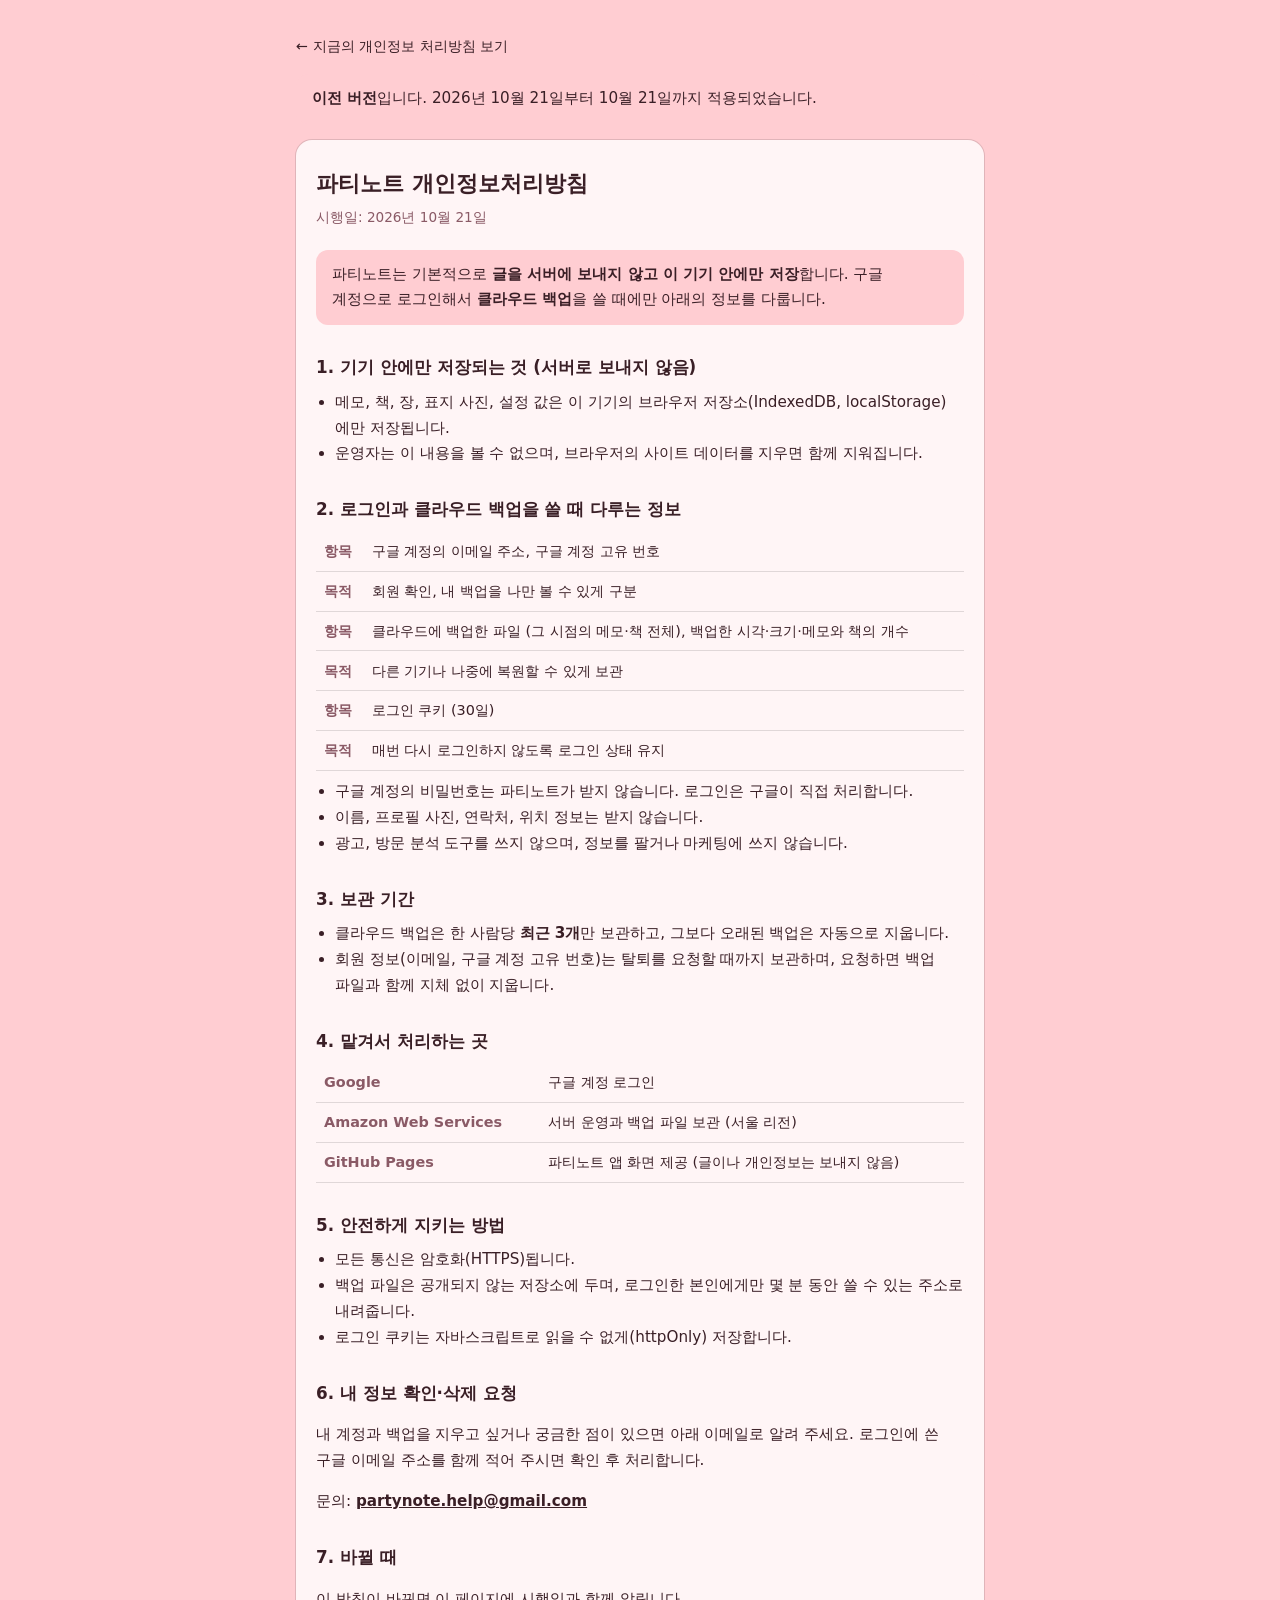
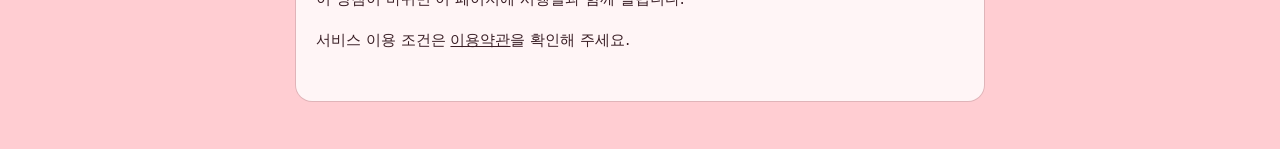
<file: privacy-20261021.html>
<!DOCTYPE html>
<html lang="ko">
<head>
    <meta charset="UTF-8">
    <meta name="viewport" content="width=device-width, initial-scale=1.0">
    <meta http-equiv="Content-Security-Policy" content="default-src 'self'; style-src 'self' 'unsafe-inline'; img-src 'self'; object-src 'none'; base-uri 'self'; form-action 'none'">
    <link rel="icon" type="image/png" href="./img/icons/favicon-32.png">
    <title>파티노트 개인정보 처리방침 (2026.10.21. ~ 2026.10.21.)</title>
    <style>
        :root { --bg: #FFCDD2; --surface: #FFF5F6; --text: #3A1F26; --sub: #8A5A66; --accent: #FF8FAB; --line: #0000001f; }
        * { box-sizing: border-box; }
        body { margin: 0; background: var(--bg); color: var(--text); font-family: system-ui, -apple-system, 'Apple SD Gothic Neo', sans-serif; line-height: 1.7; word-break: keep-all; overflow-wrap: anywhere; }
        main { max-width: 720px; margin: 0 auto; padding: 2rem 1rem 3rem; }
        article { background: var(--surface); border-radius: 1rem; padding: 1.5rem 1.25rem 2rem; box-shadow: 0 0 0 1px var(--line); }
        h1 { font-size: 1.4rem; margin: 0 0 .25rem; }
        h2 { font-size: 1.05rem; margin: 1.75rem 0 .5rem; }
        p, li { font-size: .95rem; }
        ul { padding-left: 1.2rem; margin: .25rem 0; }
        .date { color: var(--sub); font-size: .85rem; margin: 0 0 1.25rem; }
        .summary { background: var(--bg); border-radius: .75rem; padding: .75rem 1rem; }
        table { width: 100%; border-collapse: collapse; font-size: .9rem; margin: .5rem 0; }
        th, td { text-align: left; vertical-align: top; padding: .45rem .5rem; border-bottom: 1px solid var(--line); }
        th { white-space: nowrap; color: var(--sub); font-weight: 600; }
        a { color: inherit; }
        .back { display: inline-block; margin-bottom: 1rem; color: var(--text); text-decoration: none; font-size: .9rem; }
    </style>
</head>
<body>
<main>
    <a class="back" href="./privacy.html">← 지금의 개인정보 처리방침 보기</a>
    <p class="summary" style="margin:0 0 1rem"><b>이전 버전</b>입니다. 2026년 10월 21일부터 10월 21일까지 적용되었습니다.</p>
    <article>
        <h1>파티노트 개인정보처리방침</h1>
        <p class="date">시행일: 2026년 10월 21일</p>

        <p class="summary">
            파티노트는 기본적으로 <b>글을 서버에 보내지 않고 이 기기 안에만 저장</b>합니다.
            구글 계정으로 로그인해서 <b>클라우드 백업</b>을 쓸 때에만 아래의 정보를 다룹니다.
        </p>

        <h2>1. 기기 안에만 저장되는 것 (서버로 보내지 않음)</h2>
        <ul>
            <li>메모, 책, 장, 표지 사진, 설정 값은 이 기기의 브라우저 저장소(IndexedDB, localStorage)에만 저장됩니다.</li>
            <li>운영자는 이 내용을 볼 수 없으며, 브라우저의 사이트 데이터를 지우면 함께 지워집니다.</li>
        </ul>

        <h2>2. 로그인과 클라우드 백업을 쓸 때 다루는 정보</h2>
        <table>
            <tr><th>항목</th><td>구글 계정의 이메일 주소, 구글 계정 고유 번호</td></tr>
            <tr><th>목적</th><td>회원 확인, 내 백업을 나만 볼 수 있게 구분</td></tr>
            <tr><th>항목</th><td>클라우드에 백업한 파일 (그 시점의 메모·책 전체), 백업한 시각·크기·메모와 책의 개수</td></tr>
            <tr><th>목적</th><td>다른 기기나 나중에 복원할 수 있게 보관</td></tr>
            <tr><th>항목</th><td>로그인 쿠키 (30일)</td></tr>
            <tr><th>목적</th><td>매번 다시 로그인하지 않도록 로그인 상태 유지</td></tr>
        </table>
        <ul>
            <li>구글 계정의 비밀번호는 파티노트가 받지 않습니다. 로그인은 구글이 직접 처리합니다.</li>
            <li>이름, 프로필 사진, 연락처, 위치 정보는 받지 않습니다.</li>
            <li>광고, 방문 분석 도구를 쓰지 않으며, 정보를 팔거나 마케팅에 쓰지 않습니다.</li>
        </ul>

        <h2>3. 보관 기간</h2>
        <ul>
            <li>클라우드 백업은 한 사람당 <b>최근 3개</b>만 보관하고, 그보다 오래된 백업은 자동으로 지웁니다.</li>
            <li>회원 정보(이메일, 구글 계정 고유 번호)는 탈퇴를 요청할 때까지 보관하며, 요청하면 백업 파일과 함께 지체 없이 지웁니다.</li>
        </ul>

        <h2>4. 맡겨서 처리하는 곳</h2>
        <table>
            <tr><th>Google</th><td>구글 계정 로그인</td></tr>
            <tr><th>Amazon Web Services</th><td>서버 운영과 백업 파일 보관 (서울 리전)</td></tr>
            <tr><th>GitHub Pages</th><td>파티노트 앱 화면 제공 (글이나 개인정보는 보내지 않음)</td></tr>
        </table>

        <h2>5. 안전하게 지키는 방법</h2>
        <ul>
            <li>모든 통신은 암호화(HTTPS)됩니다.</li>
            <li>백업 파일은 공개되지 않는 저장소에 두며, 로그인한 본인에게만 몇 분 동안 쓸 수 있는 주소로 내려줍니다.</li>
            <li>로그인 쿠키는 자바스크립트로 읽을 수 없게(httpOnly) 저장합니다.</li>
        </ul>

        <h2>6. 내 정보 확인·삭제 요청</h2>
        <p>
            내 계정과 백업을 지우고 싶거나 궁금한 점이 있으면 아래 이메일로 알려 주세요.
            로그인에 쓴 구글 이메일 주소를 함께 적어 주시면 확인 후 처리합니다.
        </p>
        <p>문의: <a href="mailto:partynote.help@gmail.com"><b>partynote.help@gmail.com</b></a></p>

        <h2>7. 바뀔 때</h2>
        <p>이 방침이 바뀌면 이 페이지에 시행일과 함께 알립니다.</p>
        <p>서비스 이용 조건은 <a href="./terms.html">이용약관</a>을 확인해 주세요.</p>
    </article>
</main>
</body>
</html>
</file>
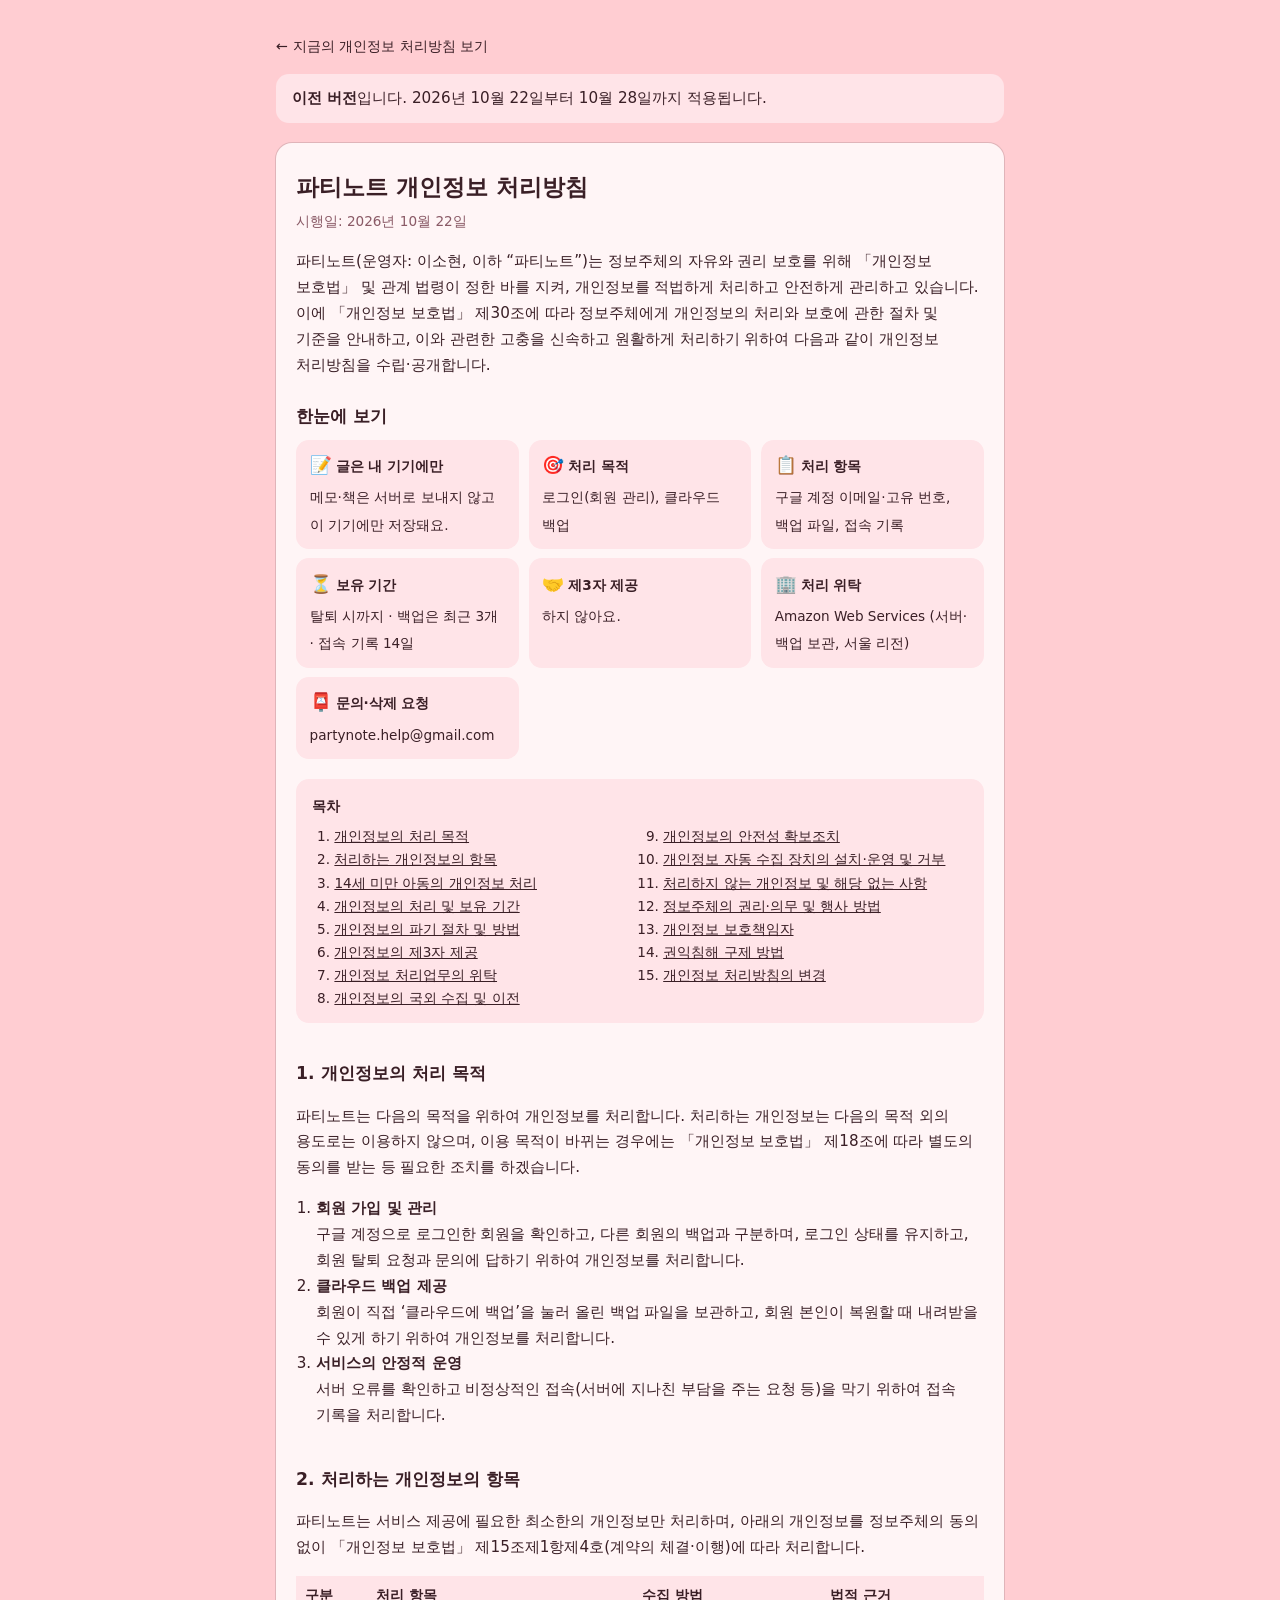
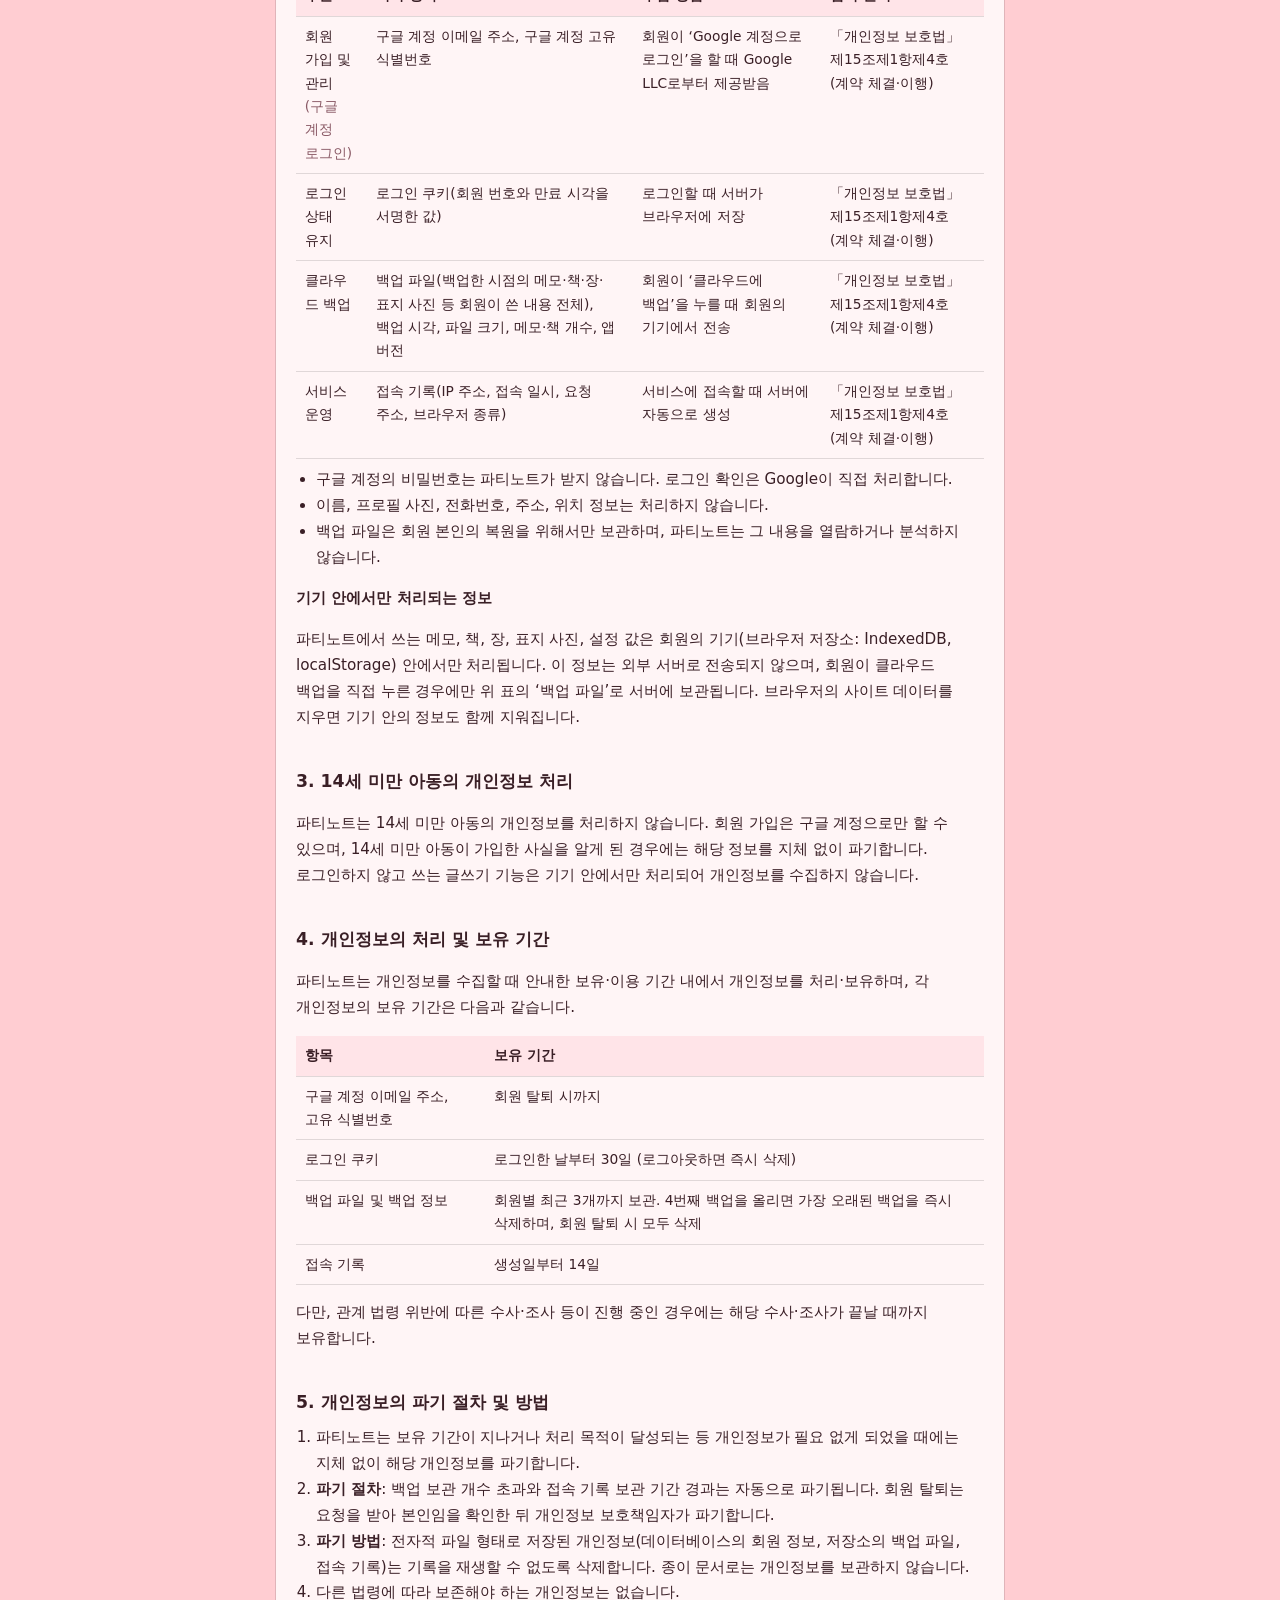
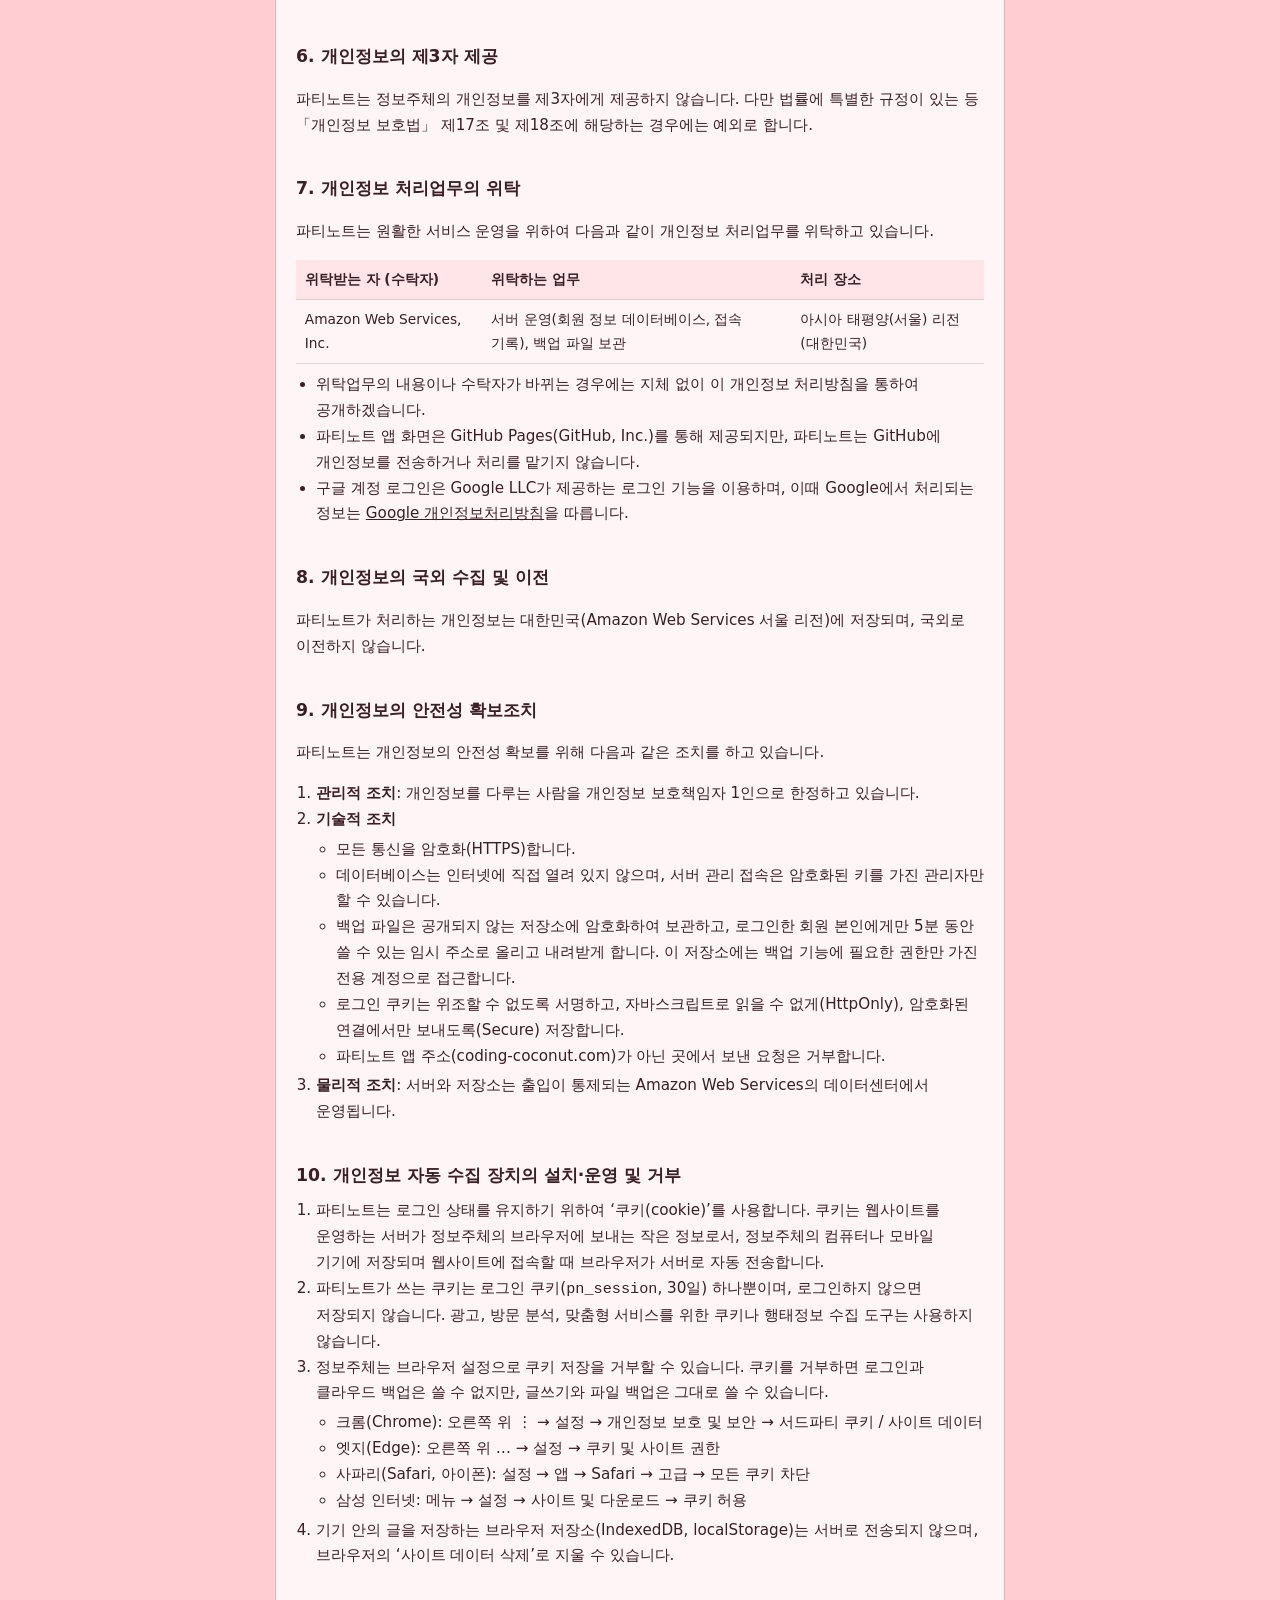
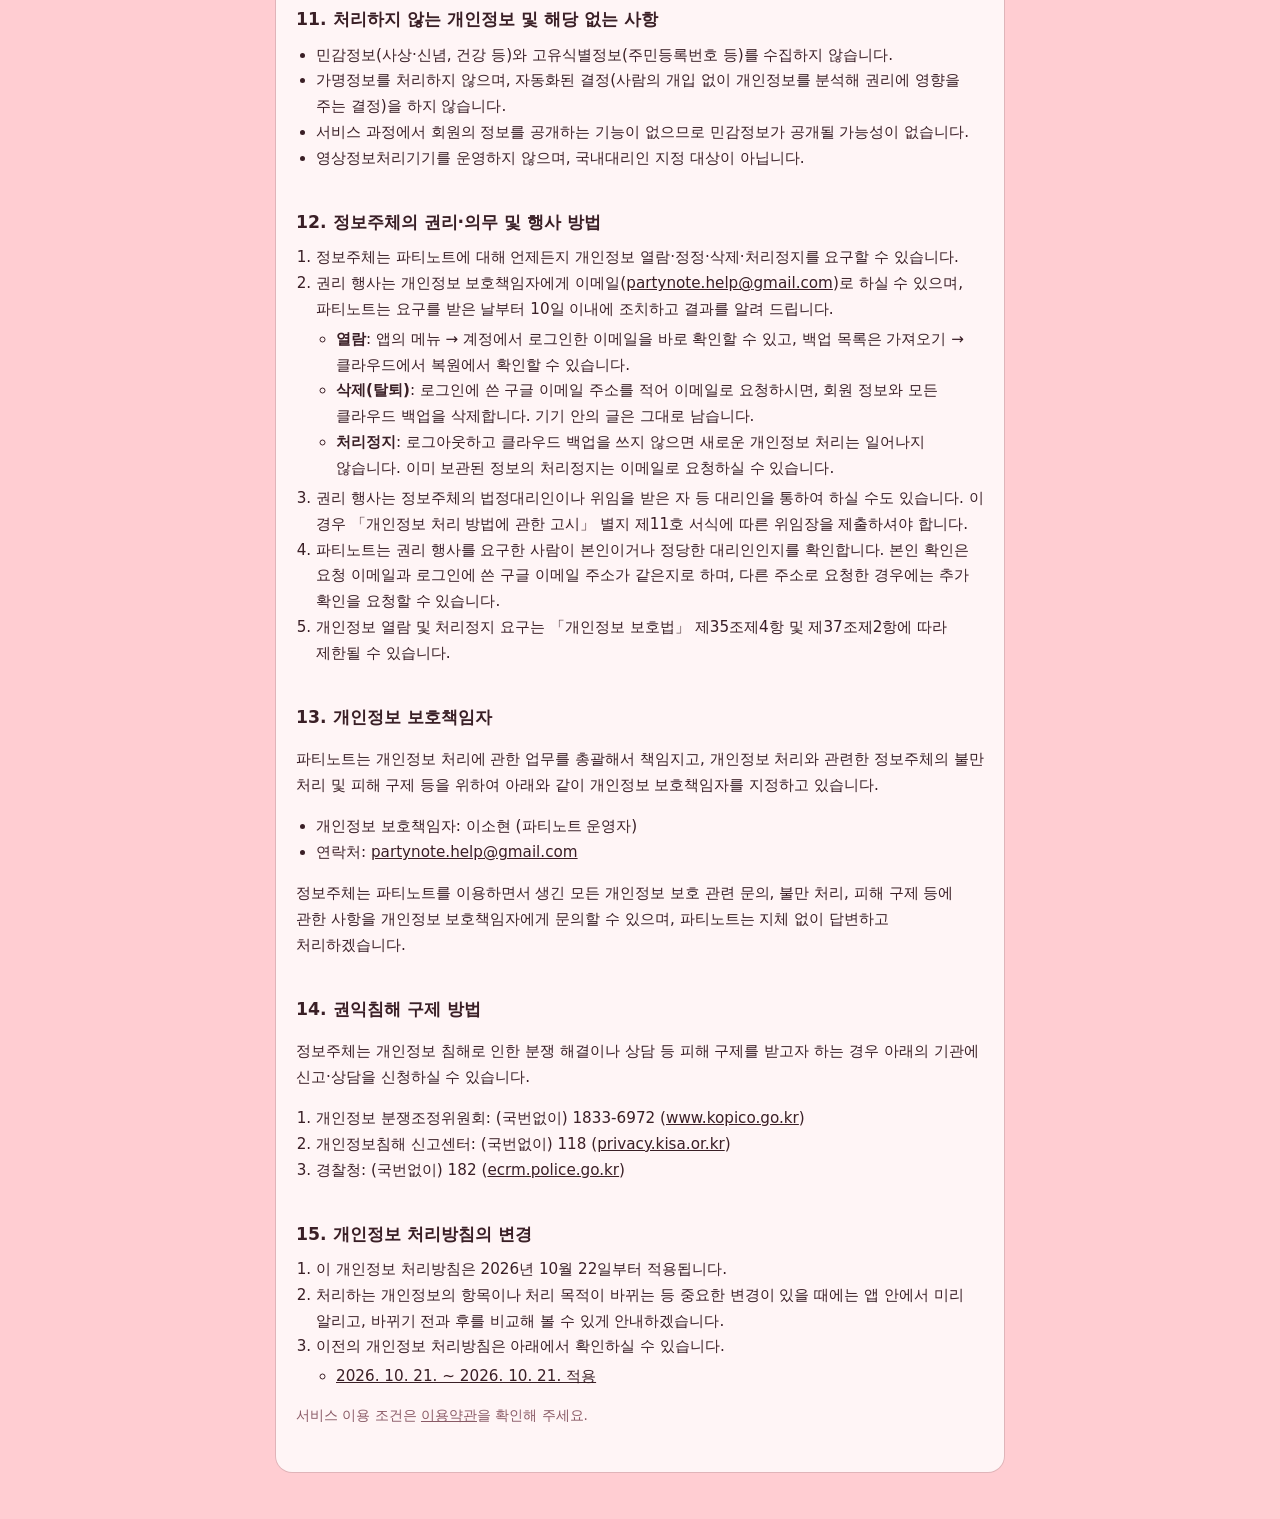
<file: privacy-20261022.html>
<!DOCTYPE html>
<html lang="ko">
<head>
    <meta charset="UTF-8">
    <meta name="viewport" content="width=device-width, initial-scale=1.0">
    <meta http-equiv="Content-Security-Policy" content="default-src 'self'; style-src 'self' 'unsafe-inline'; img-src 'self'; object-src 'none'; base-uri 'self'; form-action 'none'">
    <link rel="icon" type="image/png" href="./img/icons/favicon-32.png">
    <title>파티노트 개인정보 처리방침 (2026.10.22. ~ 2026.10.28.)</title>
    <style>
        :root { --bg: #FFCDD2; --surface: #FFF5F6; --text: #3A1F26; --sub: #8A5A66; --accent: #FF8FAB; --line: #0000001f; --soft: #FFE4E8; }
        * { box-sizing: border-box; }
        html { scroll-behavior: smooth; }
        body { margin: 0; background: var(--bg); color: var(--text); font-family: system-ui, -apple-system, 'Apple SD Gothic Neo', sans-serif; line-height: 1.7; word-break: keep-all; overflow-wrap: anywhere; }
        main { max-width: 760px; margin: 0 auto; padding: 2rem 1rem 3rem; }
        article { background: var(--surface); border-radius: 1rem; padding: 1.5rem 1.25rem 2rem; box-shadow: 0 0 0 1px var(--line); }
        h1 { font-size: 1.45rem; margin: 0 0 .25rem; }
        h2 { font-size: 1.08rem; margin: 2rem 0 .5rem; padding-top: .25rem; scroll-margin-top: 1rem; }
        h3 { font-size: .95rem; margin: 1rem 0 .35rem; }
        p, li { font-size: .95rem; }
        ul, ol { padding-left: 1.25rem; margin: .25rem 0; }
        .date { color: var(--sub); font-size: .85rem; margin: 0 0 1rem; }
        .lead { margin: 0 0 1.25rem; }
        a { color: inherit; }
        .back { display: inline-block; margin-bottom: 1rem; color: var(--text); text-decoration: none; font-size: .9rem; }
        .note { color: var(--sub); font-size: .85rem; }
        /* 표: 좁은 화면에서는 옆으로 밀어서 보기 */
        .table-wrap { overflow-x: auto; margin: .5rem 0; }
        table { width: 100%; min-width: 520px; border-collapse: collapse; font-size: .86rem; }
        th, td { text-align: left; vertical-align: top; padding: .5rem .55rem; border-bottom: 1px solid var(--line); }
        thead th { background: var(--soft); font-weight: 600; white-space: nowrap; }
        /* 좁은 화면: 표를 줄마다 카드처럼 위아래로 펼침 (칸 이름은 data-label) */
        @media (max-width: 560px) {
            table { min-width: 0; }
            thead { display: none; }
            tr { display: block; padding: .6rem .7rem; margin-bottom: .5rem; border-radius: .7rem; background: var(--soft); }
            td { display: block; border: 0; padding: .15rem 0; }
            td::before { content: attr(data-label); display: block; font-size: .75rem; font-weight: 600; color: var(--sub); }
        }
        /* 한눈에 보기 (주요 개인정보 처리 표시) */
        .labels { display: grid; grid-template-columns: repeat(auto-fill, minmax(200px, 1fr)); gap: .6rem; margin: .5rem 0 1.25rem; }
        .label { background: var(--soft); border-radius: .8rem; padding: .7rem .85rem; }
        .label b { display: block; font-size: .85rem; margin-bottom: .15rem; }
        .label span { font-size: .85rem; color: var(--text); }
        .label .icon { font-size: 1.1rem; margin-right: .25rem; }
        /* 목차 */
        nav.toc { background: var(--soft); border-radius: .8rem; padding: .8rem 1rem; margin: 0 0 .5rem; }
        nav.toc b { font-size: .9rem; }
        nav.toc ol { columns: 2; column-gap: 1.5rem; padding-left: 1.4rem; margin: .4rem 0 0; }
        nav.toc li { font-size: .85rem; break-inside: avoid; }
        @media (max-width: 520px) { nav.toc ol { columns: 1; } }
    </style>
</head>
<body>
<main>
    <a class="back" href="./privacy.html">← 지금의 개인정보 처리방침 보기</a>
    <p class="lead" style="background:var(--soft);border-radius:.8rem;padding:.7rem 1rem"><b>이전 버전</b>입니다. 2026년 10월 22일부터 10월 28일까지 적용됩니다.</p>
    <article>
        <h1>파티노트 개인정보 처리방침</h1>
        <p class="date">시행일: 2026년 10월 22일</p>

        <p class="lead">
            파티노트(운영자: 이소현, 이하 “파티노트”)는 정보주체의 자유와 권리 보호를 위해 「개인정보 보호법」 및 관계 법령이 정한 바를 지켜,
            개인정보를 적법하게 처리하고 안전하게 관리하고 있습니다.
            이에 「개인정보 보호법」 제30조에 따라 정보주체에게 개인정보의 처리와 보호에 관한 절차 및 기준을 안내하고,
            이와 관련한 고충을 신속하고 원활하게 처리하기 위하여 다음과 같이 개인정보 처리방침을 수립·공개합니다.
        </p>

        <h2 style="margin-top:0">한눈에 보기</h2>
        <div class="labels">
            <div class="label"><b><span class="icon">📝</span>글은 내 기기에만</b><span>메모·책은 서버로 보내지 않고 이 기기에만 저장돼요.</span></div>
            <div class="label"><b><span class="icon">🎯</span>처리 목적</b><span>로그인(회원 관리), 클라우드 백업</span></div>
            <div class="label"><b><span class="icon">📋</span>처리 항목</b><span>구글 계정 이메일·고유 번호, 백업 파일, 접속 기록</span></div>
            <div class="label"><b><span class="icon">⏳</span>보유 기간</b><span>탈퇴 시까지 · 백업은 최근 3개 · 접속 기록 14일</span></div>
            <div class="label"><b><span class="icon">🤝</span>제3자 제공</b><span>하지 않아요.</span></div>
            <div class="label"><b><span class="icon">🏢</span>처리 위탁</b><span>Amazon Web Services (서버·백업 보관, 서울 리전)</span></div>
            <div class="label"><b><span class="icon">📮</span>문의·삭제 요청</b><span>partynote.help@gmail.com</span></div>
        </div>

        <nav class="toc" aria-label="목차">
            <b>목차</b>
            <ol>
                <li><a href="#purpose">개인정보의 처리 목적</a></li>
                <li><a href="#items">처리하는 개인정보의 항목</a></li>
                <li><a href="#children">14세 미만 아동의 개인정보 처리</a></li>
                <li><a href="#period">개인정보의 처리 및 보유 기간</a></li>
                <li><a href="#destroy">개인정보의 파기 절차 및 방법</a></li>
                <li><a href="#third">개인정보의 제3자 제공</a></li>
                <li><a href="#consign">개인정보 처리업무의 위탁</a></li>
                <li><a href="#abroad">개인정보의 국외 수집 및 이전</a></li>
                <li><a href="#safety">개인정보의 안전성 확보조치</a></li>
                <li><a href="#cookie">개인정보 자동 수집 장치의 설치·운영 및 거부</a></li>
                <li><a href="#none">처리하지 않는 개인정보 및 해당 없는 사항</a></li>
                <li><a href="#rights">정보주체의 권리·의무 및 행사 방법</a></li>
                <li><a href="#officer">개인정보 보호책임자</a></li>
                <li><a href="#remedy">권익침해 구제 방법</a></li>
                <li><a href="#change">개인정보 처리방침의 변경</a></li>
            </ol>
        </nav>

        <h2 id="purpose">1. 개인정보의 처리 목적</h2>
        <p>파티노트는 다음의 목적을 위하여 개인정보를 처리합니다. 처리하는 개인정보는 다음의 목적 외의 용도로는 이용하지 않으며, 이용 목적이 바뀌는 경우에는 「개인정보 보호법」 제18조에 따라 별도의 동의를 받는 등 필요한 조치를 하겠습니다.</p>
        <ol>
            <li><b>회원 가입 및 관리</b><br>구글 계정으로 로그인한 회원을 확인하고, 다른 회원의 백업과 구분하며, 로그인 상태를 유지하고, 회원 탈퇴 요청과 문의에 답하기 위하여 개인정보를 처리합니다.</li>
            <li><b>클라우드 백업 제공</b><br>회원이 직접 ‘클라우드에 백업’을 눌러 올린 백업 파일을 보관하고, 회원 본인이 복원할 때 내려받을 수 있게 하기 위하여 개인정보를 처리합니다.</li>
            <li><b>서비스의 안정적 운영</b><br>서버 오류를 확인하고 비정상적인 접속(서버에 지나친 부담을 주는 요청 등)을 막기 위하여 접속 기록을 처리합니다.</li>
        </ol>

        <h2 id="items">2. 처리하는 개인정보의 항목</h2>
        <p>파티노트는 서비스 제공에 필요한 최소한의 개인정보만 처리하며, 아래의 개인정보를 정보주체의 동의 없이 「개인정보 보호법」 제15조제1항제4호(계약의 체결·이행)에 따라 처리합니다.</p>
        <div class="table-wrap">
            <table>
                <thead><tr><th>구분</th><th>처리 항목</th><th>수집 방법</th><th>법적 근거</th></tr></thead>
                <tbody>
                    <tr><td data-label="구분">회원 가입 및 관리<br><span class="note">(구글 계정 로그인)</span></td><td data-label="처리 항목">구글 계정 이메일 주소, 구글 계정 고유 식별번호</td><td data-label="수집 방법">회원이 ‘Google 계정으로 로그인’을 할 때 Google LLC로부터 제공받음</td><td data-label="법적 근거">「개인정보 보호법」 제15조제1항제4호(계약 체결·이행)</td></tr>
                    <tr><td data-label="구분">로그인 상태 유지</td><td data-label="처리 항목">로그인 쿠키(회원 번호와 만료 시각을 서명한 값)</td><td data-label="수집 방법">로그인할 때 서버가 브라우저에 저장</td><td data-label="법적 근거">「개인정보 보호법」 제15조제1항제4호(계약 체결·이행)</td></tr>
                    <tr><td data-label="구분">클라우드 백업</td><td data-label="처리 항목">백업 파일(백업한 시점의 메모·책·장·표지 사진 등 회원이 쓴 내용 전체), 백업 시각, 파일 크기, 메모·책 개수, 앱 버전</td><td data-label="수집 방법">회원이 ‘클라우드에 백업’을 누를 때 회원의 기기에서 전송</td><td data-label="법적 근거">「개인정보 보호법」 제15조제1항제4호(계약 체결·이행)</td></tr>
                    <tr><td data-label="구분">서비스 운영</td><td data-label="처리 항목">접속 기록(IP 주소, 접속 일시, 요청 주소, 브라우저 종류)</td><td data-label="수집 방법">서비스에 접속할 때 서버에 자동으로 생성</td><td data-label="법적 근거">「개인정보 보호법」 제15조제1항제4호(계약 체결·이행)</td></tr>
                </tbody>
            </table>
        </div>
        <ul>
            <li>구글 계정의 비밀번호는 파티노트가 받지 않습니다. 로그인 확인은 Google이 직접 처리합니다.</li>
            <li>이름, 프로필 사진, 전화번호, 주소, 위치 정보는 처리하지 않습니다.</li>
            <li>백업 파일은 회원 본인의 복원을 위해서만 보관하며, 파티노트는 그 내용을 열람하거나 분석하지 않습니다.</li>
        </ul>
        <h3>기기 안에서만 처리되는 정보</h3>
        <p>
            파티노트에서 쓰는 메모, 책, 장, 표지 사진, 설정 값은 회원의 기기(브라우저 저장소: IndexedDB, localStorage) 안에서만 처리됩니다.
            이 정보는 외부 서버로 전송되지 않으며, 회원이 클라우드 백업을 직접 누른 경우에만 위 표의 ‘백업 파일’로 서버에 보관됩니다.
            브라우저의 사이트 데이터를 지우면 기기 안의 정보도 함께 지워집니다.
        </p>

        <h2 id="children">3. 14세 미만 아동의 개인정보 처리</h2>
        <p>파티노트는 14세 미만 아동의 개인정보를 처리하지 않습니다. 회원 가입은 구글 계정으로만 할 수 있으며, 14세 미만 아동이 가입한 사실을 알게 된 경우에는 해당 정보를 지체 없이 파기합니다. 로그인하지 않고 쓰는 글쓰기 기능은 기기 안에서만 처리되어 개인정보를 수집하지 않습니다.</p>

        <h2 id="period">4. 개인정보의 처리 및 보유 기간</h2>
        <p>파티노트는 개인정보를 수집할 때 안내한 보유·이용 기간 내에서 개인정보를 처리·보유하며, 각 개인정보의 보유 기간은 다음과 같습니다.</p>
        <div class="table-wrap">
            <table>
                <thead><tr><th>항목</th><th>보유 기간</th></tr></thead>
                <tbody>
                    <tr><td data-label="항목">구글 계정 이메일 주소, 고유 식별번호</td><td data-label="보유 기간">회원 탈퇴 시까지</td></tr>
                    <tr><td data-label="항목">로그인 쿠키</td><td data-label="보유 기간">로그인한 날부터 30일 (로그아웃하면 즉시 삭제)</td></tr>
                    <tr><td data-label="항목">백업 파일 및 백업 정보</td><td data-label="보유 기간">회원별 최근 3개까지 보관. 4번째 백업을 올리면 가장 오래된 백업을 즉시 삭제하며, 회원 탈퇴 시 모두 삭제</td></tr>
                    <tr><td data-label="항목">접속 기록</td><td data-label="보유 기간">생성일부터 14일</td></tr>
                </tbody>
            </table>
        </div>
        <p>다만, 관계 법령 위반에 따른 수사·조사 등이 진행 중인 경우에는 해당 수사·조사가 끝날 때까지 보유합니다.</p>

        <h2 id="destroy">5. 개인정보의 파기 절차 및 방법</h2>
        <ol>
            <li>파티노트는 보유 기간이 지나거나 처리 목적이 달성되는 등 개인정보가 필요 없게 되었을 때에는 지체 없이 해당 개인정보를 파기합니다.</li>
            <li><b>파기 절차</b>: 백업 보관 개수 초과와 접속 기록 보관 기간 경과는 자동으로 파기됩니다. 회원 탈퇴는 요청을 받아 본인임을 확인한 뒤 개인정보 보호책임자가 파기합니다.</li>
            <li><b>파기 방법</b>: 전자적 파일 형태로 저장된 개인정보(데이터베이스의 회원 정보, 저장소의 백업 파일, 접속 기록)는 기록을 재생할 수 없도록 삭제합니다. 종이 문서로는 개인정보를 보관하지 않습니다.</li>
            <li>다른 법령에 따라 보존해야 하는 개인정보는 없습니다.</li>
        </ol>

        <h2 id="third">6. 개인정보의 제3자 제공</h2>
        <p>파티노트는 정보주체의 개인정보를 제3자에게 제공하지 않습니다. 다만 법률에 특별한 규정이 있는 등 「개인정보 보호법」 제17조 및 제18조에 해당하는 경우에는 예외로 합니다.</p>

        <h2 id="consign">7. 개인정보 처리업무의 위탁</h2>
        <p>파티노트는 원활한 서비스 운영을 위하여 다음과 같이 개인정보 처리업무를 위탁하고 있습니다.</p>
        <div class="table-wrap">
            <table>
                <thead><tr><th>위탁받는 자 (수탁자)</th><th>위탁하는 업무</th><th>처리 장소</th></tr></thead>
                <tbody>
                    <tr><td data-label="위탁받는 자 (수탁자)">Amazon Web Services, Inc.</td><td data-label="위탁하는 업무">서버 운영(회원 정보 데이터베이스, 접속 기록), 백업 파일 보관</td><td data-label="처리 장소">아시아 태평양(서울) 리전 (대한민국)</td></tr>
                </tbody>
            </table>
        </div>
        <ul>
            <li>위탁업무의 내용이나 수탁자가 바뀌는 경우에는 지체 없이 이 개인정보 처리방침을 통하여 공개하겠습니다.</li>
            <li>파티노트 앱 화면은 GitHub Pages(GitHub, Inc.)를 통해 제공되지만, 파티노트는 GitHub에 개인정보를 전송하거나 처리를 맡기지 않습니다.</li>
            <li>구글 계정 로그인은 Google LLC가 제공하는 로그인 기능을 이용하며, 이때 Google에서 처리되는 정보는 <a href="https://policies.google.com/privacy?hl=ko" target="_blank" rel="noopener">Google 개인정보처리방침</a>을 따릅니다.</li>
        </ul>

        <h2 id="abroad">8. 개인정보의 국외 수집 및 이전</h2>
        <p>파티노트가 처리하는 개인정보는 대한민국(Amazon Web Services 서울 리전)에 저장되며, 국외로 이전하지 않습니다.</p>

        <h2 id="safety">9. 개인정보의 안전성 확보조치</h2>
        <p>파티노트는 개인정보의 안전성 확보를 위해 다음과 같은 조치를 하고 있습니다.</p>
        <ol>
            <li><b>관리적 조치</b>: 개인정보를 다루는 사람을 개인정보 보호책임자 1인으로 한정하고 있습니다.</li>
            <li><b>기술적 조치</b>
                <ul>
                    <li>모든 통신을 암호화(HTTPS)합니다.</li>
                    <li>데이터베이스는 인터넷에 직접 열려 있지 않으며, 서버 관리 접속은 암호화된 키를 가진 관리자만 할 수 있습니다.</li>
                    <li>백업 파일은 공개되지 않는 저장소에 암호화하여 보관하고, 로그인한 회원 본인에게만 5분 동안 쓸 수 있는 임시 주소로 올리고 내려받게 합니다. 이 저장소에는 백업 기능에 필요한 권한만 가진 전용 계정으로 접근합니다.</li>
                    <li>로그인 쿠키는 위조할 수 없도록 서명하고, 자바스크립트로 읽을 수 없게(HttpOnly), 암호화된 연결에서만 보내도록(Secure) 저장합니다.</li>
                    <li>파티노트 앱 주소(coding-coconut.com)가 아닌 곳에서 보낸 요청은 거부합니다.</li>
                </ul>
            </li>
            <li><b>물리적 조치</b>: 서버와 저장소는 출입이 통제되는 Amazon Web Services의 데이터센터에서 운영됩니다.</li>
        </ol>

        <h2 id="cookie">10. 개인정보 자동 수집 장치의 설치·운영 및 거부</h2>
        <ol>
            <li>파티노트는 로그인 상태를 유지하기 위하여 ‘쿠키(cookie)’를 사용합니다. 쿠키는 웹사이트를 운영하는 서버가 정보주체의 브라우저에 보내는 작은 정보로서, 정보주체의 컴퓨터나 모바일 기기에 저장되며 웹사이트에 접속할 때 브라우저가 서버로 자동 전송합니다.</li>
            <li>파티노트가 쓰는 쿠키는 로그인 쿠키(<code>pn_session</code>, 30일) 하나뿐이며, 로그인하지 않으면 저장되지 않습니다. 광고, 방문 분석, 맞춤형 서비스를 위한 쿠키나 행태정보 수집 도구는 사용하지 않습니다.</li>
            <li>정보주체는 브라우저 설정으로 쿠키 저장을 거부할 수 있습니다. 쿠키를 거부하면 로그인과 클라우드 백업은 쓸 수 없지만, 글쓰기와 파일 백업은 그대로 쓸 수 있습니다.
                <ul>
                    <li>크롬(Chrome): 오른쪽 위 ⋮ → 설정 → 개인정보 보호 및 보안 → 서드파티 쿠키 / 사이트 데이터</li>
                    <li>엣지(Edge): 오른쪽 위 … → 설정 → 쿠키 및 사이트 권한</li>
                    <li>사파리(Safari, 아이폰): 설정 → 앱 → Safari → 고급 → 모든 쿠키 차단</li>
                    <li>삼성 인터넷: 메뉴 → 설정 → 사이트 및 다운로드 → 쿠키 허용</li>
                </ul>
            </li>
            <li>기기 안의 글을 저장하는 브라우저 저장소(IndexedDB, localStorage)는 서버로 전송되지 않으며, 브라우저의 ‘사이트 데이터 삭제’로 지울 수 있습니다.</li>
        </ol>

        <h2 id="none">11. 처리하지 않는 개인정보 및 해당 없는 사항</h2>
        <ul>
            <li>민감정보(사상·신념, 건강 등)와 고유식별정보(주민등록번호 등)를 수집하지 않습니다.</li>
            <li>가명정보를 처리하지 않으며, 자동화된 결정(사람의 개입 없이 개인정보를 분석해 권리에 영향을 주는 결정)을 하지 않습니다.</li>
            <li>서비스 과정에서 회원의 정보를 공개하는 기능이 없으므로 민감정보가 공개될 가능성이 없습니다.</li>
            <li>영상정보처리기기를 운영하지 않으며, 국내대리인 지정 대상이 아닙니다.</li>
        </ul>

        <h2 id="rights">12. 정보주체의 권리·의무 및 행사 방법</h2>
        <ol>
            <li>정보주체는 파티노트에 대해 언제든지 개인정보 열람·정정·삭제·처리정지를 요구할 수 있습니다.</li>
            <li>권리 행사는 개인정보 보호책임자에게 이메일(<a href="mailto:partynote.help@gmail.com">partynote.help@gmail.com</a>)로 하실 수 있으며, 파티노트는 요구를 받은 날부터 10일 이내에 조치하고 결과를 알려 드립니다.
                <ul>
                    <li><b>열람</b>: 앱의 메뉴 → 계정에서 로그인한 이메일을 바로 확인할 수 있고, 백업 목록은 가져오기 → 클라우드에서 복원에서 확인할 수 있습니다.</li>
                    <li><b>삭제(탈퇴)</b>: 로그인에 쓴 구글 이메일 주소를 적어 이메일로 요청하시면, 회원 정보와 모든 클라우드 백업을 삭제합니다. 기기 안의 글은 그대로 남습니다.</li>
                    <li><b>처리정지</b>: 로그아웃하고 클라우드 백업을 쓰지 않으면 새로운 개인정보 처리는 일어나지 않습니다. 이미 보관된 정보의 처리정지는 이메일로 요청하실 수 있습니다.</li>
                </ul>
            </li>
            <li>권리 행사는 정보주체의 법정대리인이나 위임을 받은 자 등 대리인을 통하여 하실 수도 있습니다. 이 경우 「개인정보 처리 방법에 관한 고시」 별지 제11호 서식에 따른 위임장을 제출하셔야 합니다.</li>
            <li>파티노트는 권리 행사를 요구한 사람이 본인이거나 정당한 대리인인지를 확인합니다. 본인 확인은 요청 이메일과 로그인에 쓴 구글 이메일 주소가 같은지로 하며, 다른 주소로 요청한 경우에는 추가 확인을 요청할 수 있습니다.</li>
            <li>개인정보 열람 및 처리정지 요구는 「개인정보 보호법」 제35조제4항 및 제37조제2항에 따라 제한될 수 있습니다.</li>
        </ol>

        <h2 id="officer">13. 개인정보 보호책임자</h2>
        <p>파티노트는 개인정보 처리에 관한 업무를 총괄해서 책임지고, 개인정보 처리와 관련한 정보주체의 불만 처리 및 피해 구제 등을 위하여 아래와 같이 개인정보 보호책임자를 지정하고 있습니다.</p>
        <ul>
            <li>개인정보 보호책임자: 이소현 (파티노트 운영자)</li>
            <li>연락처: <a href="mailto:partynote.help@gmail.com">partynote.help@gmail.com</a></li>
        </ul>
        <p>정보주체는 파티노트를 이용하면서 생긴 모든 개인정보 보호 관련 문의, 불만 처리, 피해 구제 등에 관한 사항을 개인정보 보호책임자에게 문의할 수 있으며, 파티노트는 지체 없이 답변하고 처리하겠습니다.</p>

        <h2 id="remedy">14. 권익침해 구제 방법</h2>
        <p>정보주체는 개인정보 침해로 인한 분쟁 해결이나 상담 등 피해 구제를 받고자 하는 경우 아래의 기관에 신고·상담을 신청하실 수 있습니다.</p>
        <ol>
            <li>개인정보 분쟁조정위원회: (국번없이) 1833-6972 (<a href="https://www.kopico.go.kr" target="_blank" rel="noopener">www.kopico.go.kr</a>)</li>
            <li>개인정보침해 신고센터: (국번없이) 118 (<a href="https://privacy.kisa.or.kr" target="_blank" rel="noopener">privacy.kisa.or.kr</a>)</li>
            <li>경찰청: (국번없이) 182 (<a href="https://ecrm.police.go.kr" target="_blank" rel="noopener">ecrm.police.go.kr</a>)</li>
        </ol>

        <h2 id="change">15. 개인정보 처리방침의 변경</h2>
        <ol>
            <li>이 개인정보 처리방침은 2026년 10월 22일부터 적용됩니다.</li>
            <li>처리하는 개인정보의 항목이나 처리 목적이 바뀌는 등 중요한 변경이 있을 때에는 앱 안에서 미리 알리고, 바뀌기 전과 후를 비교해 볼 수 있게 안내하겠습니다.</li>
            <li>이전의 개인정보 처리방침은 아래에서 확인하실 수 있습니다.
                <ul>
                    <li><a href="./privacy-20261021.html">2026. 10. 21. ~ 2026. 10. 21. 적용</a></li>
                </ul>
            </li>
        </ol>
        <p class="note">서비스 이용 조건은 <a href="./terms.html">이용약관</a>을 확인해 주세요.</p>
    </article>
</main>
</body>
</html>
</file>
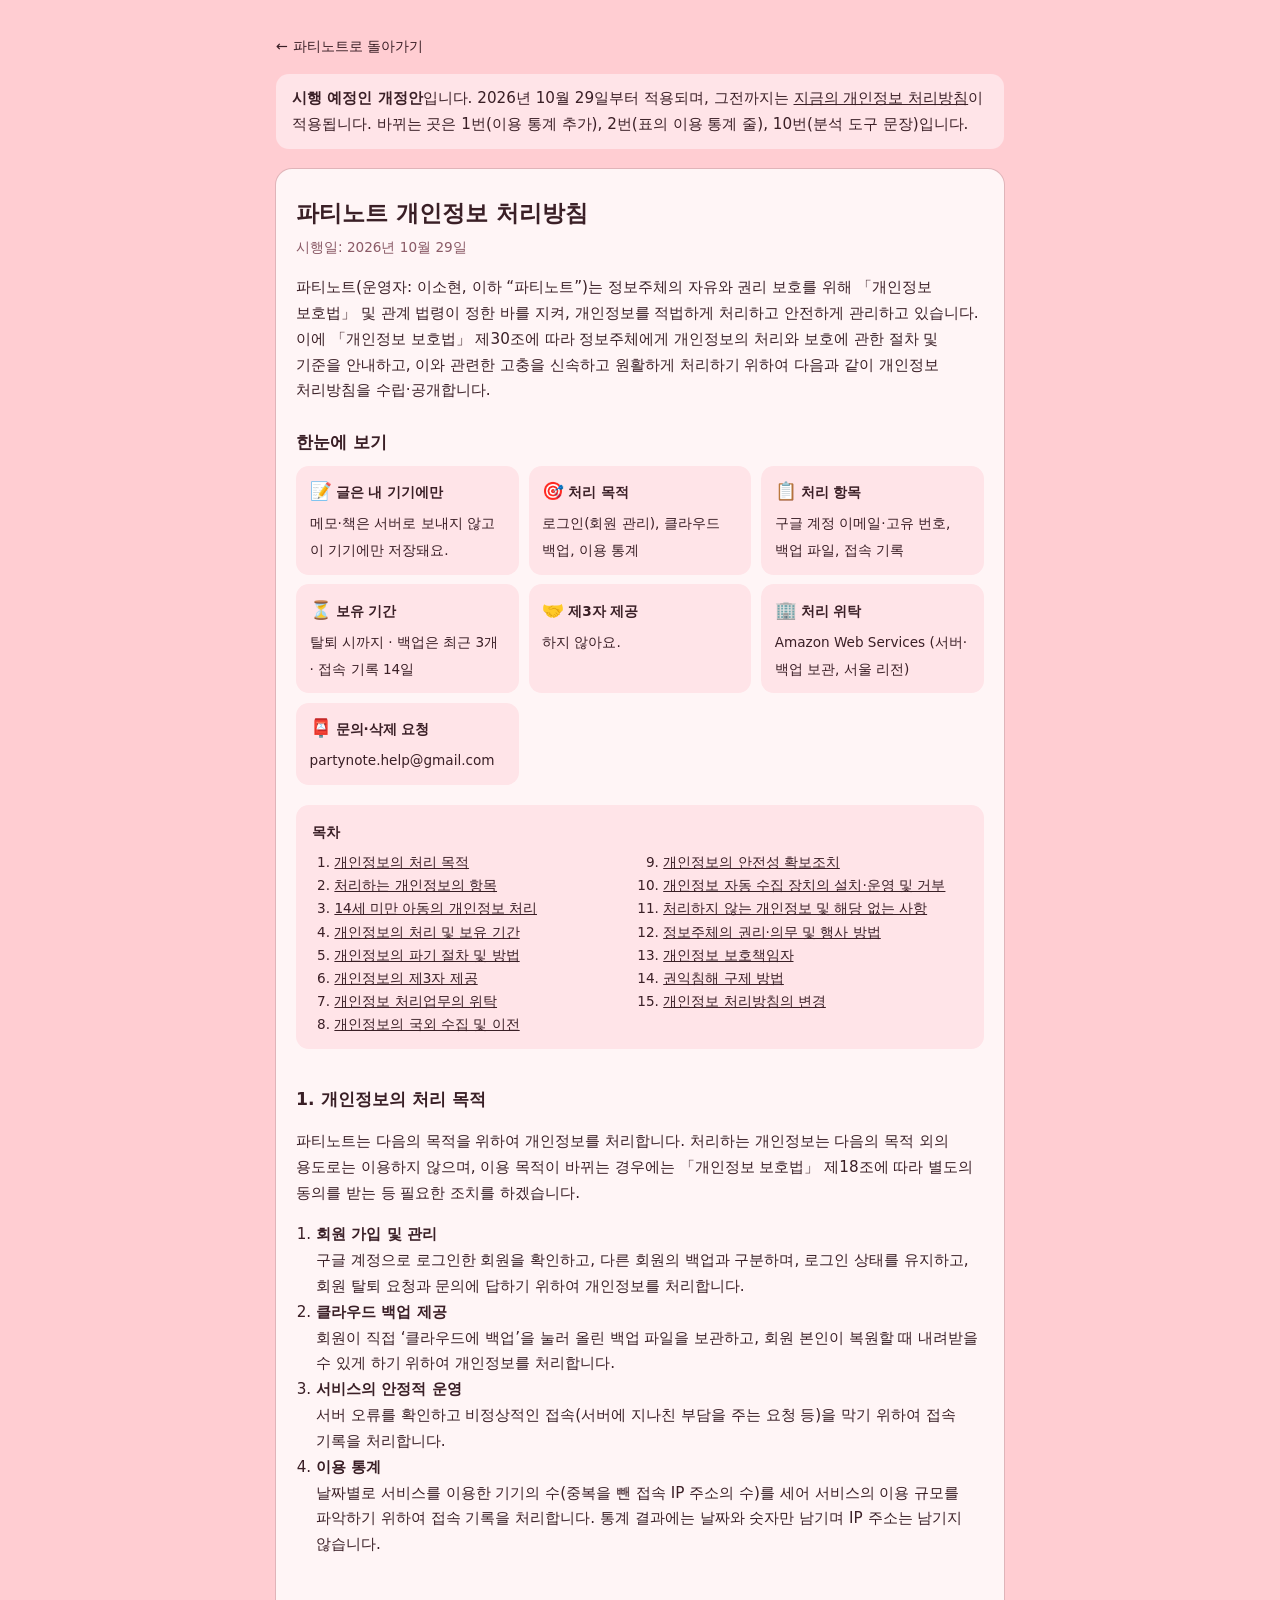
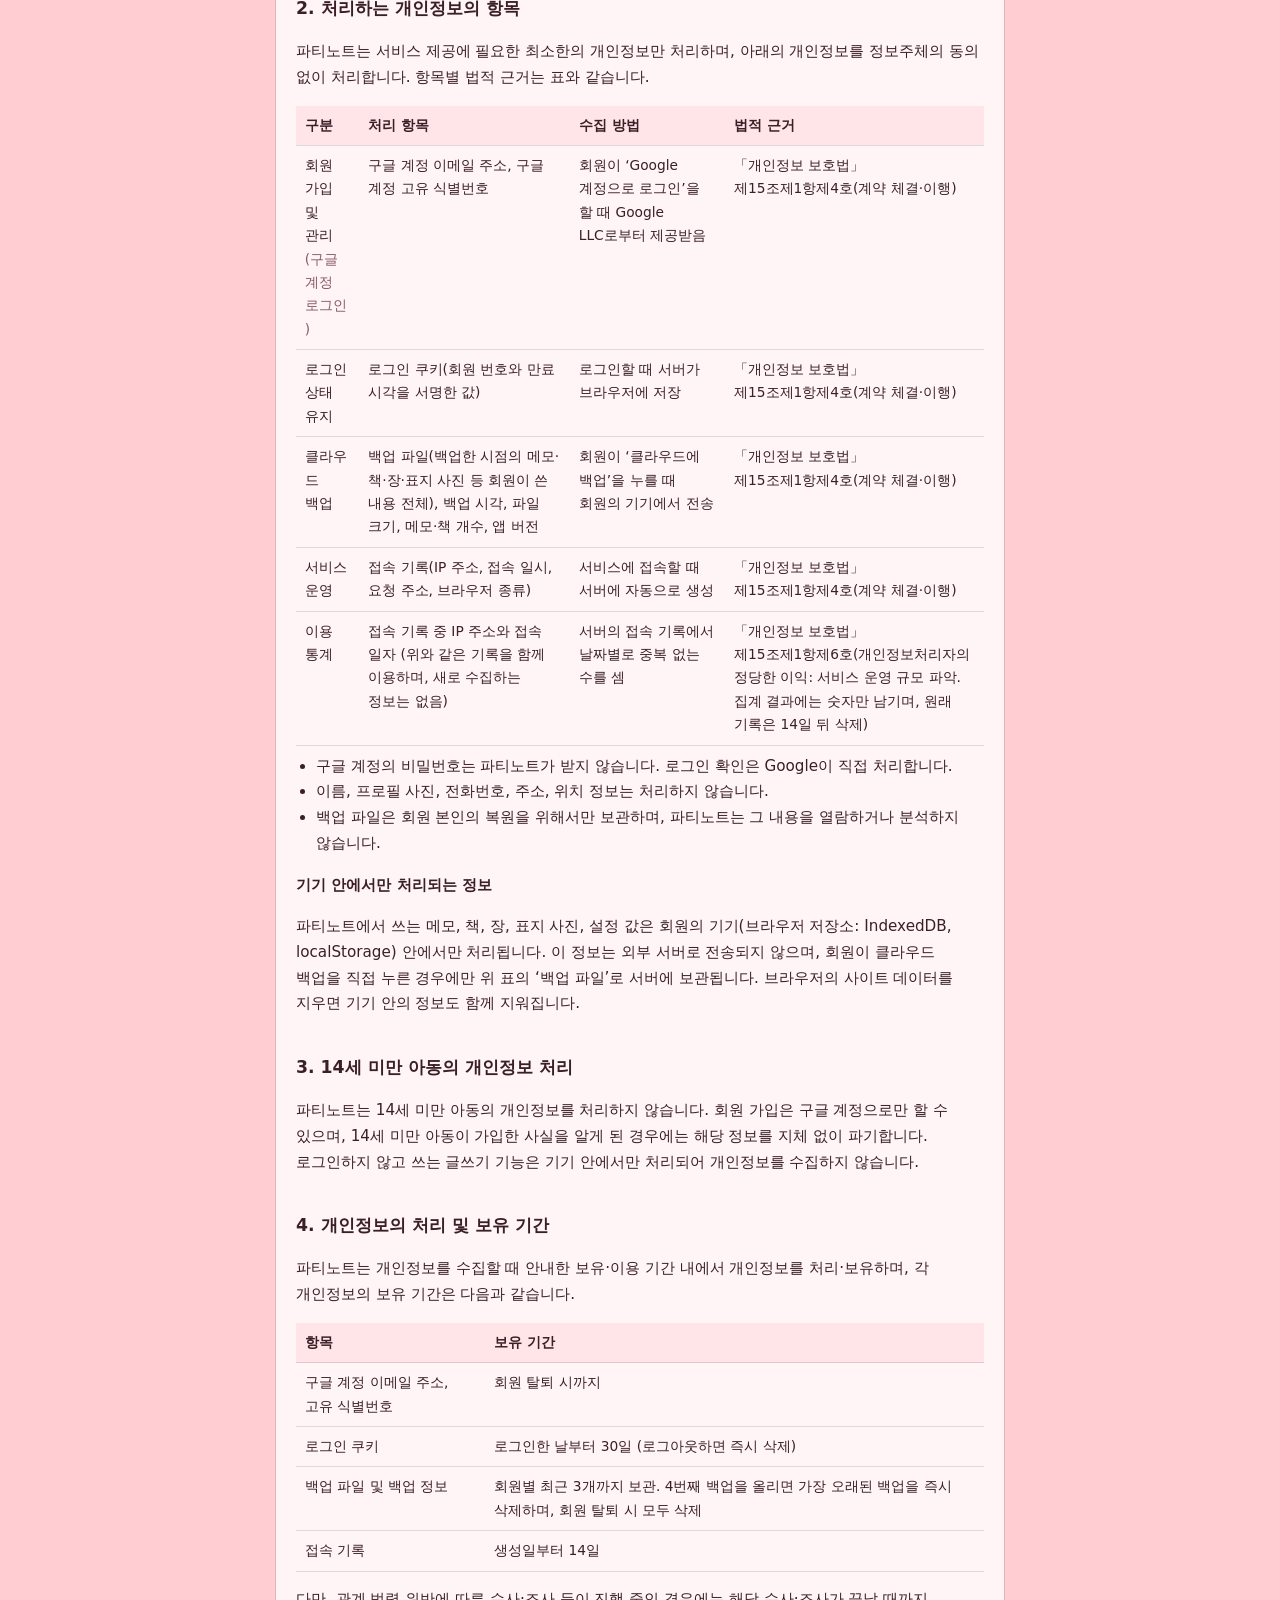
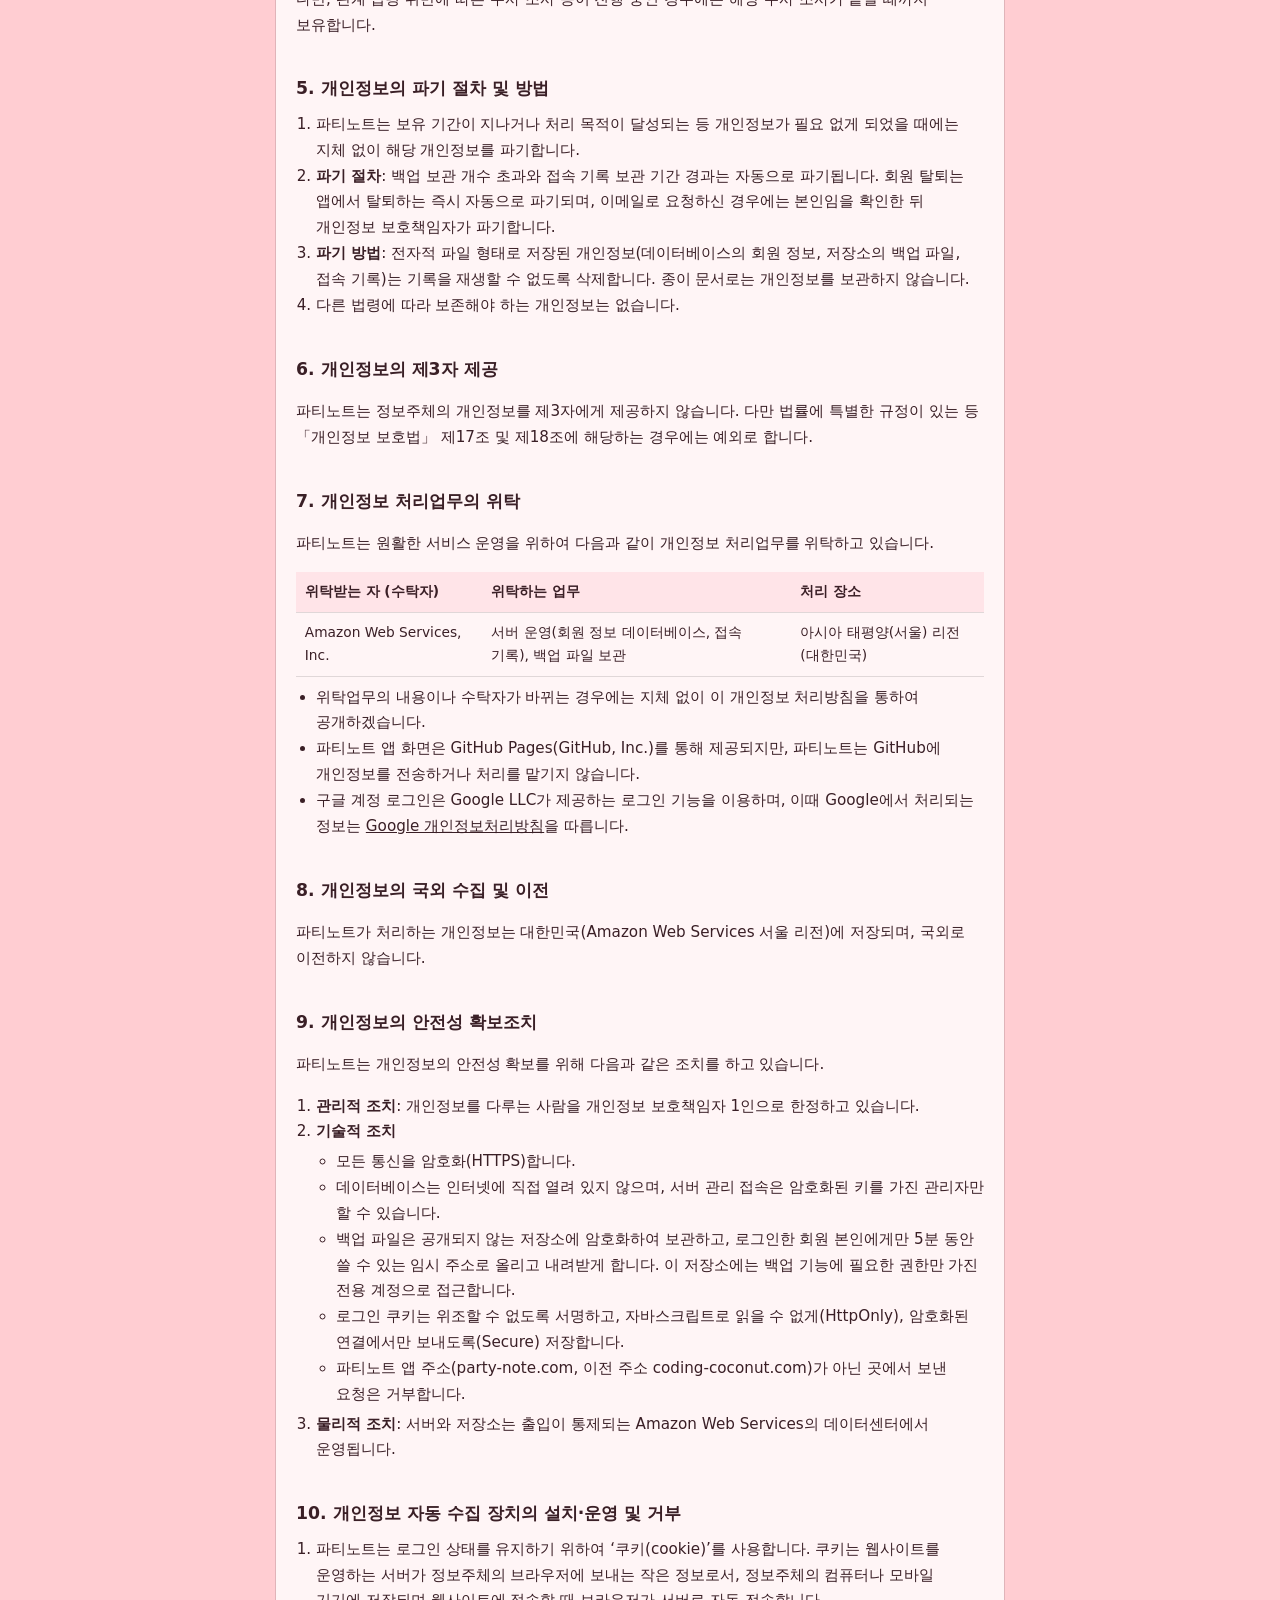
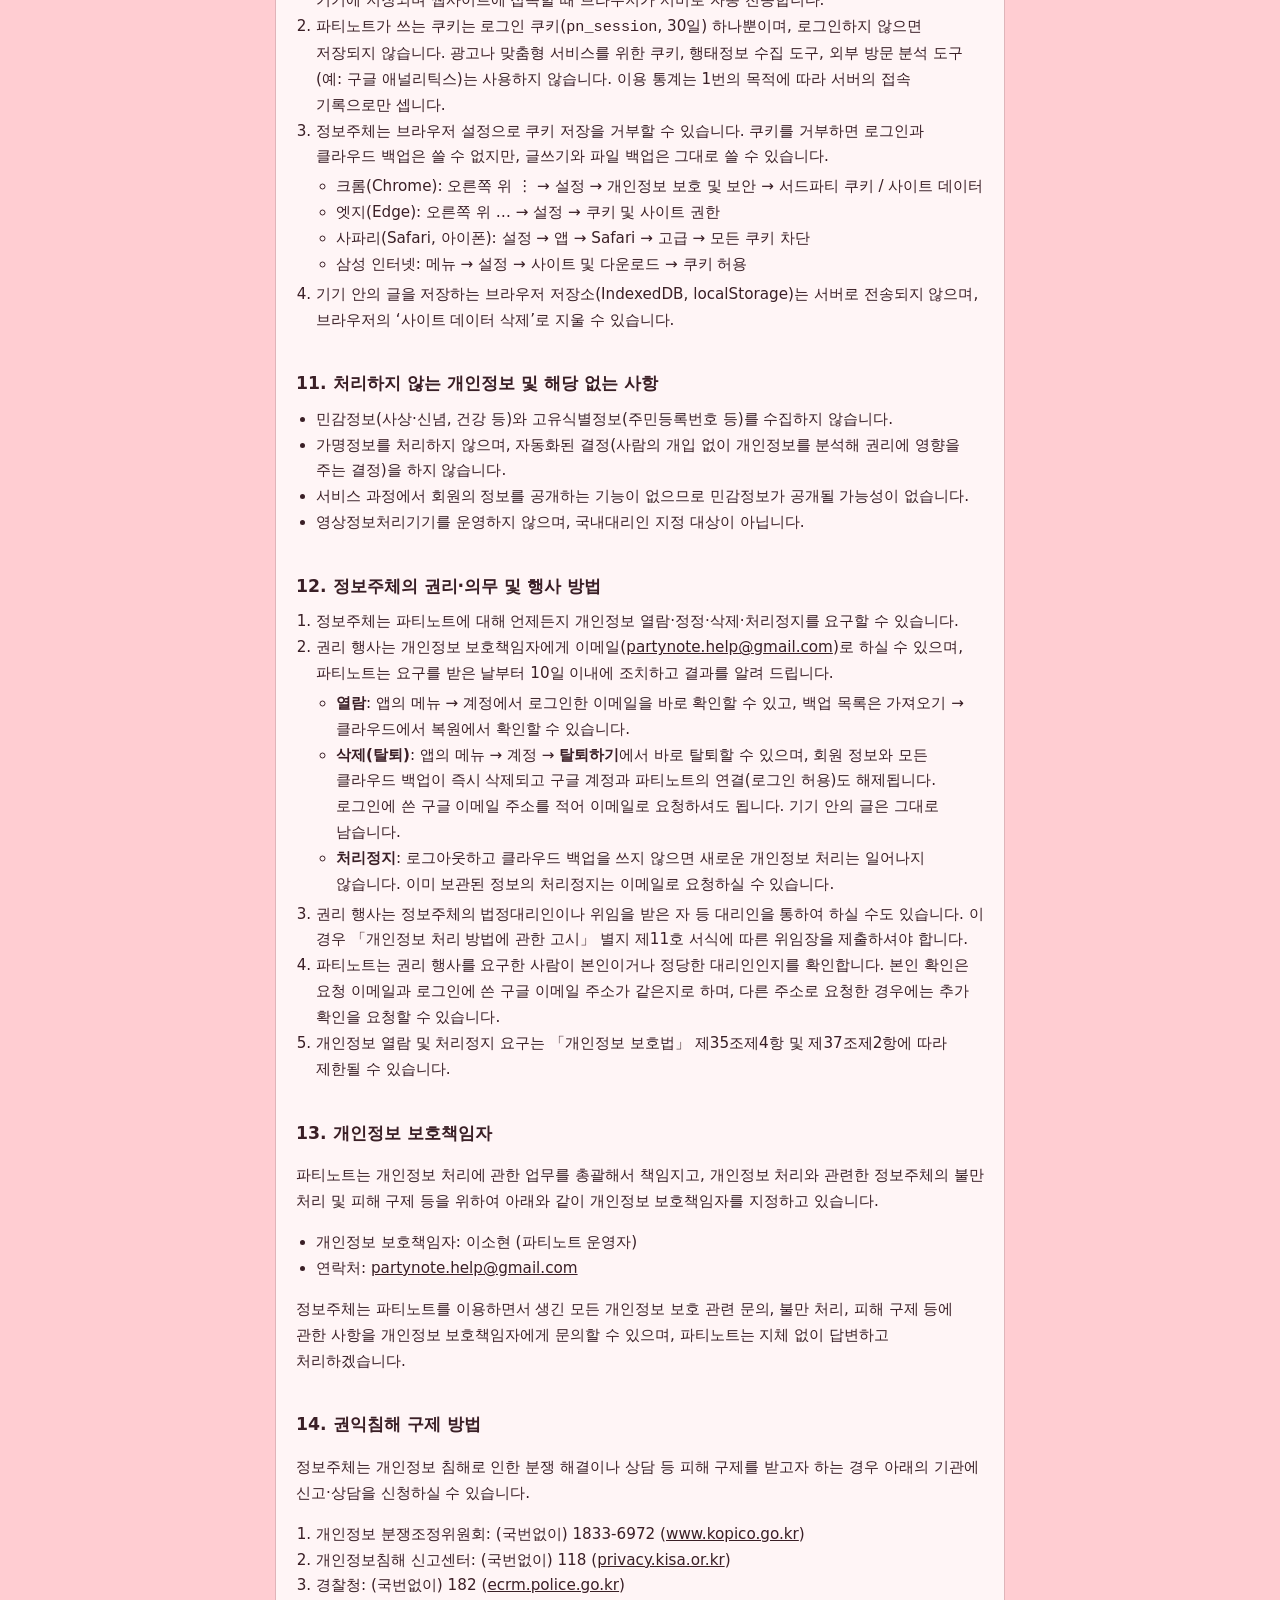
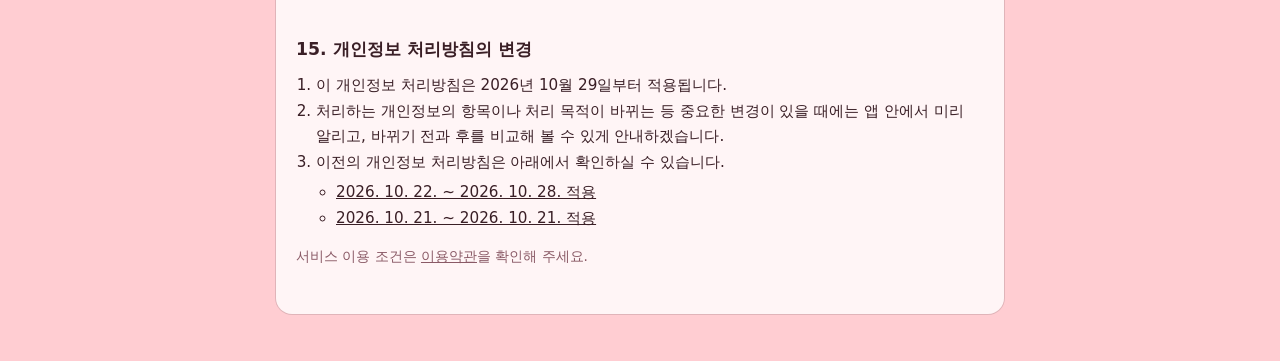
<file: privacy-20261029.html>
<!DOCTYPE html>
<html lang="ko">
<head>
    <meta charset="UTF-8">
    <meta name="viewport" content="width=device-width, initial-scale=1.0">
    <meta http-equiv="Content-Security-Policy" content="default-src 'self'; style-src 'self' 'unsafe-inline'; img-src 'self'; object-src 'none'; base-uri 'self'; form-action 'none'">
    <link rel="icon" type="image/png" href="./img/icons/favicon-32.png">
    <title>파티노트 개인정보 처리방침 개정안 (2026.10.29. 시행)</title>
    <style>
        :root { --bg: #FFCDD2; --surface: #FFF5F6; --text: #3A1F26; --sub: #8A5A66; --accent: #FF8FAB; --line: #0000001f; --soft: #FFE4E8; }
        * { box-sizing: border-box; }
        html { scroll-behavior: smooth; }
        body { margin: 0; background: var(--bg); color: var(--text); font-family: system-ui, -apple-system, 'Apple SD Gothic Neo', sans-serif; line-height: 1.7; word-break: keep-all; overflow-wrap: anywhere; }
        main { max-width: 760px; margin: 0 auto; padding: 2rem 1rem 3rem; }
        article { background: var(--surface); border-radius: 1rem; padding: 1.5rem 1.25rem 2rem; box-shadow: 0 0 0 1px var(--line); }
        h1 { font-size: 1.45rem; margin: 0 0 .25rem; }
        h2 { font-size: 1.08rem; margin: 2rem 0 .5rem; padding-top: .25rem; scroll-margin-top: 1rem; }
        h3 { font-size: .95rem; margin: 1rem 0 .35rem; }
        p, li { font-size: .95rem; }
        ul, ol { padding-left: 1.25rem; margin: .25rem 0; }
        .date { color: var(--sub); font-size: .85rem; margin: 0 0 1rem; }
        .lead { margin: 0 0 1.25rem; }
        a { color: inherit; }
        .back { display: inline-block; margin-bottom: 1rem; color: var(--text); text-decoration: none; font-size: .9rem; }
        .note { color: var(--sub); font-size: .85rem; }
        /* 표: 좁은 화면에서는 옆으로 밀어서 보기 */
        .table-wrap { overflow-x: auto; margin: .5rem 0; }
        table { width: 100%; min-width: 520px; border-collapse: collapse; font-size: .86rem; }
        th, td { text-align: left; vertical-align: top; padding: .5rem .55rem; border-bottom: 1px solid var(--line); }
        thead th { background: var(--soft); font-weight: 600; white-space: nowrap; }
        /* 좁은 화면: 표를 줄마다 카드처럼 위아래로 펼침 (칸 이름은 data-label) */
        @media (max-width: 560px) {
            table { min-width: 0; }
            thead { display: none; }
            tr { display: block; padding: .6rem .7rem; margin-bottom: .5rem; border-radius: .7rem; background: var(--soft); }
            td { display: block; border: 0; padding: .15rem 0; }
            td::before { content: attr(data-label); display: block; font-size: .75rem; font-weight: 600; color: var(--sub); }
        }
        /* 한눈에 보기 (주요 개인정보 처리 표시) */
        .labels { display: grid; grid-template-columns: repeat(auto-fill, minmax(200px, 1fr)); gap: .6rem; margin: .5rem 0 1.25rem; }
        .label { background: var(--soft); border-radius: .8rem; padding: .7rem .85rem; }
        .label b { display: block; font-size: .85rem; margin-bottom: .15rem; }
        .label span { font-size: .85rem; color: var(--text); }
        .label .icon { font-size: 1.1rem; margin-right: .25rem; }
        /* 목차 */
        nav.toc { background: var(--soft); border-radius: .8rem; padding: .8rem 1rem; margin: 0 0 .5rem; }
        nav.toc b { font-size: .9rem; }
        nav.toc ol { columns: 2; column-gap: 1.5rem; padding-left: 1.4rem; margin: .4rem 0 0; }
        nav.toc li { font-size: .85rem; break-inside: avoid; }
        @media (max-width: 520px) { nav.toc ol { columns: 1; } }
    </style>
</head>
<body>
<main>
    <a class="back" href="./">← 파티노트로 돌아가기</a>
    <p class="lead" style="background:var(--soft);border-radius:.8rem;padding:.7rem 1rem"><b>시행 예정인 개정안</b>입니다. 2026년 10월 29일부터 적용되며, 그전까지는 <a href="./privacy.html">지금의 개인정보 처리방침</a>이 적용됩니다. 바뀌는 곳은 1번(이용 통계 추가), 2번(표의 이용 통계 줄), 10번(분석 도구 문장)입니다.</p>
    <article>
        <h1>파티노트 개인정보 처리방침</h1>
        <p class="date">시행일: 2026년 10월 29일</p>

        <p class="lead">
            파티노트(운영자: 이소현, 이하 “파티노트”)는 정보주체의 자유와 권리 보호를 위해 「개인정보 보호법」 및 관계 법령이 정한 바를 지켜,
            개인정보를 적법하게 처리하고 안전하게 관리하고 있습니다.
            이에 「개인정보 보호법」 제30조에 따라 정보주체에게 개인정보의 처리와 보호에 관한 절차 및 기준을 안내하고,
            이와 관련한 고충을 신속하고 원활하게 처리하기 위하여 다음과 같이 개인정보 처리방침을 수립·공개합니다.
        </p>

        <h2 style="margin-top:0">한눈에 보기</h2>
        <div class="labels">
            <div class="label"><b><span class="icon">📝</span>글은 내 기기에만</b><span>메모·책은 서버로 보내지 않고 이 기기에만 저장돼요.</span></div>
            <div class="label"><b><span class="icon">🎯</span>처리 목적</b><span>로그인(회원 관리), 클라우드 백업, 이용 통계</span></div>
            <div class="label"><b><span class="icon">📋</span>처리 항목</b><span>구글 계정 이메일·고유 번호, 백업 파일, 접속 기록</span></div>
            <div class="label"><b><span class="icon">⏳</span>보유 기간</b><span>탈퇴 시까지 · 백업은 최근 3개 · 접속 기록 14일</span></div>
            <div class="label"><b><span class="icon">🤝</span>제3자 제공</b><span>하지 않아요.</span></div>
            <div class="label"><b><span class="icon">🏢</span>처리 위탁</b><span>Amazon Web Services (서버·백업 보관, 서울 리전)</span></div>
            <div class="label"><b><span class="icon">📮</span>문의·삭제 요청</b><span>partynote.help@gmail.com</span></div>
        </div>

        <nav class="toc" aria-label="목차">
            <b>목차</b>
            <ol>
                <li><a href="#purpose">개인정보의 처리 목적</a></li>
                <li><a href="#items">처리하는 개인정보의 항목</a></li>
                <li><a href="#children">14세 미만 아동의 개인정보 처리</a></li>
                <li><a href="#period">개인정보의 처리 및 보유 기간</a></li>
                <li><a href="#destroy">개인정보의 파기 절차 및 방법</a></li>
                <li><a href="#third">개인정보의 제3자 제공</a></li>
                <li><a href="#consign">개인정보 처리업무의 위탁</a></li>
                <li><a href="#abroad">개인정보의 국외 수집 및 이전</a></li>
                <li><a href="#safety">개인정보의 안전성 확보조치</a></li>
                <li><a href="#cookie">개인정보 자동 수집 장치의 설치·운영 및 거부</a></li>
                <li><a href="#none">처리하지 않는 개인정보 및 해당 없는 사항</a></li>
                <li><a href="#rights">정보주체의 권리·의무 및 행사 방법</a></li>
                <li><a href="#officer">개인정보 보호책임자</a></li>
                <li><a href="#remedy">권익침해 구제 방법</a></li>
                <li><a href="#change">개인정보 처리방침의 변경</a></li>
            </ol>
        </nav>

        <h2 id="purpose">1. 개인정보의 처리 목적</h2>
        <p>파티노트는 다음의 목적을 위하여 개인정보를 처리합니다. 처리하는 개인정보는 다음의 목적 외의 용도로는 이용하지 않으며, 이용 목적이 바뀌는 경우에는 「개인정보 보호법」 제18조에 따라 별도의 동의를 받는 등 필요한 조치를 하겠습니다.</p>
        <ol>
            <li><b>회원 가입 및 관리</b><br>구글 계정으로 로그인한 회원을 확인하고, 다른 회원의 백업과 구분하며, 로그인 상태를 유지하고, 회원 탈퇴 요청과 문의에 답하기 위하여 개인정보를 처리합니다.</li>
            <li><b>클라우드 백업 제공</b><br>회원이 직접 ‘클라우드에 백업’을 눌러 올린 백업 파일을 보관하고, 회원 본인이 복원할 때 내려받을 수 있게 하기 위하여 개인정보를 처리합니다.</li>
            <li><b>서비스의 안정적 운영</b><br>서버 오류를 확인하고 비정상적인 접속(서버에 지나친 부담을 주는 요청 등)을 막기 위하여 접속 기록을 처리합니다.</li>
            <li><b>이용 통계</b><br>날짜별로 서비스를 이용한 기기의 수(중복을 뺀 접속 IP 주소의 수)를 세어 서비스의 이용 규모를 파악하기 위하여 접속 기록을 처리합니다. 통계 결과에는 날짜와 숫자만 남기며 IP 주소는 남기지 않습니다.</li>
        </ol>

        <h2 id="items">2. 처리하는 개인정보의 항목</h2>
        <p>파티노트는 서비스 제공에 필요한 최소한의 개인정보만 처리하며, 아래의 개인정보를 정보주체의 동의 없이 처리합니다. 항목별 법적 근거는 표와 같습니다.</p>
        <div class="table-wrap">
            <table>
                <thead><tr><th>구분</th><th>처리 항목</th><th>수집 방법</th><th>법적 근거</th></tr></thead>
                <tbody>
                    <tr><td data-label="구분">회원 가입 및 관리<br><span class="note">(구글 계정 로그인)</span></td><td data-label="처리 항목">구글 계정 이메일 주소, 구글 계정 고유 식별번호</td><td data-label="수집 방법">회원이 ‘Google 계정으로 로그인’을 할 때 Google LLC로부터 제공받음</td><td data-label="법적 근거">「개인정보 보호법」 제15조제1항제4호(계약 체결·이행)</td></tr>
                    <tr><td data-label="구분">로그인 상태 유지</td><td data-label="처리 항목">로그인 쿠키(회원 번호와 만료 시각을 서명한 값)</td><td data-label="수집 방법">로그인할 때 서버가 브라우저에 저장</td><td data-label="법적 근거">「개인정보 보호법」 제15조제1항제4호(계약 체결·이행)</td></tr>
                    <tr><td data-label="구분">클라우드 백업</td><td data-label="처리 항목">백업 파일(백업한 시점의 메모·책·장·표지 사진 등 회원이 쓴 내용 전체), 백업 시각, 파일 크기, 메모·책 개수, 앱 버전</td><td data-label="수집 방법">회원이 ‘클라우드에 백업’을 누를 때 회원의 기기에서 전송</td><td data-label="법적 근거">「개인정보 보호법」 제15조제1항제4호(계약 체결·이행)</td></tr>
                    <tr><td data-label="구분">서비스 운영</td><td data-label="처리 항목">접속 기록(IP 주소, 접속 일시, 요청 주소, 브라우저 종류)</td><td data-label="수집 방법">서비스에 접속할 때 서버에 자동으로 생성</td><td data-label="법적 근거">「개인정보 보호법」 제15조제1항제4호(계약 체결·이행)</td></tr>
                    <tr><td data-label="구분">이용 통계</td><td data-label="처리 항목">접속 기록 중 IP 주소와 접속 일자 (위와 같은 기록을 함께 이용하며, 새로 수집하는 정보는 없음)</td><td data-label="수집 방법">서버의 접속 기록에서 날짜별로 중복 없는 수를 셈</td><td data-label="법적 근거">「개인정보 보호법」 제15조제1항제6호(개인정보처리자의 정당한 이익: 서비스 운영 규모 파악. 집계 결과에는 숫자만 남기며, 원래 기록은 14일 뒤 삭제)</td></tr>
                </tbody>
            </table>
        </div>
        <ul>
            <li>구글 계정의 비밀번호는 파티노트가 받지 않습니다. 로그인 확인은 Google이 직접 처리합니다.</li>
            <li>이름, 프로필 사진, 전화번호, 주소, 위치 정보는 처리하지 않습니다.</li>
            <li>백업 파일은 회원 본인의 복원을 위해서만 보관하며, 파티노트는 그 내용을 열람하거나 분석하지 않습니다.</li>
        </ul>
        <h3>기기 안에서만 처리되는 정보</h3>
        <p>
            파티노트에서 쓰는 메모, 책, 장, 표지 사진, 설정 값은 회원의 기기(브라우저 저장소: IndexedDB, localStorage) 안에서만 처리됩니다.
            이 정보는 외부 서버로 전송되지 않으며, 회원이 클라우드 백업을 직접 누른 경우에만 위 표의 ‘백업 파일’로 서버에 보관됩니다.
            브라우저의 사이트 데이터를 지우면 기기 안의 정보도 함께 지워집니다.
        </p>

        <h2 id="children">3. 14세 미만 아동의 개인정보 처리</h2>
        <p>파티노트는 14세 미만 아동의 개인정보를 처리하지 않습니다. 회원 가입은 구글 계정으로만 할 수 있으며, 14세 미만 아동이 가입한 사실을 알게 된 경우에는 해당 정보를 지체 없이 파기합니다. 로그인하지 않고 쓰는 글쓰기 기능은 기기 안에서만 처리되어 개인정보를 수집하지 않습니다.</p>

        <h2 id="period">4. 개인정보의 처리 및 보유 기간</h2>
        <p>파티노트는 개인정보를 수집할 때 안내한 보유·이용 기간 내에서 개인정보를 처리·보유하며, 각 개인정보의 보유 기간은 다음과 같습니다.</p>
        <div class="table-wrap">
            <table>
                <thead><tr><th>항목</th><th>보유 기간</th></tr></thead>
                <tbody>
                    <tr><td data-label="항목">구글 계정 이메일 주소, 고유 식별번호</td><td data-label="보유 기간">회원 탈퇴 시까지</td></tr>
                    <tr><td data-label="항목">로그인 쿠키</td><td data-label="보유 기간">로그인한 날부터 30일 (로그아웃하면 즉시 삭제)</td></tr>
                    <tr><td data-label="항목">백업 파일 및 백업 정보</td><td data-label="보유 기간">회원별 최근 3개까지 보관. 4번째 백업을 올리면 가장 오래된 백업을 즉시 삭제하며, 회원 탈퇴 시 모두 삭제</td></tr>
                    <tr><td data-label="항목">접속 기록</td><td data-label="보유 기간">생성일부터 14일</td></tr>
                </tbody>
            </table>
        </div>
        <p>다만, 관계 법령 위반에 따른 수사·조사 등이 진행 중인 경우에는 해당 수사·조사가 끝날 때까지 보유합니다.</p>

        <h2 id="destroy">5. 개인정보의 파기 절차 및 방법</h2>
        <ol>
            <li>파티노트는 보유 기간이 지나거나 처리 목적이 달성되는 등 개인정보가 필요 없게 되었을 때에는 지체 없이 해당 개인정보를 파기합니다.</li>
            <li><b>파기 절차</b>: 백업 보관 개수 초과와 접속 기록 보관 기간 경과는 자동으로 파기됩니다. 회원 탈퇴는 앱에서 탈퇴하는 즉시 자동으로 파기되며, 이메일로 요청하신 경우에는 본인임을 확인한 뒤 개인정보 보호책임자가 파기합니다.</li>
            <li><b>파기 방법</b>: 전자적 파일 형태로 저장된 개인정보(데이터베이스의 회원 정보, 저장소의 백업 파일, 접속 기록)는 기록을 재생할 수 없도록 삭제합니다. 종이 문서로는 개인정보를 보관하지 않습니다.</li>
            <li>다른 법령에 따라 보존해야 하는 개인정보는 없습니다.</li>
        </ol>

        <h2 id="third">6. 개인정보의 제3자 제공</h2>
        <p>파티노트는 정보주체의 개인정보를 제3자에게 제공하지 않습니다. 다만 법률에 특별한 규정이 있는 등 「개인정보 보호법」 제17조 및 제18조에 해당하는 경우에는 예외로 합니다.</p>

        <h2 id="consign">7. 개인정보 처리업무의 위탁</h2>
        <p>파티노트는 원활한 서비스 운영을 위하여 다음과 같이 개인정보 처리업무를 위탁하고 있습니다.</p>
        <div class="table-wrap">
            <table>
                <thead><tr><th>위탁받는 자 (수탁자)</th><th>위탁하는 업무</th><th>처리 장소</th></tr></thead>
                <tbody>
                    <tr><td data-label="위탁받는 자 (수탁자)">Amazon Web Services, Inc.</td><td data-label="위탁하는 업무">서버 운영(회원 정보 데이터베이스, 접속 기록), 백업 파일 보관</td><td data-label="처리 장소">아시아 태평양(서울) 리전 (대한민국)</td></tr>
                </tbody>
            </table>
        </div>
        <ul>
            <li>위탁업무의 내용이나 수탁자가 바뀌는 경우에는 지체 없이 이 개인정보 처리방침을 통하여 공개하겠습니다.</li>
            <li>파티노트 앱 화면은 GitHub Pages(GitHub, Inc.)를 통해 제공되지만, 파티노트는 GitHub에 개인정보를 전송하거나 처리를 맡기지 않습니다.</li>
            <li>구글 계정 로그인은 Google LLC가 제공하는 로그인 기능을 이용하며, 이때 Google에서 처리되는 정보는 <a href="https://policies.google.com/privacy?hl=ko" target="_blank" rel="noopener">Google 개인정보처리방침</a>을 따릅니다.</li>
        </ul>

        <h2 id="abroad">8. 개인정보의 국외 수집 및 이전</h2>
        <p>파티노트가 처리하는 개인정보는 대한민국(Amazon Web Services 서울 리전)에 저장되며, 국외로 이전하지 않습니다.</p>

        <h2 id="safety">9. 개인정보의 안전성 확보조치</h2>
        <p>파티노트는 개인정보의 안전성 확보를 위해 다음과 같은 조치를 하고 있습니다.</p>
        <ol>
            <li><b>관리적 조치</b>: 개인정보를 다루는 사람을 개인정보 보호책임자 1인으로 한정하고 있습니다.</li>
            <li><b>기술적 조치</b>
                <ul>
                    <li>모든 통신을 암호화(HTTPS)합니다.</li>
                    <li>데이터베이스는 인터넷에 직접 열려 있지 않으며, 서버 관리 접속은 암호화된 키를 가진 관리자만 할 수 있습니다.</li>
                    <li>백업 파일은 공개되지 않는 저장소에 암호화하여 보관하고, 로그인한 회원 본인에게만 5분 동안 쓸 수 있는 임시 주소로 올리고 내려받게 합니다. 이 저장소에는 백업 기능에 필요한 권한만 가진 전용 계정으로 접근합니다.</li>
                    <li>로그인 쿠키는 위조할 수 없도록 서명하고, 자바스크립트로 읽을 수 없게(HttpOnly), 암호화된 연결에서만 보내도록(Secure) 저장합니다.</li>
                    <li>파티노트 앱 주소(party-note.com, 이전 주소 coding-coconut.com)가 아닌 곳에서 보낸 요청은 거부합니다.</li>
                </ul>
            </li>
            <li><b>물리적 조치</b>: 서버와 저장소는 출입이 통제되는 Amazon Web Services의 데이터센터에서 운영됩니다.</li>
        </ol>

        <h2 id="cookie">10. 개인정보 자동 수집 장치의 설치·운영 및 거부</h2>
        <ol>
            <li>파티노트는 로그인 상태를 유지하기 위하여 ‘쿠키(cookie)’를 사용합니다. 쿠키는 웹사이트를 운영하는 서버가 정보주체의 브라우저에 보내는 작은 정보로서, 정보주체의 컴퓨터나 모바일 기기에 저장되며 웹사이트에 접속할 때 브라우저가 서버로 자동 전송합니다.</li>
            <li>파티노트가 쓰는 쿠키는 로그인 쿠키(<code>pn_session</code>, 30일) 하나뿐이며, 로그인하지 않으면 저장되지 않습니다. 광고나 맞춤형 서비스를 위한 쿠키, 행태정보 수집 도구, 외부 방문 분석 도구(예: 구글 애널리틱스)는 사용하지 않습니다. 이용 통계는 1번의 목적에 따라 서버의 접속 기록으로만 셉니다.</li>
            <li>정보주체는 브라우저 설정으로 쿠키 저장을 거부할 수 있습니다. 쿠키를 거부하면 로그인과 클라우드 백업은 쓸 수 없지만, 글쓰기와 파일 백업은 그대로 쓸 수 있습니다.
                <ul>
                    <li>크롬(Chrome): 오른쪽 위 ⋮ → 설정 → 개인정보 보호 및 보안 → 서드파티 쿠키 / 사이트 데이터</li>
                    <li>엣지(Edge): 오른쪽 위 … → 설정 → 쿠키 및 사이트 권한</li>
                    <li>사파리(Safari, 아이폰): 설정 → 앱 → Safari → 고급 → 모든 쿠키 차단</li>
                    <li>삼성 인터넷: 메뉴 → 설정 → 사이트 및 다운로드 → 쿠키 허용</li>
                </ul>
            </li>
            <li>기기 안의 글을 저장하는 브라우저 저장소(IndexedDB, localStorage)는 서버로 전송되지 않으며, 브라우저의 ‘사이트 데이터 삭제’로 지울 수 있습니다.</li>
        </ol>

        <h2 id="none">11. 처리하지 않는 개인정보 및 해당 없는 사항</h2>
        <ul>
            <li>민감정보(사상·신념, 건강 등)와 고유식별정보(주민등록번호 등)를 수집하지 않습니다.</li>
            <li>가명정보를 처리하지 않으며, 자동화된 결정(사람의 개입 없이 개인정보를 분석해 권리에 영향을 주는 결정)을 하지 않습니다.</li>
            <li>서비스 과정에서 회원의 정보를 공개하는 기능이 없으므로 민감정보가 공개될 가능성이 없습니다.</li>
            <li>영상정보처리기기를 운영하지 않으며, 국내대리인 지정 대상이 아닙니다.</li>
        </ul>

        <h2 id="rights">12. 정보주체의 권리·의무 및 행사 방법</h2>
        <ol>
            <li>정보주체는 파티노트에 대해 언제든지 개인정보 열람·정정·삭제·처리정지를 요구할 수 있습니다.</li>
            <li>권리 행사는 개인정보 보호책임자에게 이메일(<a href="mailto:partynote.help@gmail.com">partynote.help@gmail.com</a>)로 하실 수 있으며, 파티노트는 요구를 받은 날부터 10일 이내에 조치하고 결과를 알려 드립니다.
                <ul>
                    <li><b>열람</b>: 앱의 메뉴 → 계정에서 로그인한 이메일을 바로 확인할 수 있고, 백업 목록은 가져오기 → 클라우드에서 복원에서 확인할 수 있습니다.</li>
                    <li><b>삭제(탈퇴)</b>: 앱의 메뉴 → 계정 → <b>탈퇴하기</b>에서 바로 탈퇴할 수 있으며, 회원 정보와 모든 클라우드 백업이 즉시 삭제되고 구글 계정과 파티노트의 연결(로그인 허용)도 해제됩니다. 로그인에 쓴 구글 이메일 주소를 적어 이메일로 요청하셔도 됩니다. 기기 안의 글은 그대로 남습니다.</li>
                    <li><b>처리정지</b>: 로그아웃하고 클라우드 백업을 쓰지 않으면 새로운 개인정보 처리는 일어나지 않습니다. 이미 보관된 정보의 처리정지는 이메일로 요청하실 수 있습니다.</li>
                </ul>
            </li>
            <li>권리 행사는 정보주체의 법정대리인이나 위임을 받은 자 등 대리인을 통하여 하실 수도 있습니다. 이 경우 「개인정보 처리 방법에 관한 고시」 별지 제11호 서식에 따른 위임장을 제출하셔야 합니다.</li>
            <li>파티노트는 권리 행사를 요구한 사람이 본인이거나 정당한 대리인인지를 확인합니다. 본인 확인은 요청 이메일과 로그인에 쓴 구글 이메일 주소가 같은지로 하며, 다른 주소로 요청한 경우에는 추가 확인을 요청할 수 있습니다.</li>
            <li>개인정보 열람 및 처리정지 요구는 「개인정보 보호법」 제35조제4항 및 제37조제2항에 따라 제한될 수 있습니다.</li>
        </ol>

        <h2 id="officer">13. 개인정보 보호책임자</h2>
        <p>파티노트는 개인정보 처리에 관한 업무를 총괄해서 책임지고, 개인정보 처리와 관련한 정보주체의 불만 처리 및 피해 구제 등을 위하여 아래와 같이 개인정보 보호책임자를 지정하고 있습니다.</p>
        <ul>
            <li>개인정보 보호책임자: 이소현 (파티노트 운영자)</li>
            <li>연락처: <a href="mailto:partynote.help@gmail.com">partynote.help@gmail.com</a></li>
        </ul>
        <p>정보주체는 파티노트를 이용하면서 생긴 모든 개인정보 보호 관련 문의, 불만 처리, 피해 구제 등에 관한 사항을 개인정보 보호책임자에게 문의할 수 있으며, 파티노트는 지체 없이 답변하고 처리하겠습니다.</p>

        <h2 id="remedy">14. 권익침해 구제 방법</h2>
        <p>정보주체는 개인정보 침해로 인한 분쟁 해결이나 상담 등 피해 구제를 받고자 하는 경우 아래의 기관에 신고·상담을 신청하실 수 있습니다.</p>
        <ol>
            <li>개인정보 분쟁조정위원회: (국번없이) 1833-6972 (<a href="https://www.kopico.go.kr" target="_blank" rel="noopener">www.kopico.go.kr</a>)</li>
            <li>개인정보침해 신고센터: (국번없이) 118 (<a href="https://privacy.kisa.or.kr" target="_blank" rel="noopener">privacy.kisa.or.kr</a>)</li>
            <li>경찰청: (국번없이) 182 (<a href="https://ecrm.police.go.kr" target="_blank" rel="noopener">ecrm.police.go.kr</a>)</li>
        </ol>

        <h2 id="change">15. 개인정보 처리방침의 변경</h2>
        <ol>
            <li>이 개인정보 처리방침은 2026년 10월 29일부터 적용됩니다.</li>
            <li>처리하는 개인정보의 항목이나 처리 목적이 바뀌는 등 중요한 변경이 있을 때에는 앱 안에서 미리 알리고, 바뀌기 전과 후를 비교해 볼 수 있게 안내하겠습니다.</li>
            <li>이전의 개인정보 처리방침은 아래에서 확인하실 수 있습니다.
                <ul>
                    <li><a href="./privacy-20261022.html">2026. 10. 22. ~ 2026. 10. 28. 적용</a></li>
                    <li><a href="./privacy-20261021.html">2026. 10. 21. ~ 2026. 10. 21. 적용</a></li>
                </ul>
            </li>
        </ol>
        <p class="note">서비스 이용 조건은 <a href="./terms.html">이용약관</a>을 확인해 주세요.</p>
    </article>
</main>
</body>
</html>
</file>
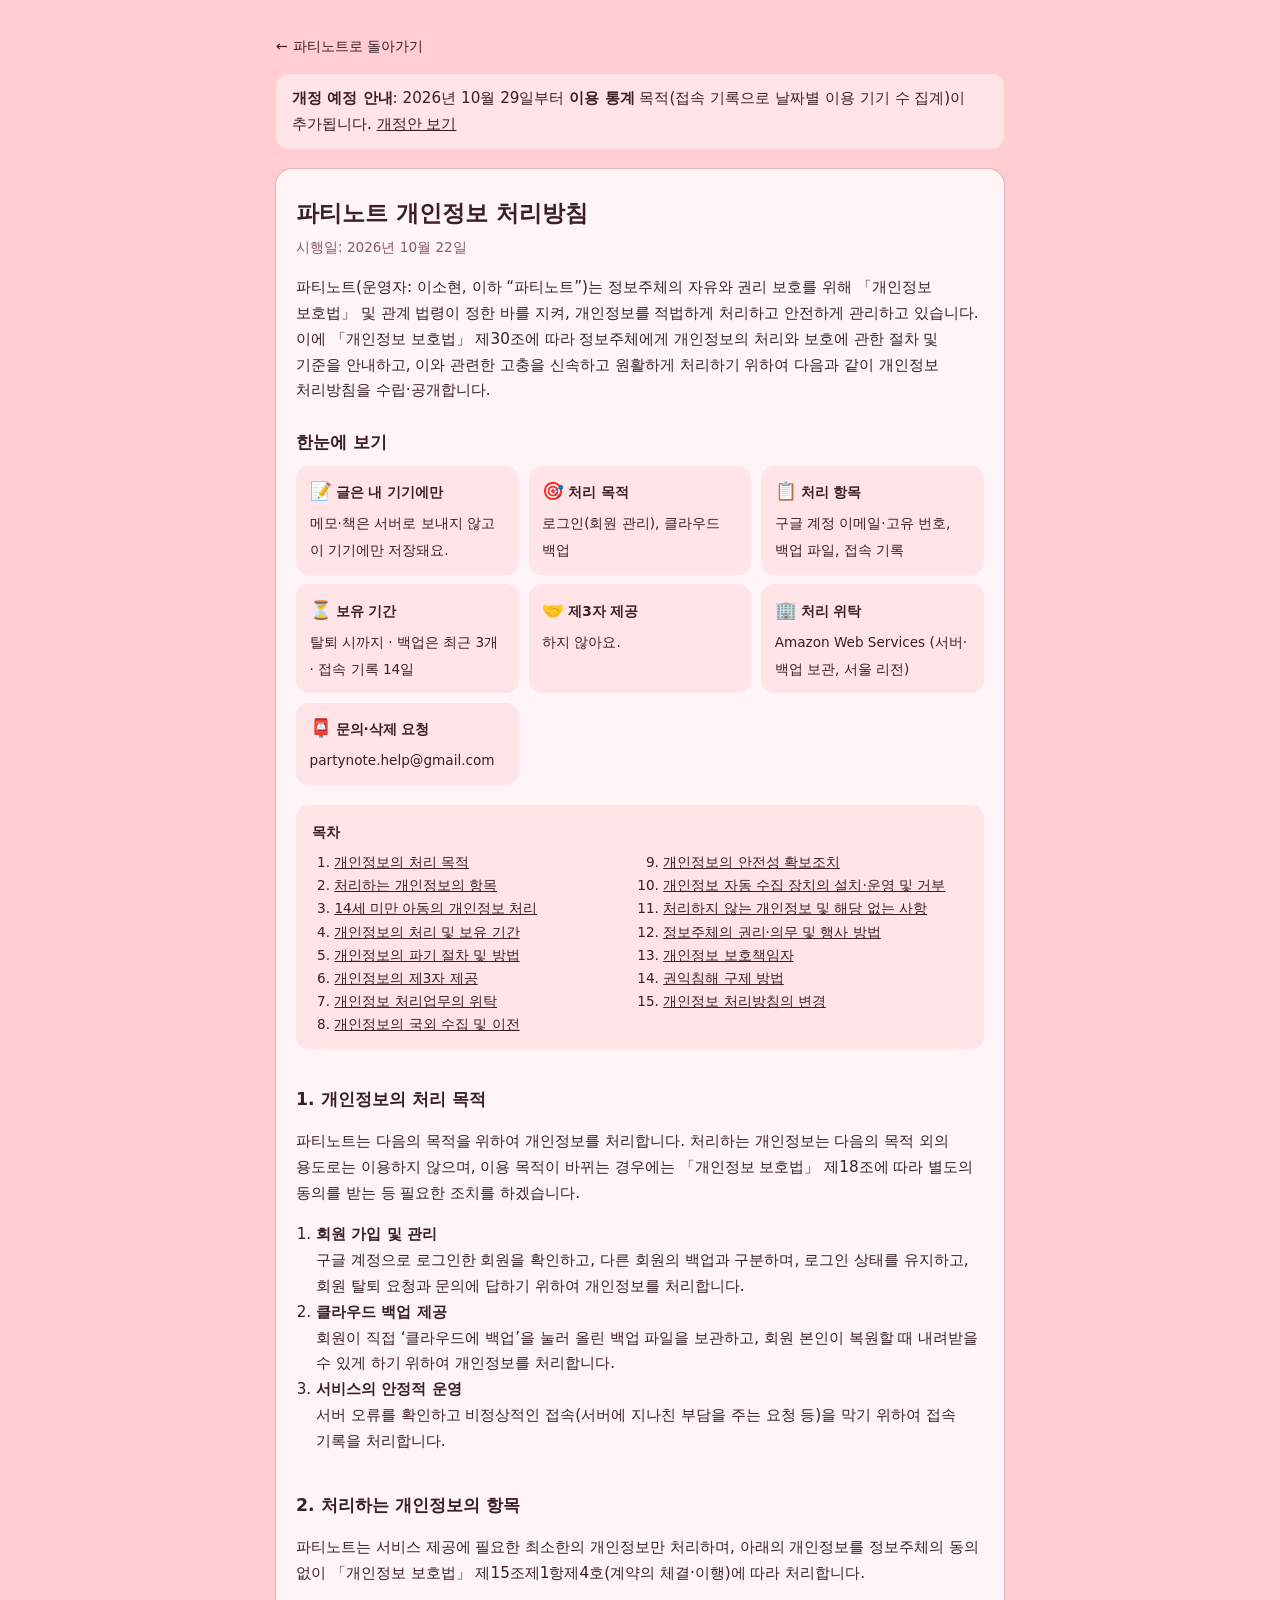
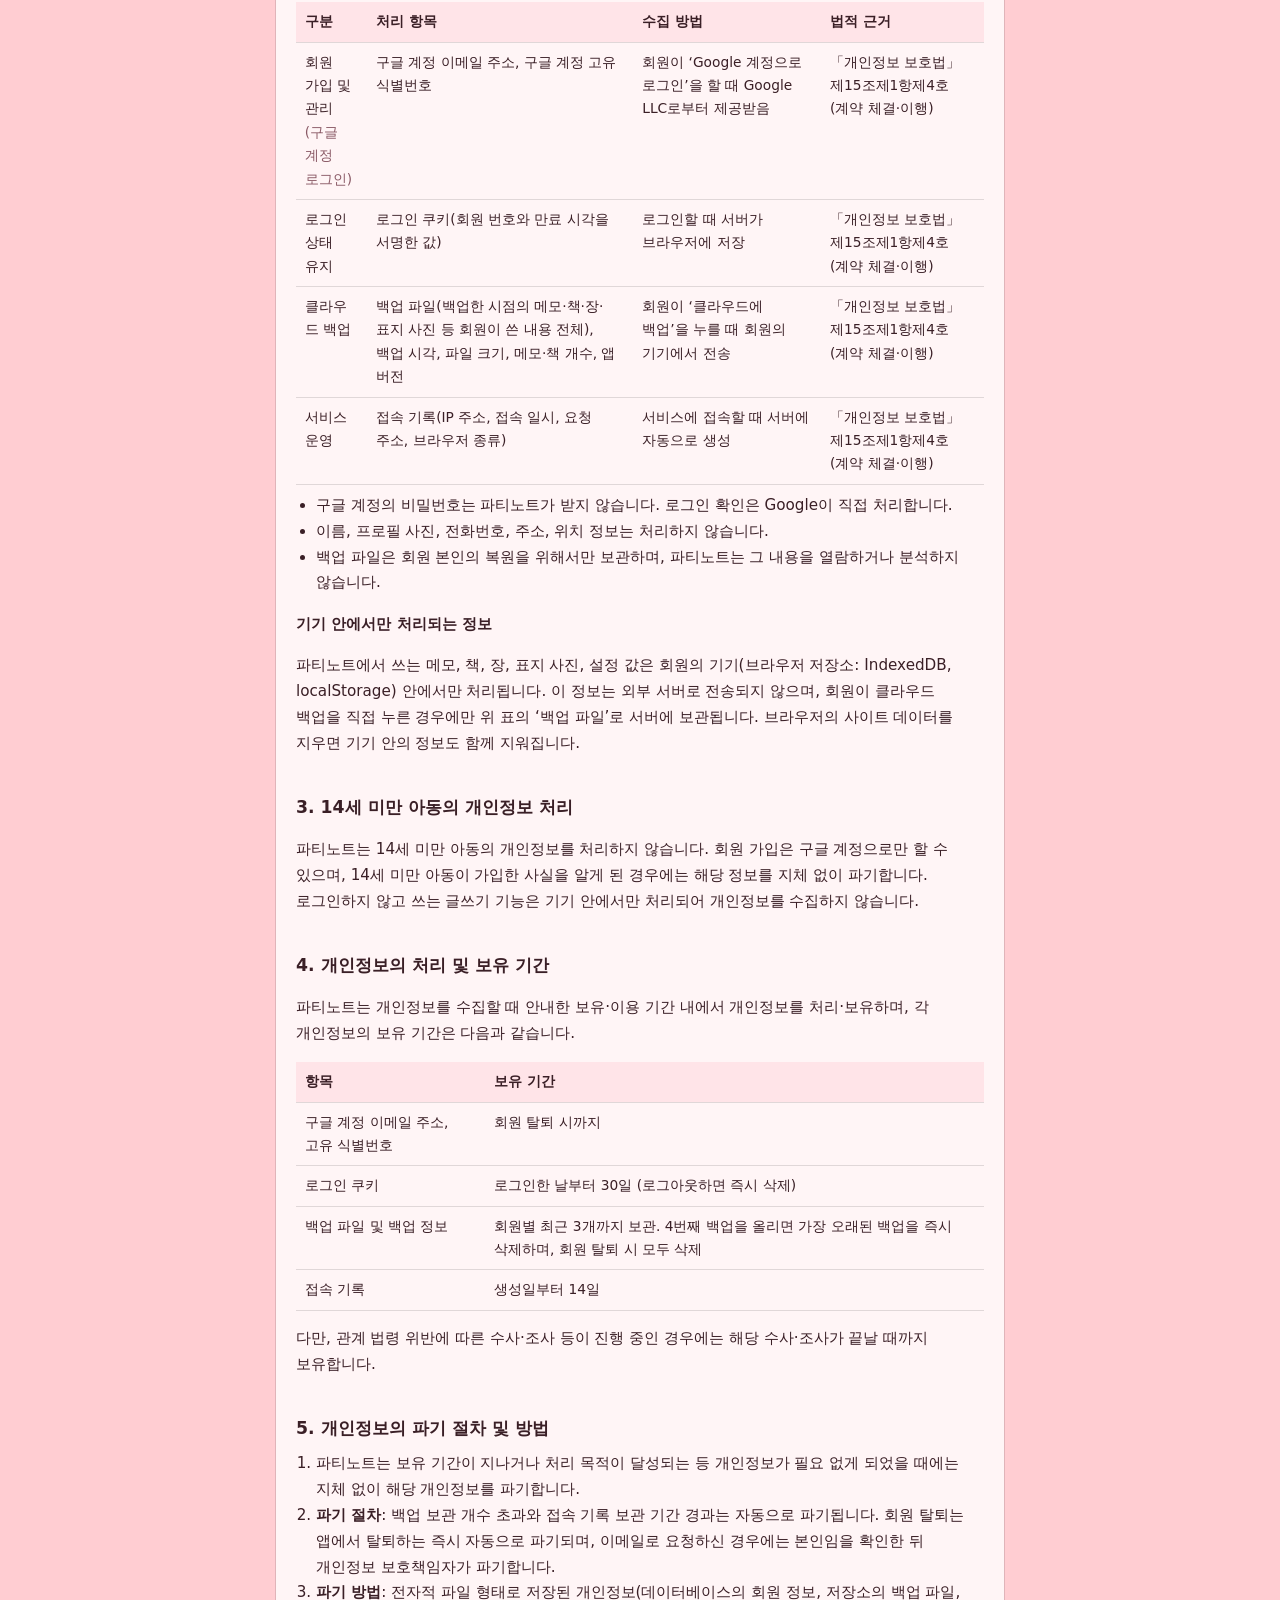
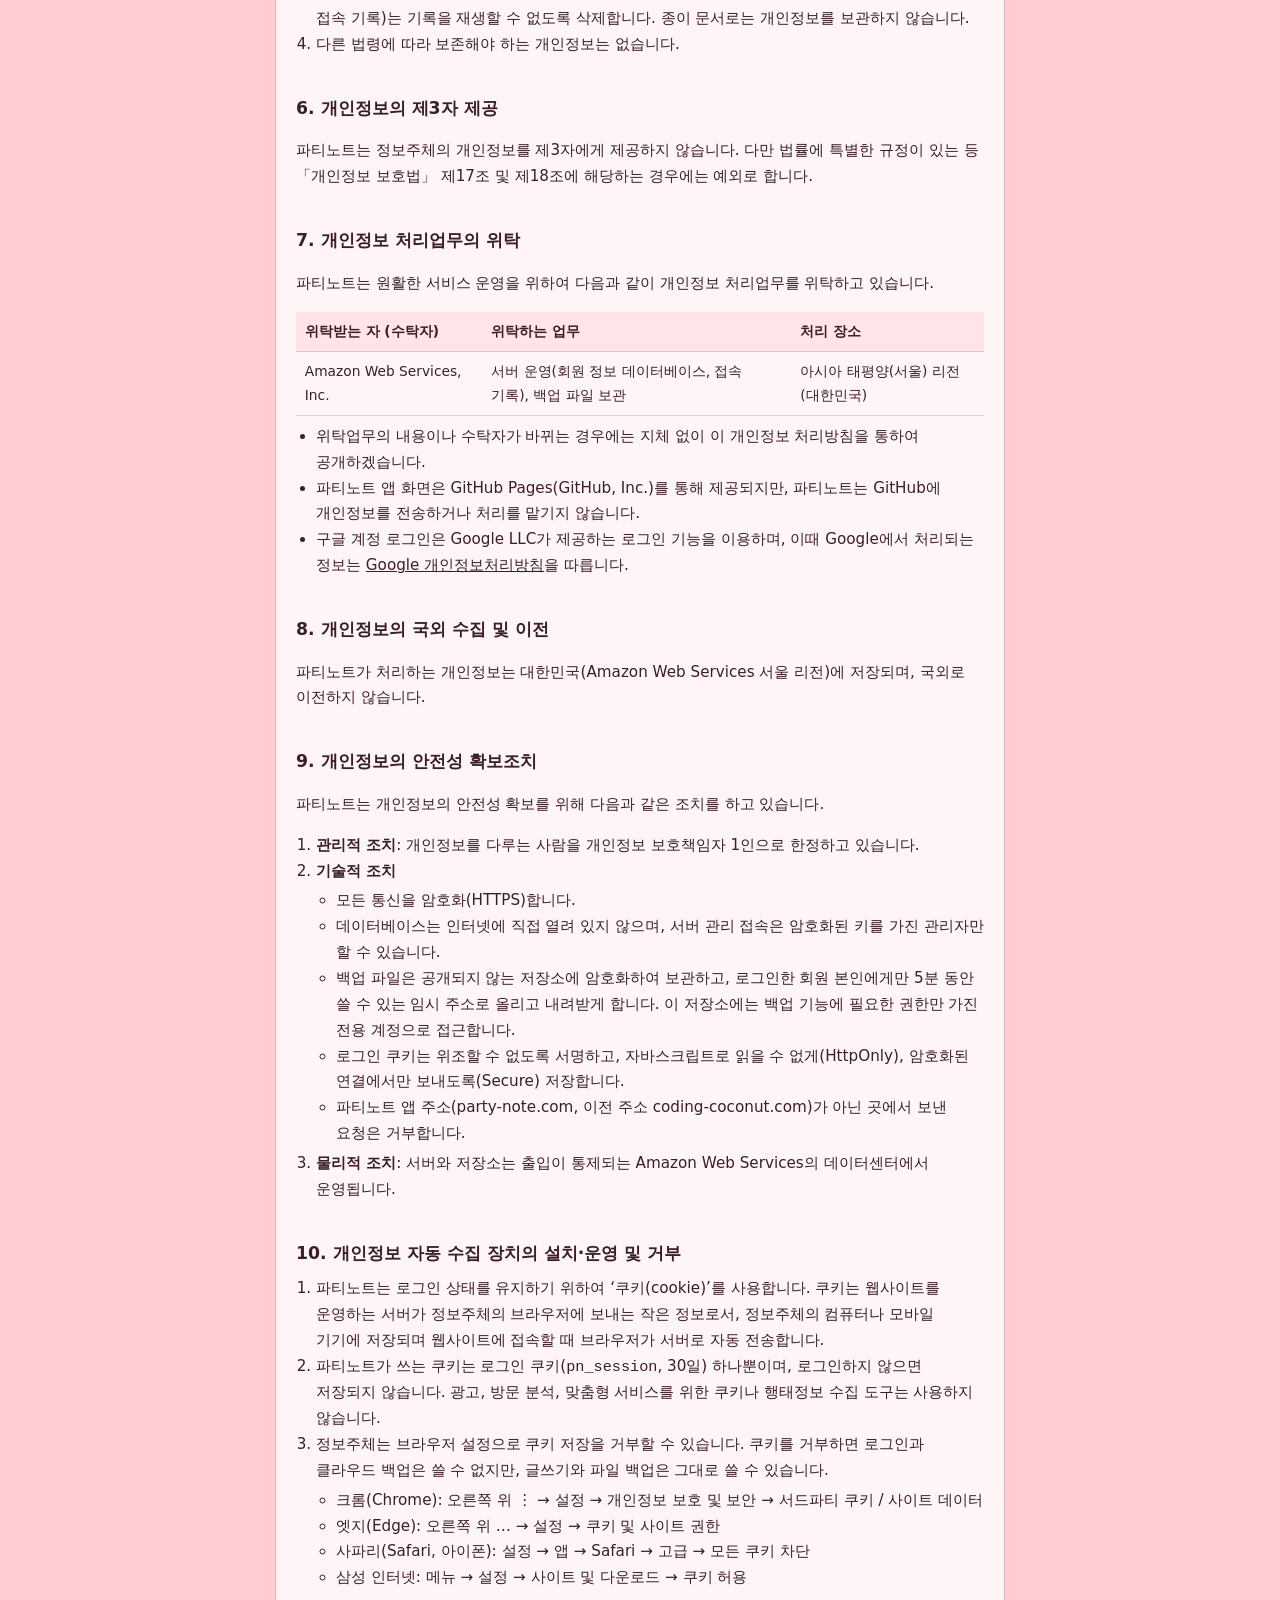
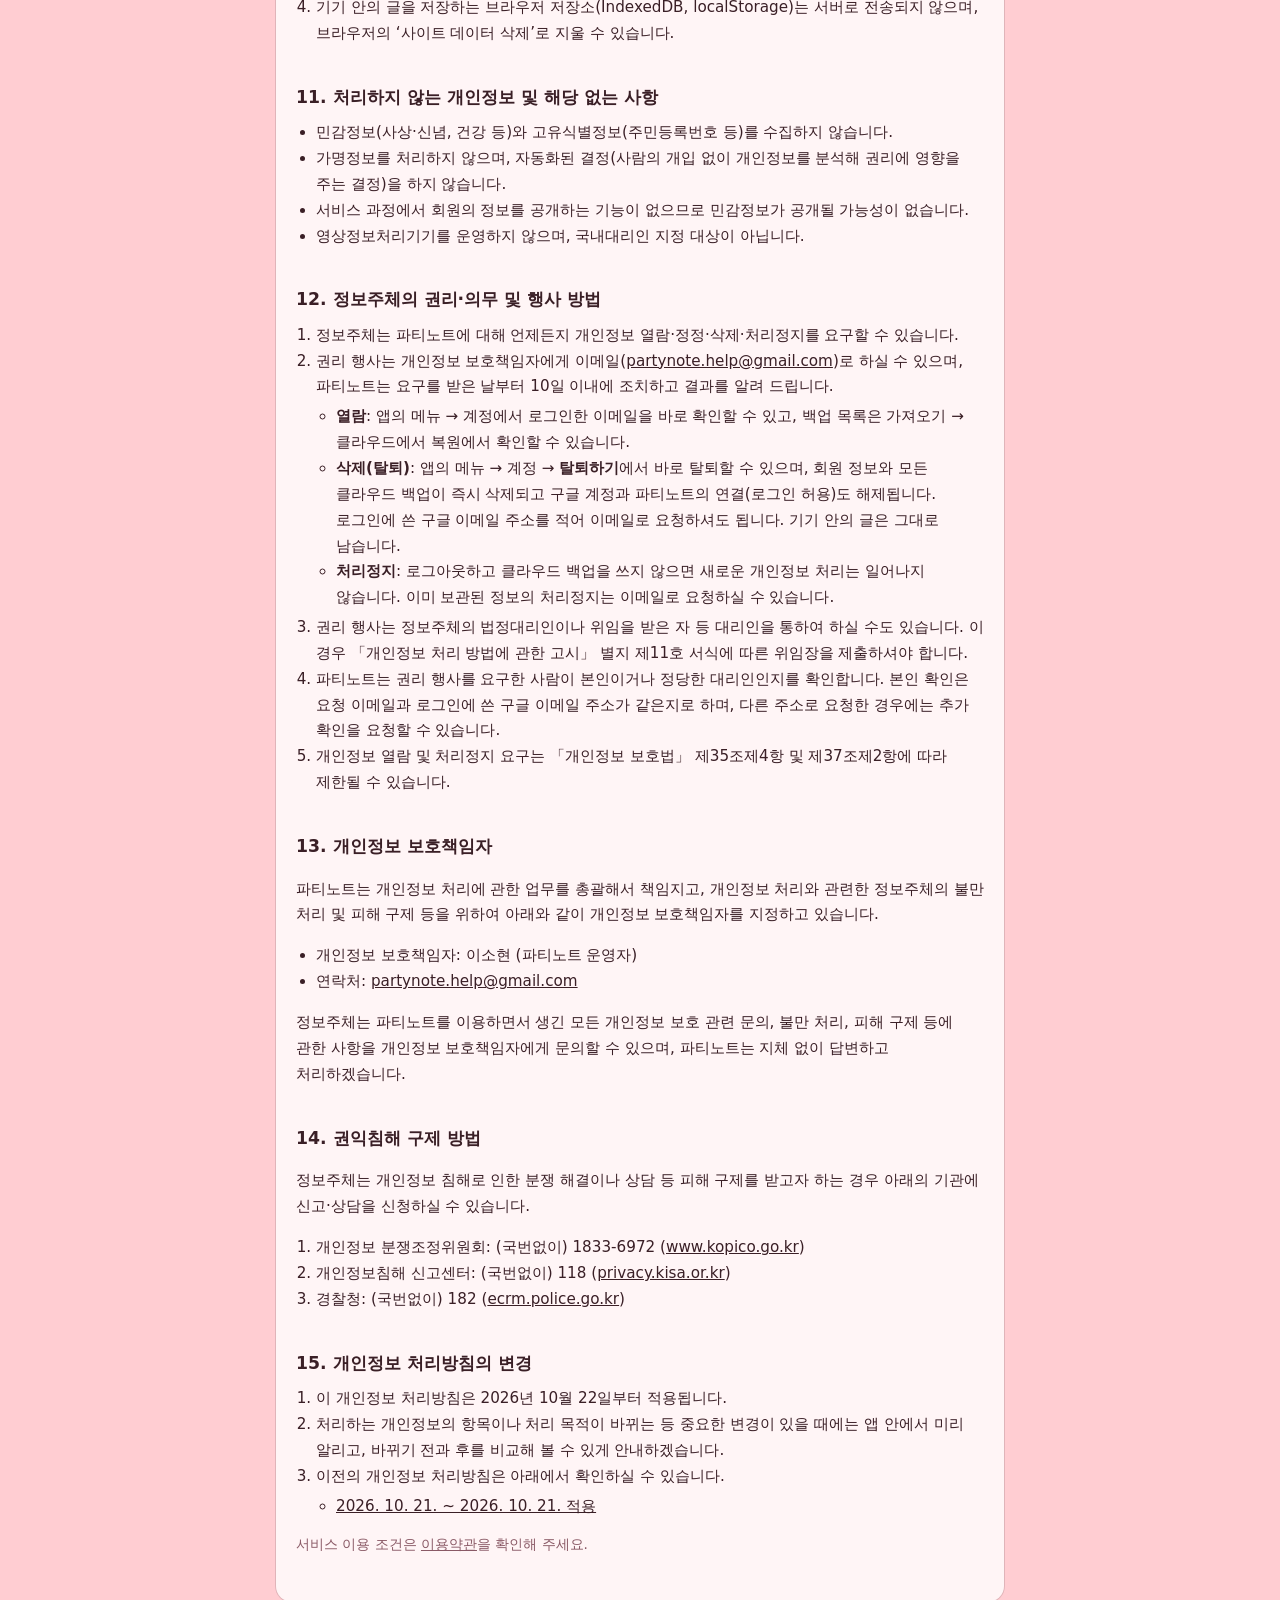
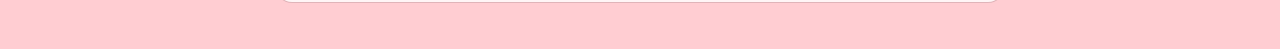
<file: privacy.html>
<!DOCTYPE html>
<html lang="ko">
<head>
    <meta charset="UTF-8">
    <meta name="viewport" content="width=device-width, initial-scale=1.0">
    <meta http-equiv="Content-Security-Policy" content="default-src 'self'; style-src 'self' 'unsafe-inline'; img-src 'self'; object-src 'none'; base-uri 'self'; form-action 'none'">
    <link rel="icon" type="image/png" href="./img/icons/favicon-32.png">
    <title>파티노트 개인정보 처리방침</title>
    <style>
        :root { --bg: #FFCDD2; --surface: #FFF5F6; --text: #3A1F26; --sub: #8A5A66; --accent: #FF8FAB; --line: #0000001f; --soft: #FFE4E8; }
        * { box-sizing: border-box; }
        html { scroll-behavior: smooth; }
        body { margin: 0; background: var(--bg); color: var(--text); font-family: system-ui, -apple-system, 'Apple SD Gothic Neo', sans-serif; line-height: 1.7; word-break: keep-all; overflow-wrap: anywhere; }
        main { max-width: 760px; margin: 0 auto; padding: 2rem 1rem 3rem; }
        article { background: var(--surface); border-radius: 1rem; padding: 1.5rem 1.25rem 2rem; box-shadow: 0 0 0 1px var(--line); }
        h1 { font-size: 1.45rem; margin: 0 0 .25rem; }
        h2 { font-size: 1.08rem; margin: 2rem 0 .5rem; padding-top: .25rem; scroll-margin-top: 1rem; }
        h3 { font-size: .95rem; margin: 1rem 0 .35rem; }
        p, li { font-size: .95rem; }
        ul, ol { padding-left: 1.25rem; margin: .25rem 0; }
        .date { color: var(--sub); font-size: .85rem; margin: 0 0 1rem; }
        .lead { margin: 0 0 1.25rem; }
        a { color: inherit; }
        .back { display: inline-block; margin-bottom: 1rem; color: var(--text); text-decoration: none; font-size: .9rem; }
        .note { color: var(--sub); font-size: .85rem; }
        /* 표: 좁은 화면에서는 옆으로 밀어서 보기 */
        .table-wrap { overflow-x: auto; margin: .5rem 0; }
        table { width: 100%; min-width: 520px; border-collapse: collapse; font-size: .86rem; }
        th, td { text-align: left; vertical-align: top; padding: .5rem .55rem; border-bottom: 1px solid var(--line); }
        thead th { background: var(--soft); font-weight: 600; white-space: nowrap; }
        /* 좁은 화면: 표를 줄마다 카드처럼 위아래로 펼침 (칸 이름은 data-label) */
        @media (max-width: 560px) {
            table { min-width: 0; }
            thead { display: none; }
            tr { display: block; padding: .6rem .7rem; margin-bottom: .5rem; border-radius: .7rem; background: var(--soft); }
            td { display: block; border: 0; padding: .15rem 0; }
            td::before { content: attr(data-label); display: block; font-size: .75rem; font-weight: 600; color: var(--sub); }
        }
        /* 한눈에 보기 (주요 개인정보 처리 표시) */
        .labels { display: grid; grid-template-columns: repeat(auto-fill, minmax(200px, 1fr)); gap: .6rem; margin: .5rem 0 1.25rem; }
        .label { background: var(--soft); border-radius: .8rem; padding: .7rem .85rem; }
        .label b { display: block; font-size: .85rem; margin-bottom: .15rem; }
        .label span { font-size: .85rem; color: var(--text); }
        .label .icon { font-size: 1.1rem; margin-right: .25rem; }
        /* 목차 */
        nav.toc { background: var(--soft); border-radius: .8rem; padding: .8rem 1rem; margin: 0 0 .5rem; }
        nav.toc b { font-size: .9rem; }
        nav.toc ol { columns: 2; column-gap: 1.5rem; padding-left: 1.4rem; margin: .4rem 0 0; }
        nav.toc li { font-size: .85rem; break-inside: avoid; }
        @media (max-width: 520px) { nav.toc ol { columns: 1; } }
    </style>
</head>
<body>
<main>
    <a class="back" href="./">← 파티노트로 돌아가기</a>
    <p class="lead" style="background:var(--soft);border-radius:.8rem;padding:.7rem 1rem"><b>개정 예정 안내</b>: 2026년 10월 29일부터 <b>이용 통계</b> 목적(접속 기록으로 날짜별 이용 기기 수 집계)이 추가됩니다. <a href="./privacy-20261029.html">개정안 보기</a></p>
    <article>
        <h1>파티노트 개인정보 처리방침</h1>
        <p class="date">시행일: 2026년 10월 22일</p>

        <p class="lead">
            파티노트(운영자: 이소현, 이하 “파티노트”)는 정보주체의 자유와 권리 보호를 위해 「개인정보 보호법」 및 관계 법령이 정한 바를 지켜,
            개인정보를 적법하게 처리하고 안전하게 관리하고 있습니다.
            이에 「개인정보 보호법」 제30조에 따라 정보주체에게 개인정보의 처리와 보호에 관한 절차 및 기준을 안내하고,
            이와 관련한 고충을 신속하고 원활하게 처리하기 위하여 다음과 같이 개인정보 처리방침을 수립·공개합니다.
        </p>

        <h2 style="margin-top:0">한눈에 보기</h2>
        <div class="labels">
            <div class="label"><b><span class="icon">📝</span>글은 내 기기에만</b><span>메모·책은 서버로 보내지 않고 이 기기에만 저장돼요.</span></div>
            <div class="label"><b><span class="icon">🎯</span>처리 목적</b><span>로그인(회원 관리), 클라우드 백업</span></div>
            <div class="label"><b><span class="icon">📋</span>처리 항목</b><span>구글 계정 이메일·고유 번호, 백업 파일, 접속 기록</span></div>
            <div class="label"><b><span class="icon">⏳</span>보유 기간</b><span>탈퇴 시까지 · 백업은 최근 3개 · 접속 기록 14일</span></div>
            <div class="label"><b><span class="icon">🤝</span>제3자 제공</b><span>하지 않아요.</span></div>
            <div class="label"><b><span class="icon">🏢</span>처리 위탁</b><span>Amazon Web Services (서버·백업 보관, 서울 리전)</span></div>
            <div class="label"><b><span class="icon">📮</span>문의·삭제 요청</b><span>partynote.help@gmail.com</span></div>
        </div>

        <nav class="toc" aria-label="목차">
            <b>목차</b>
            <ol>
                <li><a href="#purpose">개인정보의 처리 목적</a></li>
                <li><a href="#items">처리하는 개인정보의 항목</a></li>
                <li><a href="#children">14세 미만 아동의 개인정보 처리</a></li>
                <li><a href="#period">개인정보의 처리 및 보유 기간</a></li>
                <li><a href="#destroy">개인정보의 파기 절차 및 방법</a></li>
                <li><a href="#third">개인정보의 제3자 제공</a></li>
                <li><a href="#consign">개인정보 처리업무의 위탁</a></li>
                <li><a href="#abroad">개인정보의 국외 수집 및 이전</a></li>
                <li><a href="#safety">개인정보의 안전성 확보조치</a></li>
                <li><a href="#cookie">개인정보 자동 수집 장치의 설치·운영 및 거부</a></li>
                <li><a href="#none">처리하지 않는 개인정보 및 해당 없는 사항</a></li>
                <li><a href="#rights">정보주체의 권리·의무 및 행사 방법</a></li>
                <li><a href="#officer">개인정보 보호책임자</a></li>
                <li><a href="#remedy">권익침해 구제 방법</a></li>
                <li><a href="#change">개인정보 처리방침의 변경</a></li>
            </ol>
        </nav>

        <h2 id="purpose">1. 개인정보의 처리 목적</h2>
        <p>파티노트는 다음의 목적을 위하여 개인정보를 처리합니다. 처리하는 개인정보는 다음의 목적 외의 용도로는 이용하지 않으며, 이용 목적이 바뀌는 경우에는 「개인정보 보호법」 제18조에 따라 별도의 동의를 받는 등 필요한 조치를 하겠습니다.</p>
        <ol>
            <li><b>회원 가입 및 관리</b><br>구글 계정으로 로그인한 회원을 확인하고, 다른 회원의 백업과 구분하며, 로그인 상태를 유지하고, 회원 탈퇴 요청과 문의에 답하기 위하여 개인정보를 처리합니다.</li>
            <li><b>클라우드 백업 제공</b><br>회원이 직접 ‘클라우드에 백업’을 눌러 올린 백업 파일을 보관하고, 회원 본인이 복원할 때 내려받을 수 있게 하기 위하여 개인정보를 처리합니다.</li>
            <li><b>서비스의 안정적 운영</b><br>서버 오류를 확인하고 비정상적인 접속(서버에 지나친 부담을 주는 요청 등)을 막기 위하여 접속 기록을 처리합니다.</li>
        </ol>

        <h2 id="items">2. 처리하는 개인정보의 항목</h2>
        <p>파티노트는 서비스 제공에 필요한 최소한의 개인정보만 처리하며, 아래의 개인정보를 정보주체의 동의 없이 「개인정보 보호법」 제15조제1항제4호(계약의 체결·이행)에 따라 처리합니다.</p>
        <div class="table-wrap">
            <table>
                <thead><tr><th>구분</th><th>처리 항목</th><th>수집 방법</th><th>법적 근거</th></tr></thead>
                <tbody>
                    <tr><td data-label="구분">회원 가입 및 관리<br><span class="note">(구글 계정 로그인)</span></td><td data-label="처리 항목">구글 계정 이메일 주소, 구글 계정 고유 식별번호</td><td data-label="수집 방법">회원이 ‘Google 계정으로 로그인’을 할 때 Google LLC로부터 제공받음</td><td data-label="법적 근거">「개인정보 보호법」 제15조제1항제4호(계약 체결·이행)</td></tr>
                    <tr><td data-label="구분">로그인 상태 유지</td><td data-label="처리 항목">로그인 쿠키(회원 번호와 만료 시각을 서명한 값)</td><td data-label="수집 방법">로그인할 때 서버가 브라우저에 저장</td><td data-label="법적 근거">「개인정보 보호법」 제15조제1항제4호(계약 체결·이행)</td></tr>
                    <tr><td data-label="구분">클라우드 백업</td><td data-label="처리 항목">백업 파일(백업한 시점의 메모·책·장·표지 사진 등 회원이 쓴 내용 전체), 백업 시각, 파일 크기, 메모·책 개수, 앱 버전</td><td data-label="수집 방법">회원이 ‘클라우드에 백업’을 누를 때 회원의 기기에서 전송</td><td data-label="법적 근거">「개인정보 보호법」 제15조제1항제4호(계약 체결·이행)</td></tr>
                    <tr><td data-label="구분">서비스 운영</td><td data-label="처리 항목">접속 기록(IP 주소, 접속 일시, 요청 주소, 브라우저 종류)</td><td data-label="수집 방법">서비스에 접속할 때 서버에 자동으로 생성</td><td data-label="법적 근거">「개인정보 보호법」 제15조제1항제4호(계약 체결·이행)</td></tr>
                </tbody>
            </table>
        </div>
        <ul>
            <li>구글 계정의 비밀번호는 파티노트가 받지 않습니다. 로그인 확인은 Google이 직접 처리합니다.</li>
            <li>이름, 프로필 사진, 전화번호, 주소, 위치 정보는 처리하지 않습니다.</li>
            <li>백업 파일은 회원 본인의 복원을 위해서만 보관하며, 파티노트는 그 내용을 열람하거나 분석하지 않습니다.</li>
        </ul>
        <h3>기기 안에서만 처리되는 정보</h3>
        <p>
            파티노트에서 쓰는 메모, 책, 장, 표지 사진, 설정 값은 회원의 기기(브라우저 저장소: IndexedDB, localStorage) 안에서만 처리됩니다.
            이 정보는 외부 서버로 전송되지 않으며, 회원이 클라우드 백업을 직접 누른 경우에만 위 표의 ‘백업 파일’로 서버에 보관됩니다.
            브라우저의 사이트 데이터를 지우면 기기 안의 정보도 함께 지워집니다.
        </p>

        <h2 id="children">3. 14세 미만 아동의 개인정보 처리</h2>
        <p>파티노트는 14세 미만 아동의 개인정보를 처리하지 않습니다. 회원 가입은 구글 계정으로만 할 수 있으며, 14세 미만 아동이 가입한 사실을 알게 된 경우에는 해당 정보를 지체 없이 파기합니다. 로그인하지 않고 쓰는 글쓰기 기능은 기기 안에서만 처리되어 개인정보를 수집하지 않습니다.</p>

        <h2 id="period">4. 개인정보의 처리 및 보유 기간</h2>
        <p>파티노트는 개인정보를 수집할 때 안내한 보유·이용 기간 내에서 개인정보를 처리·보유하며, 각 개인정보의 보유 기간은 다음과 같습니다.</p>
        <div class="table-wrap">
            <table>
                <thead><tr><th>항목</th><th>보유 기간</th></tr></thead>
                <tbody>
                    <tr><td data-label="항목">구글 계정 이메일 주소, 고유 식별번호</td><td data-label="보유 기간">회원 탈퇴 시까지</td></tr>
                    <tr><td data-label="항목">로그인 쿠키</td><td data-label="보유 기간">로그인한 날부터 30일 (로그아웃하면 즉시 삭제)</td></tr>
                    <tr><td data-label="항목">백업 파일 및 백업 정보</td><td data-label="보유 기간">회원별 최근 3개까지 보관. 4번째 백업을 올리면 가장 오래된 백업을 즉시 삭제하며, 회원 탈퇴 시 모두 삭제</td></tr>
                    <tr><td data-label="항목">접속 기록</td><td data-label="보유 기간">생성일부터 14일</td></tr>
                </tbody>
            </table>
        </div>
        <p>다만, 관계 법령 위반에 따른 수사·조사 등이 진행 중인 경우에는 해당 수사·조사가 끝날 때까지 보유합니다.</p>

        <h2 id="destroy">5. 개인정보의 파기 절차 및 방법</h2>
        <ol>
            <li>파티노트는 보유 기간이 지나거나 처리 목적이 달성되는 등 개인정보가 필요 없게 되었을 때에는 지체 없이 해당 개인정보를 파기합니다.</li>
            <li><b>파기 절차</b>: 백업 보관 개수 초과와 접속 기록 보관 기간 경과는 자동으로 파기됩니다. 회원 탈퇴는 앱에서 탈퇴하는 즉시 자동으로 파기되며, 이메일로 요청하신 경우에는 본인임을 확인한 뒤 개인정보 보호책임자가 파기합니다.</li>
            <li><b>파기 방법</b>: 전자적 파일 형태로 저장된 개인정보(데이터베이스의 회원 정보, 저장소의 백업 파일, 접속 기록)는 기록을 재생할 수 없도록 삭제합니다. 종이 문서로는 개인정보를 보관하지 않습니다.</li>
            <li>다른 법령에 따라 보존해야 하는 개인정보는 없습니다.</li>
        </ol>

        <h2 id="third">6. 개인정보의 제3자 제공</h2>
        <p>파티노트는 정보주체의 개인정보를 제3자에게 제공하지 않습니다. 다만 법률에 특별한 규정이 있는 등 「개인정보 보호법」 제17조 및 제18조에 해당하는 경우에는 예외로 합니다.</p>

        <h2 id="consign">7. 개인정보 처리업무의 위탁</h2>
        <p>파티노트는 원활한 서비스 운영을 위하여 다음과 같이 개인정보 처리업무를 위탁하고 있습니다.</p>
        <div class="table-wrap">
            <table>
                <thead><tr><th>위탁받는 자 (수탁자)</th><th>위탁하는 업무</th><th>처리 장소</th></tr></thead>
                <tbody>
                    <tr><td data-label="위탁받는 자 (수탁자)">Amazon Web Services, Inc.</td><td data-label="위탁하는 업무">서버 운영(회원 정보 데이터베이스, 접속 기록), 백업 파일 보관</td><td data-label="처리 장소">아시아 태평양(서울) 리전 (대한민국)</td></tr>
                </tbody>
            </table>
        </div>
        <ul>
            <li>위탁업무의 내용이나 수탁자가 바뀌는 경우에는 지체 없이 이 개인정보 처리방침을 통하여 공개하겠습니다.</li>
            <li>파티노트 앱 화면은 GitHub Pages(GitHub, Inc.)를 통해 제공되지만, 파티노트는 GitHub에 개인정보를 전송하거나 처리를 맡기지 않습니다.</li>
            <li>구글 계정 로그인은 Google LLC가 제공하는 로그인 기능을 이용하며, 이때 Google에서 처리되는 정보는 <a href="https://policies.google.com/privacy?hl=ko" target="_blank" rel="noopener">Google 개인정보처리방침</a>을 따릅니다.</li>
        </ul>

        <h2 id="abroad">8. 개인정보의 국외 수집 및 이전</h2>
        <p>파티노트가 처리하는 개인정보는 대한민국(Amazon Web Services 서울 리전)에 저장되며, 국외로 이전하지 않습니다.</p>

        <h2 id="safety">9. 개인정보의 안전성 확보조치</h2>
        <p>파티노트는 개인정보의 안전성 확보를 위해 다음과 같은 조치를 하고 있습니다.</p>
        <ol>
            <li><b>관리적 조치</b>: 개인정보를 다루는 사람을 개인정보 보호책임자 1인으로 한정하고 있습니다.</li>
            <li><b>기술적 조치</b>
                <ul>
                    <li>모든 통신을 암호화(HTTPS)합니다.</li>
                    <li>데이터베이스는 인터넷에 직접 열려 있지 않으며, 서버 관리 접속은 암호화된 키를 가진 관리자만 할 수 있습니다.</li>
                    <li>백업 파일은 공개되지 않는 저장소에 암호화하여 보관하고, 로그인한 회원 본인에게만 5분 동안 쓸 수 있는 임시 주소로 올리고 내려받게 합니다. 이 저장소에는 백업 기능에 필요한 권한만 가진 전용 계정으로 접근합니다.</li>
                    <li>로그인 쿠키는 위조할 수 없도록 서명하고, 자바스크립트로 읽을 수 없게(HttpOnly), 암호화된 연결에서만 보내도록(Secure) 저장합니다.</li>
                    <li>파티노트 앱 주소(party-note.com, 이전 주소 coding-coconut.com)가 아닌 곳에서 보낸 요청은 거부합니다.</li>
                </ul>
            </li>
            <li><b>물리적 조치</b>: 서버와 저장소는 출입이 통제되는 Amazon Web Services의 데이터센터에서 운영됩니다.</li>
        </ol>

        <h2 id="cookie">10. 개인정보 자동 수집 장치의 설치·운영 및 거부</h2>
        <ol>
            <li>파티노트는 로그인 상태를 유지하기 위하여 ‘쿠키(cookie)’를 사용합니다. 쿠키는 웹사이트를 운영하는 서버가 정보주체의 브라우저에 보내는 작은 정보로서, 정보주체의 컴퓨터나 모바일 기기에 저장되며 웹사이트에 접속할 때 브라우저가 서버로 자동 전송합니다.</li>
            <li>파티노트가 쓰는 쿠키는 로그인 쿠키(<code>pn_session</code>, 30일) 하나뿐이며, 로그인하지 않으면 저장되지 않습니다. 광고, 방문 분석, 맞춤형 서비스를 위한 쿠키나 행태정보 수집 도구는 사용하지 않습니다.</li>
            <li>정보주체는 브라우저 설정으로 쿠키 저장을 거부할 수 있습니다. 쿠키를 거부하면 로그인과 클라우드 백업은 쓸 수 없지만, 글쓰기와 파일 백업은 그대로 쓸 수 있습니다.
                <ul>
                    <li>크롬(Chrome): 오른쪽 위 ⋮ → 설정 → 개인정보 보호 및 보안 → 서드파티 쿠키 / 사이트 데이터</li>
                    <li>엣지(Edge): 오른쪽 위 … → 설정 → 쿠키 및 사이트 권한</li>
                    <li>사파리(Safari, 아이폰): 설정 → 앱 → Safari → 고급 → 모든 쿠키 차단</li>
                    <li>삼성 인터넷: 메뉴 → 설정 → 사이트 및 다운로드 → 쿠키 허용</li>
                </ul>
            </li>
            <li>기기 안의 글을 저장하는 브라우저 저장소(IndexedDB, localStorage)는 서버로 전송되지 않으며, 브라우저의 ‘사이트 데이터 삭제’로 지울 수 있습니다.</li>
        </ol>

        <h2 id="none">11. 처리하지 않는 개인정보 및 해당 없는 사항</h2>
        <ul>
            <li>민감정보(사상·신념, 건강 등)와 고유식별정보(주민등록번호 등)를 수집하지 않습니다.</li>
            <li>가명정보를 처리하지 않으며, 자동화된 결정(사람의 개입 없이 개인정보를 분석해 권리에 영향을 주는 결정)을 하지 않습니다.</li>
            <li>서비스 과정에서 회원의 정보를 공개하는 기능이 없으므로 민감정보가 공개될 가능성이 없습니다.</li>
            <li>영상정보처리기기를 운영하지 않으며, 국내대리인 지정 대상이 아닙니다.</li>
        </ul>

        <h2 id="rights">12. 정보주체의 권리·의무 및 행사 방법</h2>
        <ol>
            <li>정보주체는 파티노트에 대해 언제든지 개인정보 열람·정정·삭제·처리정지를 요구할 수 있습니다.</li>
            <li>권리 행사는 개인정보 보호책임자에게 이메일(<a href="mailto:partynote.help@gmail.com">partynote.help@gmail.com</a>)로 하실 수 있으며, 파티노트는 요구를 받은 날부터 10일 이내에 조치하고 결과를 알려 드립니다.
                <ul>
                    <li><b>열람</b>: 앱의 메뉴 → 계정에서 로그인한 이메일을 바로 확인할 수 있고, 백업 목록은 가져오기 → 클라우드에서 복원에서 확인할 수 있습니다.</li>
                    <li><b>삭제(탈퇴)</b>: 앱의 메뉴 → 계정 → <b>탈퇴하기</b>에서 바로 탈퇴할 수 있으며, 회원 정보와 모든 클라우드 백업이 즉시 삭제되고 구글 계정과 파티노트의 연결(로그인 허용)도 해제됩니다. 로그인에 쓴 구글 이메일 주소를 적어 이메일로 요청하셔도 됩니다. 기기 안의 글은 그대로 남습니다.</li>
                    <li><b>처리정지</b>: 로그아웃하고 클라우드 백업을 쓰지 않으면 새로운 개인정보 처리는 일어나지 않습니다. 이미 보관된 정보의 처리정지는 이메일로 요청하실 수 있습니다.</li>
                </ul>
            </li>
            <li>권리 행사는 정보주체의 법정대리인이나 위임을 받은 자 등 대리인을 통하여 하실 수도 있습니다. 이 경우 「개인정보 처리 방법에 관한 고시」 별지 제11호 서식에 따른 위임장을 제출하셔야 합니다.</li>
            <li>파티노트는 권리 행사를 요구한 사람이 본인이거나 정당한 대리인인지를 확인합니다. 본인 확인은 요청 이메일과 로그인에 쓴 구글 이메일 주소가 같은지로 하며, 다른 주소로 요청한 경우에는 추가 확인을 요청할 수 있습니다.</li>
            <li>개인정보 열람 및 처리정지 요구는 「개인정보 보호법」 제35조제4항 및 제37조제2항에 따라 제한될 수 있습니다.</li>
        </ol>

        <h2 id="officer">13. 개인정보 보호책임자</h2>
        <p>파티노트는 개인정보 처리에 관한 업무를 총괄해서 책임지고, 개인정보 처리와 관련한 정보주체의 불만 처리 및 피해 구제 등을 위하여 아래와 같이 개인정보 보호책임자를 지정하고 있습니다.</p>
        <ul>
            <li>개인정보 보호책임자: 이소현 (파티노트 운영자)</li>
            <li>연락처: <a href="mailto:partynote.help@gmail.com">partynote.help@gmail.com</a></li>
        </ul>
        <p>정보주체는 파티노트를 이용하면서 생긴 모든 개인정보 보호 관련 문의, 불만 처리, 피해 구제 등에 관한 사항을 개인정보 보호책임자에게 문의할 수 있으며, 파티노트는 지체 없이 답변하고 처리하겠습니다.</p>

        <h2 id="remedy">14. 권익침해 구제 방법</h2>
        <p>정보주체는 개인정보 침해로 인한 분쟁 해결이나 상담 등 피해 구제를 받고자 하는 경우 아래의 기관에 신고·상담을 신청하실 수 있습니다.</p>
        <ol>
            <li>개인정보 분쟁조정위원회: (국번없이) 1833-6972 (<a href="https://www.kopico.go.kr" target="_blank" rel="noopener">www.kopico.go.kr</a>)</li>
            <li>개인정보침해 신고센터: (국번없이) 118 (<a href="https://privacy.kisa.or.kr" target="_blank" rel="noopener">privacy.kisa.or.kr</a>)</li>
            <li>경찰청: (국번없이) 182 (<a href="https://ecrm.police.go.kr" target="_blank" rel="noopener">ecrm.police.go.kr</a>)</li>
        </ol>

        <h2 id="change">15. 개인정보 처리방침의 변경</h2>
        <ol>
            <li>이 개인정보 처리방침은 2026년 10월 22일부터 적용됩니다.</li>
            <li>처리하는 개인정보의 항목이나 처리 목적이 바뀌는 등 중요한 변경이 있을 때에는 앱 안에서 미리 알리고, 바뀌기 전과 후를 비교해 볼 수 있게 안내하겠습니다.</li>
            <li>이전의 개인정보 처리방침은 아래에서 확인하실 수 있습니다.
                <ul>
                    <li><a href="./privacy-20261021.html">2026. 10. 21. ~ 2026. 10. 21. 적용</a></li>
                </ul>
            </li>
        </ol>
        <p class="note">서비스 이용 조건은 <a href="./terms.html">이용약관</a>을 확인해 주세요.</p>
    </article>
</main>
</body>
</html>
</file>
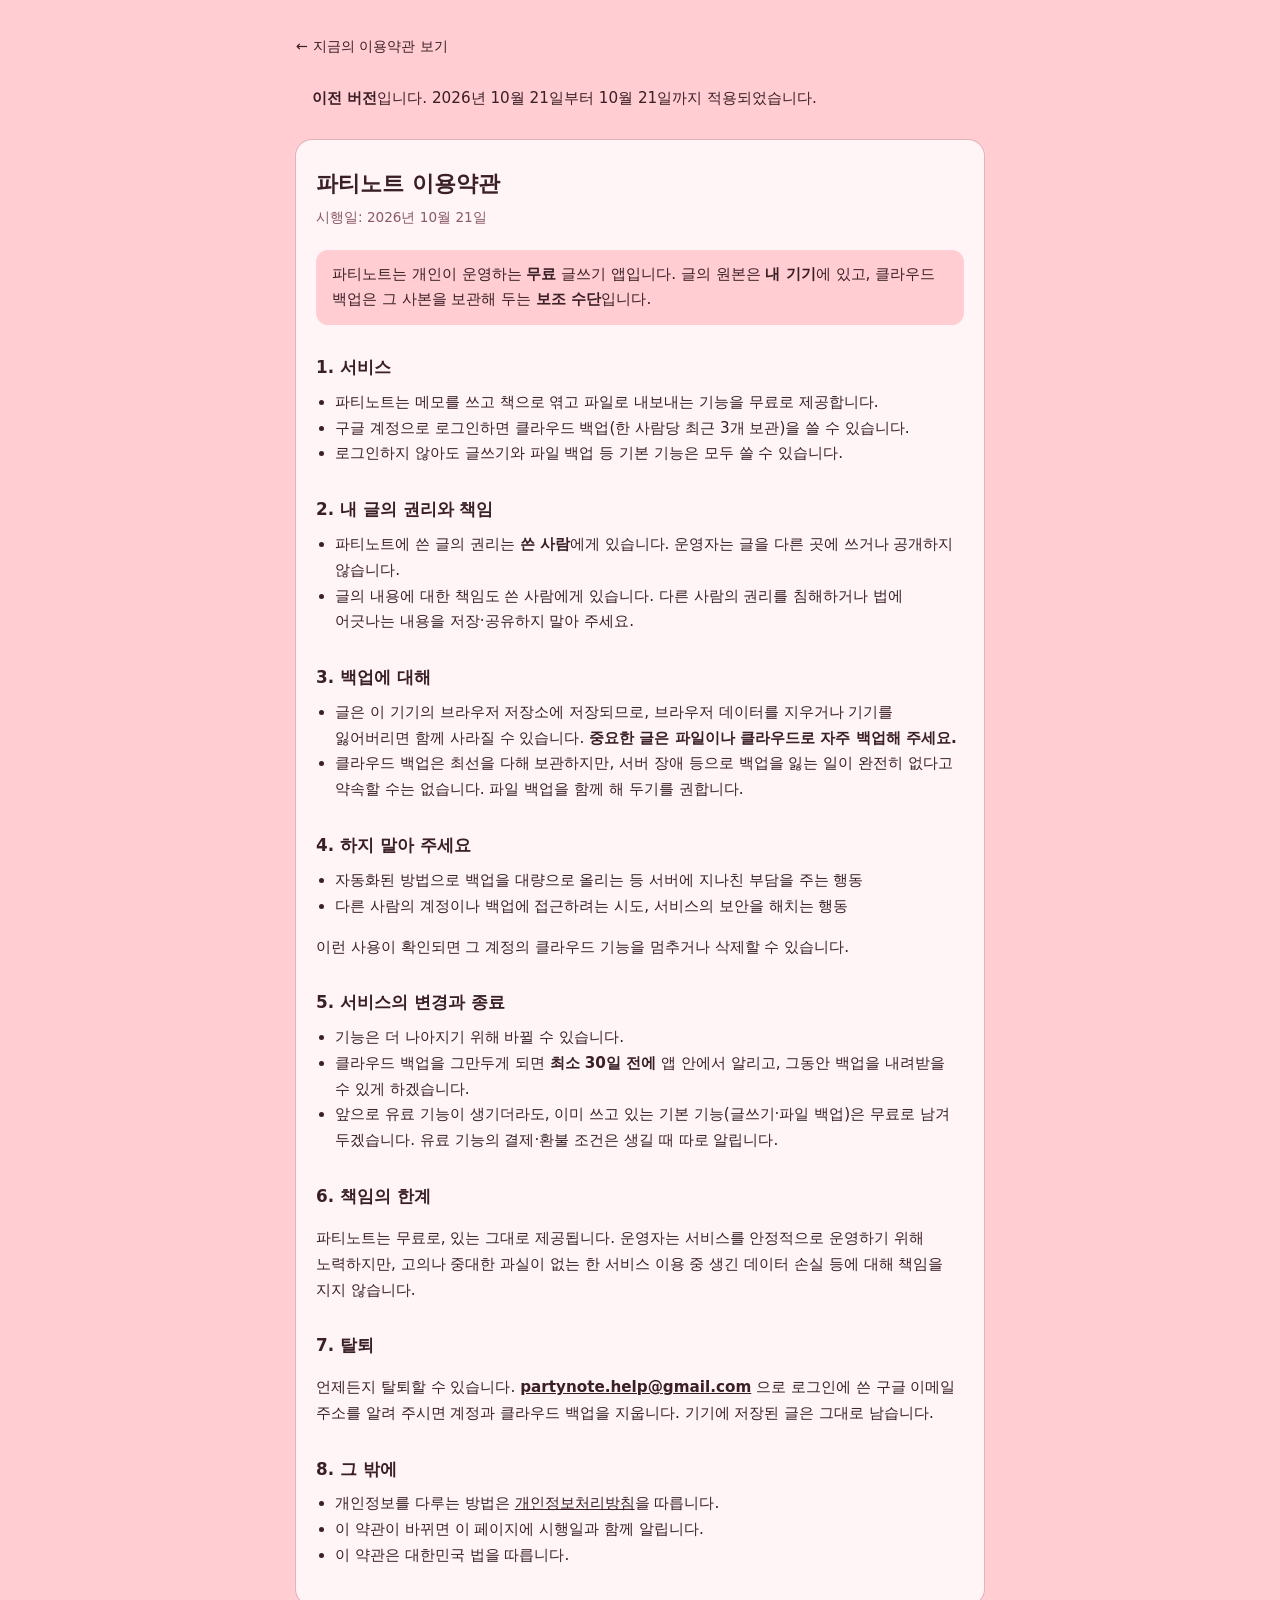
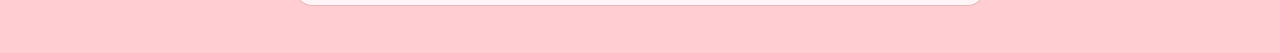
<file: terms-20261021.html>
<!DOCTYPE html>
<html lang="ko">
<head>
    <meta charset="UTF-8">
    <meta name="viewport" content="width=device-width, initial-scale=1.0">
    <meta http-equiv="Content-Security-Policy" content="default-src 'self'; style-src 'self' 'unsafe-inline'; img-src 'self'; object-src 'none'; base-uri 'self'; form-action 'none'">
    <link rel="icon" type="image/png" href="./img/icons/favicon-32.png">
    <title>파티노트 이용약관 (2026.10.21. ~ 2026.10.21.)</title>
    <style>
        :root { --bg: #FFCDD2; --surface: #FFF5F6; --text: #3A1F26; --sub: #8A5A66; --accent: #FF8FAB; --line: #0000001f; }
        * { box-sizing: border-box; }
        body { margin: 0; background: var(--bg); color: var(--text); font-family: system-ui, -apple-system, 'Apple SD Gothic Neo', sans-serif; line-height: 1.7; word-break: keep-all; overflow-wrap: anywhere; }
        main { max-width: 720px; margin: 0 auto; padding: 2rem 1rem 3rem; }
        article { background: var(--surface); border-radius: 1rem; padding: 1.5rem 1.25rem 2rem; box-shadow: 0 0 0 1px var(--line); }
        h1 { font-size: 1.4rem; margin: 0 0 .25rem; }
        h2 { font-size: 1.05rem; margin: 1.75rem 0 .5rem; }
        p, li { font-size: .95rem; }
        ul { padding-left: 1.2rem; margin: .25rem 0; }
        .date { color: var(--sub); font-size: .85rem; margin: 0 0 1.25rem; }
        .summary { background: var(--bg); border-radius: .75rem; padding: .75rem 1rem; }
        table { width: 100%; border-collapse: collapse; font-size: .9rem; margin: .5rem 0; }
        th, td { text-align: left; vertical-align: top; padding: .45rem .5rem; border-bottom: 1px solid var(--line); }
        th { white-space: nowrap; color: var(--sub); font-weight: 600; }
        a { color: inherit; }
        .back { display: inline-block; margin-bottom: 1rem; color: var(--text); text-decoration: none; font-size: .9rem; }
    </style>
</head>
<body>
<main>
    <a class="back" href="./terms.html">← 지금의 이용약관 보기</a>
    <p class="summary" style="margin:0 0 1rem"><b>이전 버전</b>입니다. 2026년 10월 21일부터 10월 21일까지 적용되었습니다.</p>
    <article>
        <h1>파티노트 이용약관</h1>
        <p class="date">시행일: 2026년 10월 21일</p>

        <p class="summary">
            파티노트는 개인이 운영하는 <b>무료</b> 글쓰기 앱입니다.
            글의 원본은 <b>내 기기</b>에 있고, 클라우드 백업은 그 사본을 보관해 두는 <b>보조 수단</b>입니다.
        </p>

        <h2>1. 서비스</h2>
        <ul>
            <li>파티노트는 메모를 쓰고 책으로 엮고 파일로 내보내는 기능을 무료로 제공합니다.</li>
            <li>구글 계정으로 로그인하면 클라우드 백업(한 사람당 최근 3개 보관)을 쓸 수 있습니다.</li>
            <li>로그인하지 않아도 글쓰기와 파일 백업 등 기본 기능은 모두 쓸 수 있습니다.</li>
        </ul>

        <h2>2. 내 글의 권리와 책임</h2>
        <ul>
            <li>파티노트에 쓴 글의 권리는 <b>쓴 사람</b>에게 있습니다. 운영자는 글을 다른 곳에 쓰거나 공개하지 않습니다.</li>
            <li>글의 내용에 대한 책임도 쓴 사람에게 있습니다. 다른 사람의 권리를 침해하거나 법에 어긋나는 내용을 저장·공유하지 말아 주세요.</li>
        </ul>

        <h2>3. 백업에 대해</h2>
        <ul>
            <li>글은 이 기기의 브라우저 저장소에 저장되므로, 브라우저 데이터를 지우거나 기기를 잃어버리면 함께 사라질 수 있습니다. <b>중요한 글은 파일이나 클라우드로 자주 백업해 주세요.</b></li>
            <li>클라우드 백업은 최선을 다해 보관하지만, 서버 장애 등으로 백업을 잃는 일이 완전히 없다고 약속할 수는 없습니다. 파일 백업을 함께 해 두기를 권합니다.</li>
        </ul>

        <h2>4. 하지 말아 주세요</h2>
        <ul>
            <li>자동화된 방법으로 백업을 대량으로 올리는 등 서버에 지나친 부담을 주는 행동</li>
            <li>다른 사람의 계정이나 백업에 접근하려는 시도, 서비스의 보안을 해치는 행동</li>
        </ul>
        <p>이런 사용이 확인되면 그 계정의 클라우드 기능을 멈추거나 삭제할 수 있습니다.</p>

        <h2>5. 서비스의 변경과 종료</h2>
        <ul>
            <li>기능은 더 나아지기 위해 바뀔 수 있습니다.</li>
            <li>클라우드 백업을 그만두게 되면 <b>최소 30일 전에</b> 앱 안에서 알리고, 그동안 백업을 내려받을 수 있게 하겠습니다.</li>
            <li>앞으로 유료 기능이 생기더라도, 이미 쓰고 있는 기본 기능(글쓰기·파일 백업)은 무료로 남겨 두겠습니다. 유료 기능의 결제·환불 조건은 생길 때 따로 알립니다.</li>
        </ul>

        <h2>6. 책임의 한계</h2>
        <p>
            파티노트는 무료로, 있는 그대로 제공됩니다. 운영자는 서비스를 안정적으로 운영하기 위해 노력하지만,
            고의나 중대한 과실이 없는 한 서비스 이용 중 생긴 데이터 손실 등에 대해 책임을 지지 않습니다.
        </p>

        <h2>7. 탈퇴</h2>
        <p>
            언제든지 탈퇴할 수 있습니다. <a href="mailto:partynote.help@gmail.com"><b>partynote.help@gmail.com</b></a> 으로
            로그인에 쓴 구글 이메일 주소를 알려 주시면 계정과 클라우드 백업을 지웁니다. 기기에 저장된 글은 그대로 남습니다.
        </p>

        <h2>8. 그 밖에</h2>
        <ul>
            <li>개인정보를 다루는 방법은 <a href="./privacy.html">개인정보처리방침</a>을 따릅니다.</li>
            <li>이 약관이 바뀌면 이 페이지에 시행일과 함께 알립니다.</li>
            <li>이 약관은 대한민국 법을 따릅니다.</li>
        </ul>
    </article>
</main>
</body>
</html>
</file>
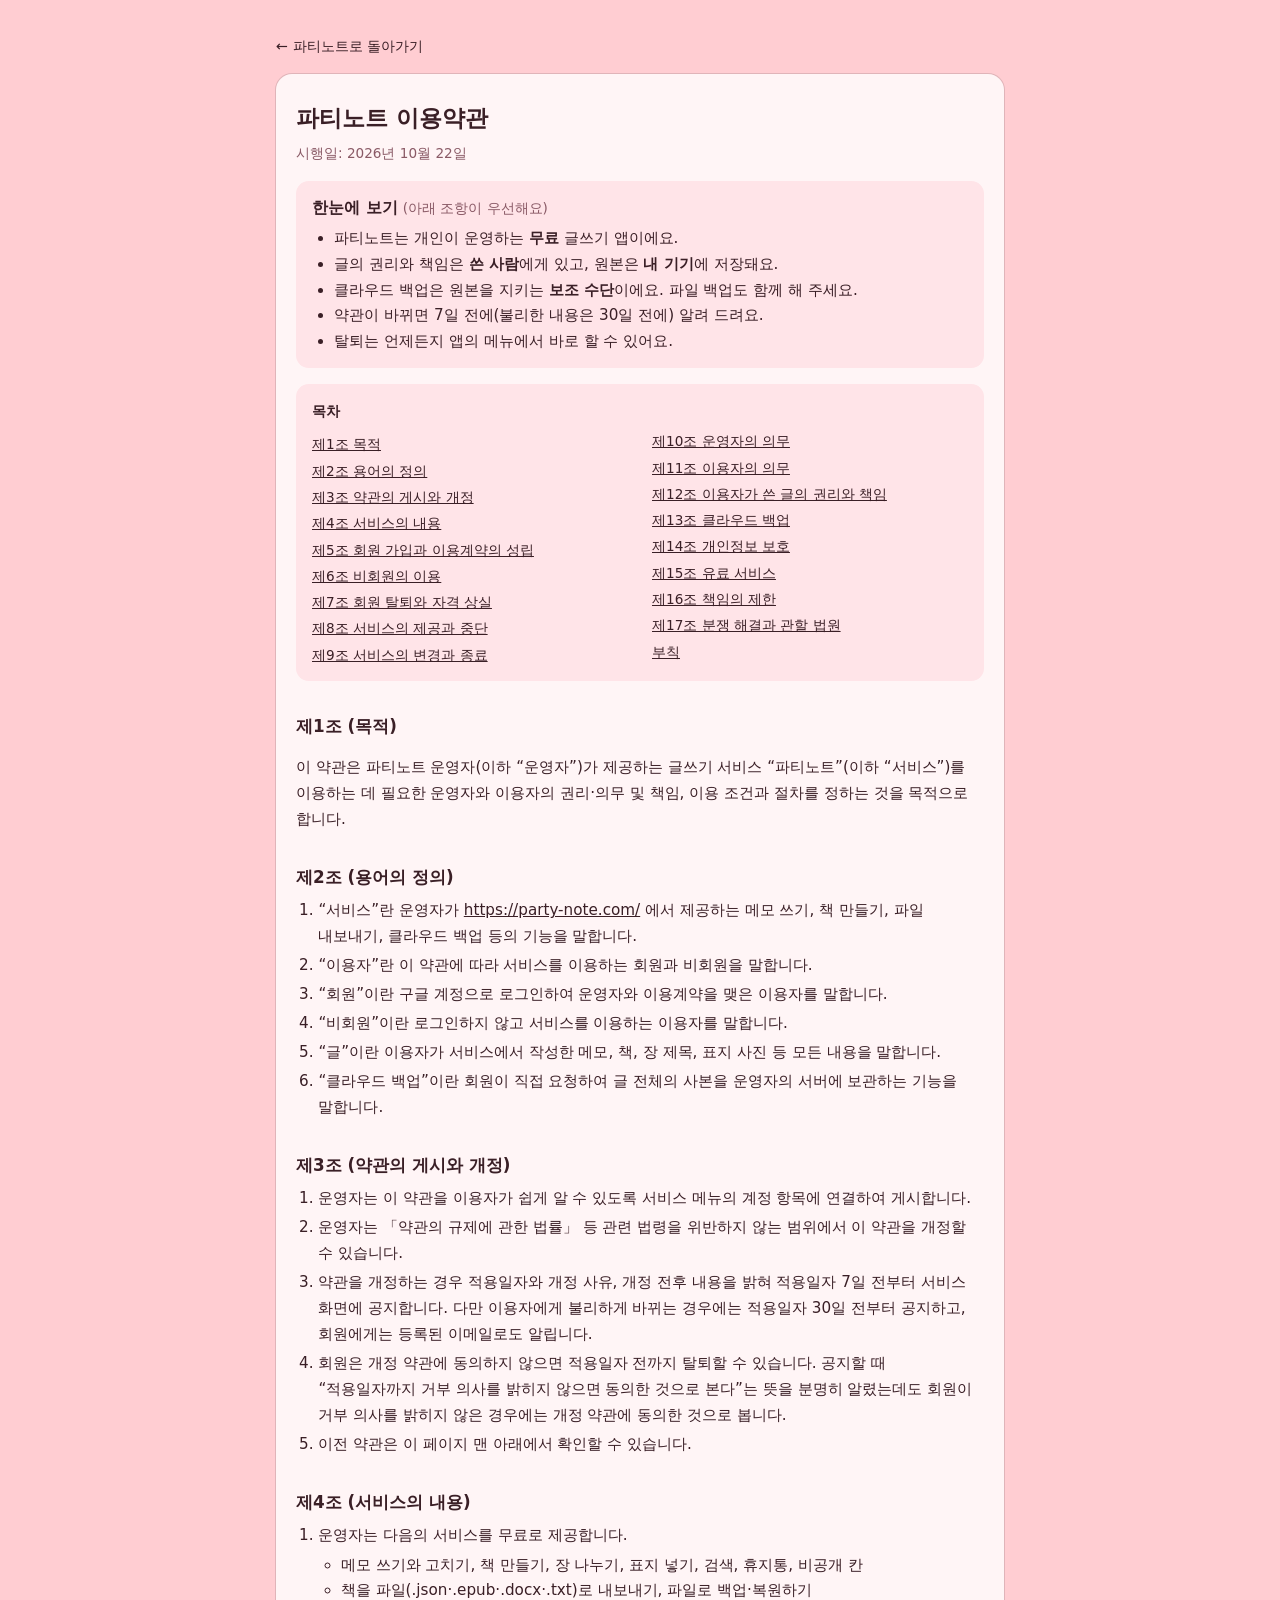
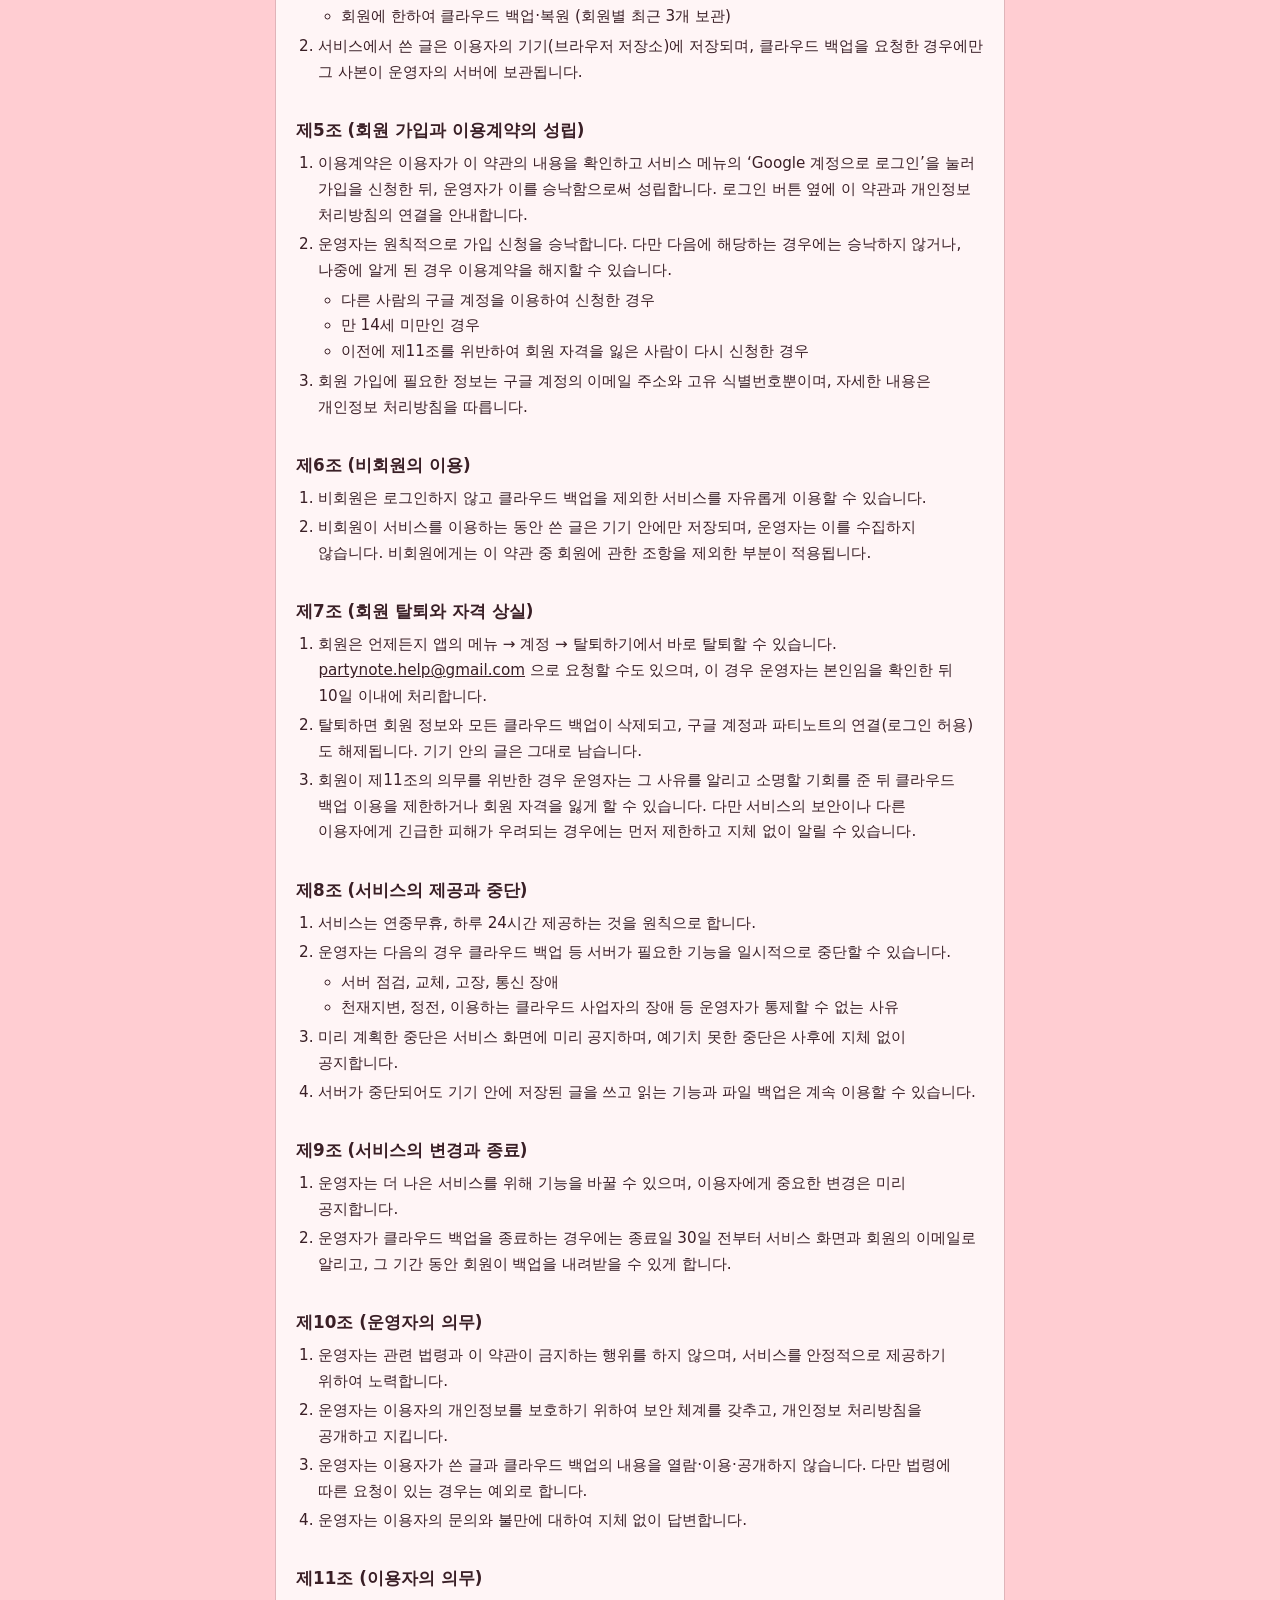
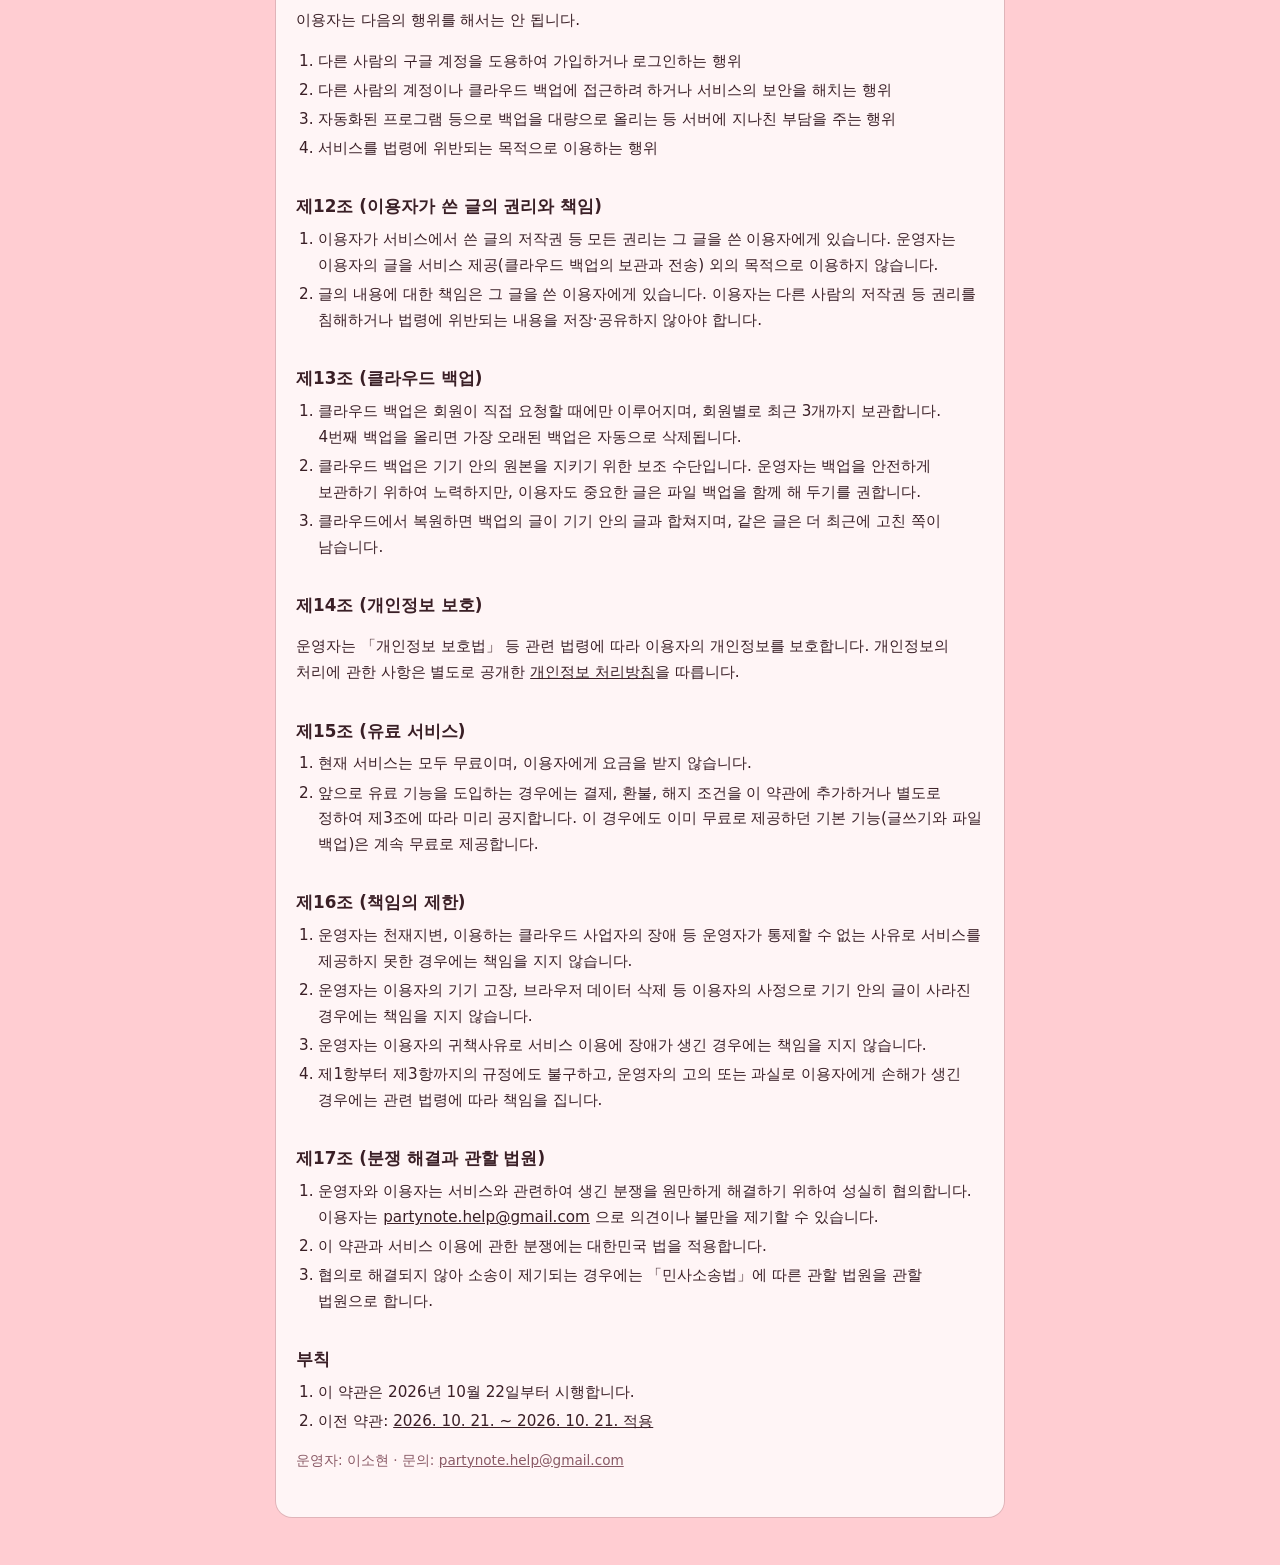
<file: terms.html>
<!DOCTYPE html>
<html lang="ko">
<head>
    <meta charset="UTF-8">
    <meta name="viewport" content="width=device-width, initial-scale=1.0">
    <meta http-equiv="Content-Security-Policy" content="default-src 'self'; style-src 'self' 'unsafe-inline'; img-src 'self'; object-src 'none'; base-uri 'self'; form-action 'none'">
    <link rel="icon" type="image/png" href="./img/icons/favicon-32.png">
    <title>파티노트 이용약관</title>
    <style>
        :root { --bg: #FFCDD2; --surface: #FFF5F6; --text: #3A1F26; --sub: #8A5A66; --accent: #FF8FAB; --line: #0000001f; --soft: #FFE4E8; }
        * { box-sizing: border-box; }
        html { scroll-behavior: smooth; }
        body { margin: 0; background: var(--bg); color: var(--text); font-family: system-ui, -apple-system, 'Apple SD Gothic Neo', sans-serif; line-height: 1.7; word-break: keep-all; overflow-wrap: anywhere; }
        main { max-width: 760px; margin: 0 auto; padding: 2rem 1rem 3rem; }
        article { background: var(--surface); border-radius: 1rem; padding: 1.5rem 1.25rem 2rem; box-shadow: 0 0 0 1px var(--line); }
        h1 { font-size: 1.45rem; margin: 0 0 .25rem; }
        h2 { font-size: 1.05rem; margin: 1.9rem 0 .4rem; scroll-margin-top: 1rem; }
        h3 { font-size: .95rem; margin: 1.5rem 0 .3rem; color: var(--sub); }
        p, li { font-size: .95rem; }
        ol, ul { padding-left: 1.4rem; margin: .25rem 0; }
        ol > li { margin: .2rem 0; }
        a { color: inherit; }
        .date { color: var(--sub); font-size: .85rem; margin: 0 0 1rem; }
        .back { display: inline-block; margin-bottom: 1rem; color: var(--text); text-decoration: none; font-size: .9rem; }
        .summary { background: var(--soft); border-radius: .8rem; padding: .8rem 1rem; margin: 0 0 1rem; }
        .summary ul { margin: .3rem 0 0; }
        nav.toc { background: var(--soft); border-radius: .8rem; padding: .8rem 1rem; margin: 0 0 .5rem; }
        nav.toc b { font-size: .9rem; }
        nav.toc ol { list-style: none; columns: 2; column-gap: 1.5rem; padding-left: 0; margin: .4rem 0 0; }
        nav.toc li { font-size: .85rem; break-inside: avoid; }
        @media (max-width: 520px) { nav.toc ol { columns: 1; } }
        .note { color: var(--sub); font-size: .85rem; }
    </style>
</head>
<body>
<main>
    <a class="back" href="./">← 파티노트로 돌아가기</a>
    <article>
        <h1>파티노트 이용약관</h1>
        <p class="date">시행일: 2026년 10월 22일</p>

        <div class="summary">
            <b>한눈에 보기</b> <span class="note">(아래 조항이 우선해요)</span>
            <ul>
                <li>파티노트는 개인이 운영하는 <b>무료</b> 글쓰기 앱이에요.</li>
                <li>글의 권리와 책임은 <b>쓴 사람</b>에게 있고, 원본은 <b>내 기기</b>에 저장돼요.</li>
                <li>클라우드 백업은 원본을 지키는 <b>보조 수단</b>이에요. 파일 백업도 함께 해 주세요.</li>
                <li>약관이 바뀌면 7일 전에(불리한 내용은 30일 전에) 알려 드려요.</li>
                <li>탈퇴는 언제든지 앱의 메뉴에서 바로 할 수 있어요.</li>
            </ul>
        </div>

        <nav class="toc" aria-label="목차">
            <b>목차</b>
            <ol>
                <li><a href="#a1">제1조 목적</a></li>
                <li><a href="#a2">제2조 용어의 정의</a></li>
                <li><a href="#a3">제3조 약관의 게시와 개정</a></li>
                <li><a href="#a4">제4조 서비스의 내용</a></li>
                <li><a href="#a5">제5조 회원 가입과 이용계약의 성립</a></li>
                <li><a href="#a6">제6조 비회원의 이용</a></li>
                <li><a href="#a7">제7조 회원 탈퇴와 자격 상실</a></li>
                <li><a href="#a8">제8조 서비스의 제공과 중단</a></li>
                <li><a href="#a9">제9조 서비스의 변경과 종료</a></li>
                <li><a href="#a10">제10조 운영자의 의무</a></li>
                <li><a href="#a11">제11조 이용자의 의무</a></li>
                <li><a href="#a12">제12조 이용자가 쓴 글의 권리와 책임</a></li>
                <li><a href="#a13">제13조 클라우드 백업</a></li>
                <li><a href="#a14">제14조 개인정보 보호</a></li>
                <li><a href="#a15">제15조 유료 서비스</a></li>
                <li><a href="#a16">제16조 책임의 제한</a></li>
                <li><a href="#a17">제17조 분쟁 해결과 관할 법원</a></li>
                <li><a href="#a18">부칙</a></li>
            </ol>
        </nav>

        <h2 id="a1">제1조 (목적)</h2>
        <p>이 약관은 파티노트 운영자(이하 “운영자”)가 제공하는 글쓰기 서비스 “파티노트”(이하 “서비스”)를 이용하는 데 필요한 운영자와 이용자의 권리·의무 및 책임, 이용 조건과 절차를 정하는 것을 목적으로 합니다.</p>

        <h2 id="a2">제2조 (용어의 정의)</h2>
        <ol>
            <li>“서비스”란 운영자가 <a href="https://party-note.com/">https://party-note.com/</a> 에서 제공하는 메모 쓰기, 책 만들기, 파일 내보내기, 클라우드 백업 등의 기능을 말합니다.</li>
            <li>“이용자”란 이 약관에 따라 서비스를 이용하는 회원과 비회원을 말합니다.</li>
            <li>“회원”이란 구글 계정으로 로그인하여 운영자와 이용계약을 맺은 이용자를 말합니다.</li>
            <li>“비회원”이란 로그인하지 않고 서비스를 이용하는 이용자를 말합니다.</li>
            <li>“글”이란 이용자가 서비스에서 작성한 메모, 책, 장 제목, 표지 사진 등 모든 내용을 말합니다.</li>
            <li>“클라우드 백업”이란 회원이 직접 요청하여 글 전체의 사본을 운영자의 서버에 보관하는 기능을 말합니다.</li>
        </ol>

        <h2 id="a3">제3조 (약관의 게시와 개정)</h2>
        <ol>
            <li>운영자는 이 약관을 이용자가 쉽게 알 수 있도록 서비스 메뉴의 계정 항목에 연결하여 게시합니다.</li>
            <li>운영자는 「약관의 규제에 관한 법률」 등 관련 법령을 위반하지 않는 범위에서 이 약관을 개정할 수 있습니다.</li>
            <li>약관을 개정하는 경우 적용일자와 개정 사유, 개정 전후 내용을 밝혀 적용일자 7일 전부터 서비스 화면에 공지합니다. 다만 이용자에게 불리하게 바뀌는 경우에는 적용일자 30일 전부터 공지하고, 회원에게는 등록된 이메일로도 알립니다.</li>
            <li>회원은 개정 약관에 동의하지 않으면 적용일자 전까지 탈퇴할 수 있습니다. 공지할 때 “적용일자까지 거부 의사를 밝히지 않으면 동의한 것으로 본다”는 뜻을 분명히 알렸는데도 회원이 거부 의사를 밝히지 않은 경우에는 개정 약관에 동의한 것으로 봅니다.</li>
            <li>이전 약관은 이 페이지 맨 아래에서 확인할 수 있습니다.</li>
        </ol>

        <h2 id="a4">제4조 (서비스의 내용)</h2>
        <ol>
            <li>운영자는 다음의 서비스를 무료로 제공합니다.
                <ul>
                    <li>메모 쓰기와 고치기, 책 만들기, 장 나누기, 표지 넣기, 검색, 휴지통, 비공개 칸</li>
                    <li>책을 파일(.json·.epub·.docx·.txt)로 내보내기, 파일로 백업·복원하기</li>
                    <li>회원에 한하여 클라우드 백업·복원 (회원별 최근 3개 보관)</li>
                </ul>
            </li>
            <li>서비스에서 쓴 글은 이용자의 기기(브라우저 저장소)에 저장되며, 클라우드 백업을 요청한 경우에만 그 사본이 운영자의 서버에 보관됩니다.</li>
        </ol>

        <h2 id="a5">제5조 (회원 가입과 이용계약의 성립)</h2>
        <ol>
            <li>이용계약은 이용자가 이 약관의 내용을 확인하고 서비스 메뉴의 ‘Google 계정으로 로그인’을 눌러 가입을 신청한 뒤, 운영자가 이를 승낙함으로써 성립합니다. 로그인 버튼 옆에 이 약관과 개인정보 처리방침의 연결을 안내합니다.</li>
            <li>운영자는 원칙적으로 가입 신청을 승낙합니다. 다만 다음에 해당하는 경우에는 승낙하지 않거나, 나중에 알게 된 경우 이용계약을 해지할 수 있습니다.
                <ul>
                    <li>다른 사람의 구글 계정을 이용하여 신청한 경우</li>
                    <li>만 14세 미만인 경우</li>
                    <li>이전에 제11조를 위반하여 회원 자격을 잃은 사람이 다시 신청한 경우</li>
                </ul>
            </li>
            <li>회원 가입에 필요한 정보는 구글 계정의 이메일 주소와 고유 식별번호뿐이며, 자세한 내용은 개인정보 처리방침을 따릅니다.</li>
        </ol>

        <h2 id="a6">제6조 (비회원의 이용)</h2>
        <ol>
            <li>비회원은 로그인하지 않고 클라우드 백업을 제외한 서비스를 자유롭게 이용할 수 있습니다.</li>
            <li>비회원이 서비스를 이용하는 동안 쓴 글은 기기 안에만 저장되며, 운영자는 이를 수집하지 않습니다. 비회원에게는 이 약관 중 회원에 관한 조항을 제외한 부분이 적용됩니다.</li>
        </ol>

        <h2 id="a7">제7조 (회원 탈퇴와 자격 상실)</h2>
        <ol>
            <li>회원은 언제든지 앱의 메뉴 → 계정 → 탈퇴하기에서 바로 탈퇴할 수 있습니다. <a href="mailto:partynote.help@gmail.com">partynote.help@gmail.com</a> 으로 요청할 수도 있으며, 이 경우 운영자는 본인임을 확인한 뒤 10일 이내에 처리합니다.</li>
            <li>탈퇴하면 회원 정보와 모든 클라우드 백업이 삭제되고, 구글 계정과 파티노트의 연결(로그인 허용)도 해제됩니다. 기기 안의 글은 그대로 남습니다.</li>
            <li>회원이 제11조의 의무를 위반한 경우 운영자는 그 사유를 알리고 소명할 기회를 준 뒤 클라우드 백업 이용을 제한하거나 회원 자격을 잃게 할 수 있습니다. 다만 서비스의 보안이나 다른 이용자에게 긴급한 피해가 우려되는 경우에는 먼저 제한하고 지체 없이 알릴 수 있습니다.</li>
        </ol>

        <h2 id="a8">제8조 (서비스의 제공과 중단)</h2>
        <ol>
            <li>서비스는 연중무휴, 하루 24시간 제공하는 것을 원칙으로 합니다.</li>
            <li>운영자는 다음의 경우 클라우드 백업 등 서버가 필요한 기능을 일시적으로 중단할 수 있습니다.
                <ul>
                    <li>서버 점검, 교체, 고장, 통신 장애</li>
                    <li>천재지변, 정전, 이용하는 클라우드 사업자의 장애 등 운영자가 통제할 수 없는 사유</li>
                </ul>
            </li>
            <li>미리 계획한 중단은 서비스 화면에 미리 공지하며, 예기치 못한 중단은 사후에 지체 없이 공지합니다.</li>
            <li>서버가 중단되어도 기기 안에 저장된 글을 쓰고 읽는 기능과 파일 백업은 계속 이용할 수 있습니다.</li>
        </ol>

        <h2 id="a9">제9조 (서비스의 변경과 종료)</h2>
        <ol>
            <li>운영자는 더 나은 서비스를 위해 기능을 바꿀 수 있으며, 이용자에게 중요한 변경은 미리 공지합니다.</li>
            <li>운영자가 클라우드 백업을 종료하는 경우에는 종료일 30일 전부터 서비스 화면과 회원의 이메일로 알리고, 그 기간 동안 회원이 백업을 내려받을 수 있게 합니다.</li>
        </ol>

        <h2 id="a10">제10조 (운영자의 의무)</h2>
        <ol>
            <li>운영자는 관련 법령과 이 약관이 금지하는 행위를 하지 않으며, 서비스를 안정적으로 제공하기 위하여 노력합니다.</li>
            <li>운영자는 이용자의 개인정보를 보호하기 위하여 보안 체계를 갖추고, 개인정보 처리방침을 공개하고 지킵니다.</li>
            <li>운영자는 이용자가 쓴 글과 클라우드 백업의 내용을 열람·이용·공개하지 않습니다. 다만 법령에 따른 요청이 있는 경우는 예외로 합니다.</li>
            <li>운영자는 이용자의 문의와 불만에 대하여 지체 없이 답변합니다.</li>
        </ol>

        <h2 id="a11">제11조 (이용자의 의무)</h2>
        <p>이용자는 다음의 행위를 해서는 안 됩니다.</p>
        <ol>
            <li>다른 사람의 구글 계정을 도용하여 가입하거나 로그인하는 행위</li>
            <li>다른 사람의 계정이나 클라우드 백업에 접근하려 하거나 서비스의 보안을 해치는 행위</li>
            <li>자동화된 프로그램 등으로 백업을 대량으로 올리는 등 서버에 지나친 부담을 주는 행위</li>
            <li>서비스를 법령에 위반되는 목적으로 이용하는 행위</li>
        </ol>

        <h2 id="a12">제12조 (이용자가 쓴 글의 권리와 책임)</h2>
        <ol>
            <li>이용자가 서비스에서 쓴 글의 저작권 등 모든 권리는 그 글을 쓴 이용자에게 있습니다. 운영자는 이용자의 글을 서비스 제공(클라우드 백업의 보관과 전송) 외의 목적으로 이용하지 않습니다.</li>
            <li>글의 내용에 대한 책임은 그 글을 쓴 이용자에게 있습니다. 이용자는 다른 사람의 저작권 등 권리를 침해하거나 법령에 위반되는 내용을 저장·공유하지 않아야 합니다.</li>
        </ol>

        <h2 id="a13">제13조 (클라우드 백업)</h2>
        <ol>
            <li>클라우드 백업은 회원이 직접 요청할 때에만 이루어지며, 회원별로 최근 3개까지 보관합니다. 4번째 백업을 올리면 가장 오래된 백업은 자동으로 삭제됩니다.</li>
            <li>클라우드 백업은 기기 안의 원본을 지키기 위한 보조 수단입니다. 운영자는 백업을 안전하게 보관하기 위하여 노력하지만, 이용자도 중요한 글은 파일 백업을 함께 해 두기를 권합니다.</li>
            <li>클라우드에서 복원하면 백업의 글이 기기 안의 글과 합쳐지며, 같은 글은 더 최근에 고친 쪽이 남습니다.</li>
        </ol>

        <h2 id="a14">제14조 (개인정보 보호)</h2>
        <p>운영자는 「개인정보 보호법」 등 관련 법령에 따라 이용자의 개인정보를 보호합니다. 개인정보의 처리에 관한 사항은 별도로 공개한 <a href="./privacy.html">개인정보 처리방침</a>을 따릅니다.</p>

        <h2 id="a15">제15조 (유료 서비스)</h2>
        <ol>
            <li>현재 서비스는 모두 무료이며, 이용자에게 요금을 받지 않습니다.</li>
            <li>앞으로 유료 기능을 도입하는 경우에는 결제, 환불, 해지 조건을 이 약관에 추가하거나 별도로 정하여 제3조에 따라 미리 공지합니다. 이 경우에도 이미 무료로 제공하던 기본 기능(글쓰기와 파일 백업)은 계속 무료로 제공합니다.</li>
        </ol>

        <h2 id="a16">제16조 (책임의 제한)</h2>
        <ol>
            <li>운영자는 천재지변, 이용하는 클라우드 사업자의 장애 등 운영자가 통제할 수 없는 사유로 서비스를 제공하지 못한 경우에는 책임을 지지 않습니다.</li>
            <li>운영자는 이용자의 기기 고장, 브라우저 데이터 삭제 등 이용자의 사정으로 기기 안의 글이 사라진 경우에는 책임을 지지 않습니다.</li>
            <li>운영자는 이용자의 귀책사유로 서비스 이용에 장애가 생긴 경우에는 책임을 지지 않습니다.</li>
            <li>제1항부터 제3항까지의 규정에도 불구하고, 운영자의 고의 또는 과실로 이용자에게 손해가 생긴 경우에는 관련 법령에 따라 책임을 집니다.</li>
        </ol>

        <h2 id="a17">제17조 (분쟁 해결과 관할 법원)</h2>
        <ol>
            <li>운영자와 이용자는 서비스와 관련하여 생긴 분쟁을 원만하게 해결하기 위하여 성실히 협의합니다. 이용자는 <a href="mailto:partynote.help@gmail.com">partynote.help@gmail.com</a> 으로 의견이나 불만을 제기할 수 있습니다.</li>
            <li>이 약관과 서비스 이용에 관한 분쟁에는 대한민국 법을 적용합니다.</li>
            <li>협의로 해결되지 않아 소송이 제기되는 경우에는 「민사소송법」에 따른 관할 법원을 관할 법원으로 합니다.</li>
        </ol>

        <h2 id="a18">부칙</h2>
        <ol>
            <li>이 약관은 2026년 10월 22일부터 시행합니다.</li>
            <li>이전 약관: <a href="./terms-20261021.html">2026. 10. 21. ~ 2026. 10. 21. 적용</a></li>
        </ol>
        <p class="note">운영자: 이소현 · 문의: <a href="mailto:partynote.help@gmail.com">partynote.help@gmail.com</a></p>
    </article>
</main>
</body>
</html>
</file>
